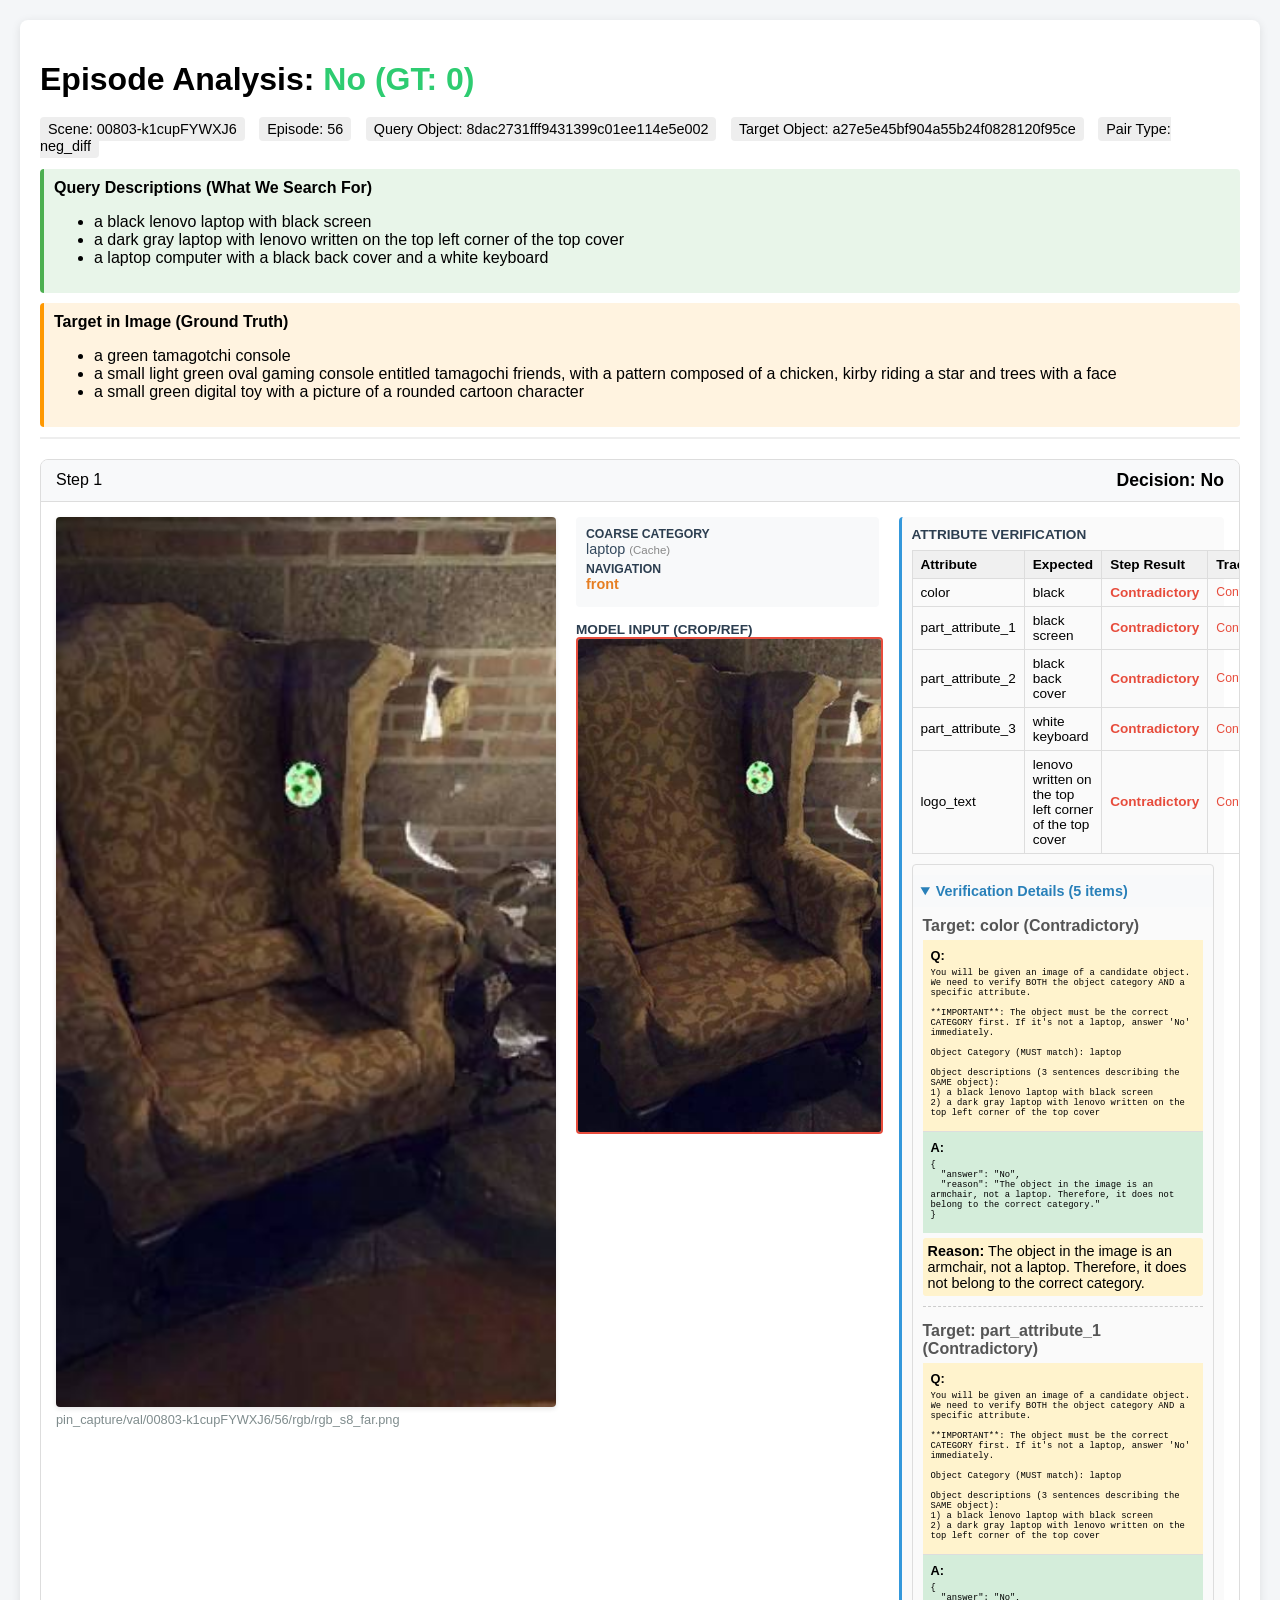
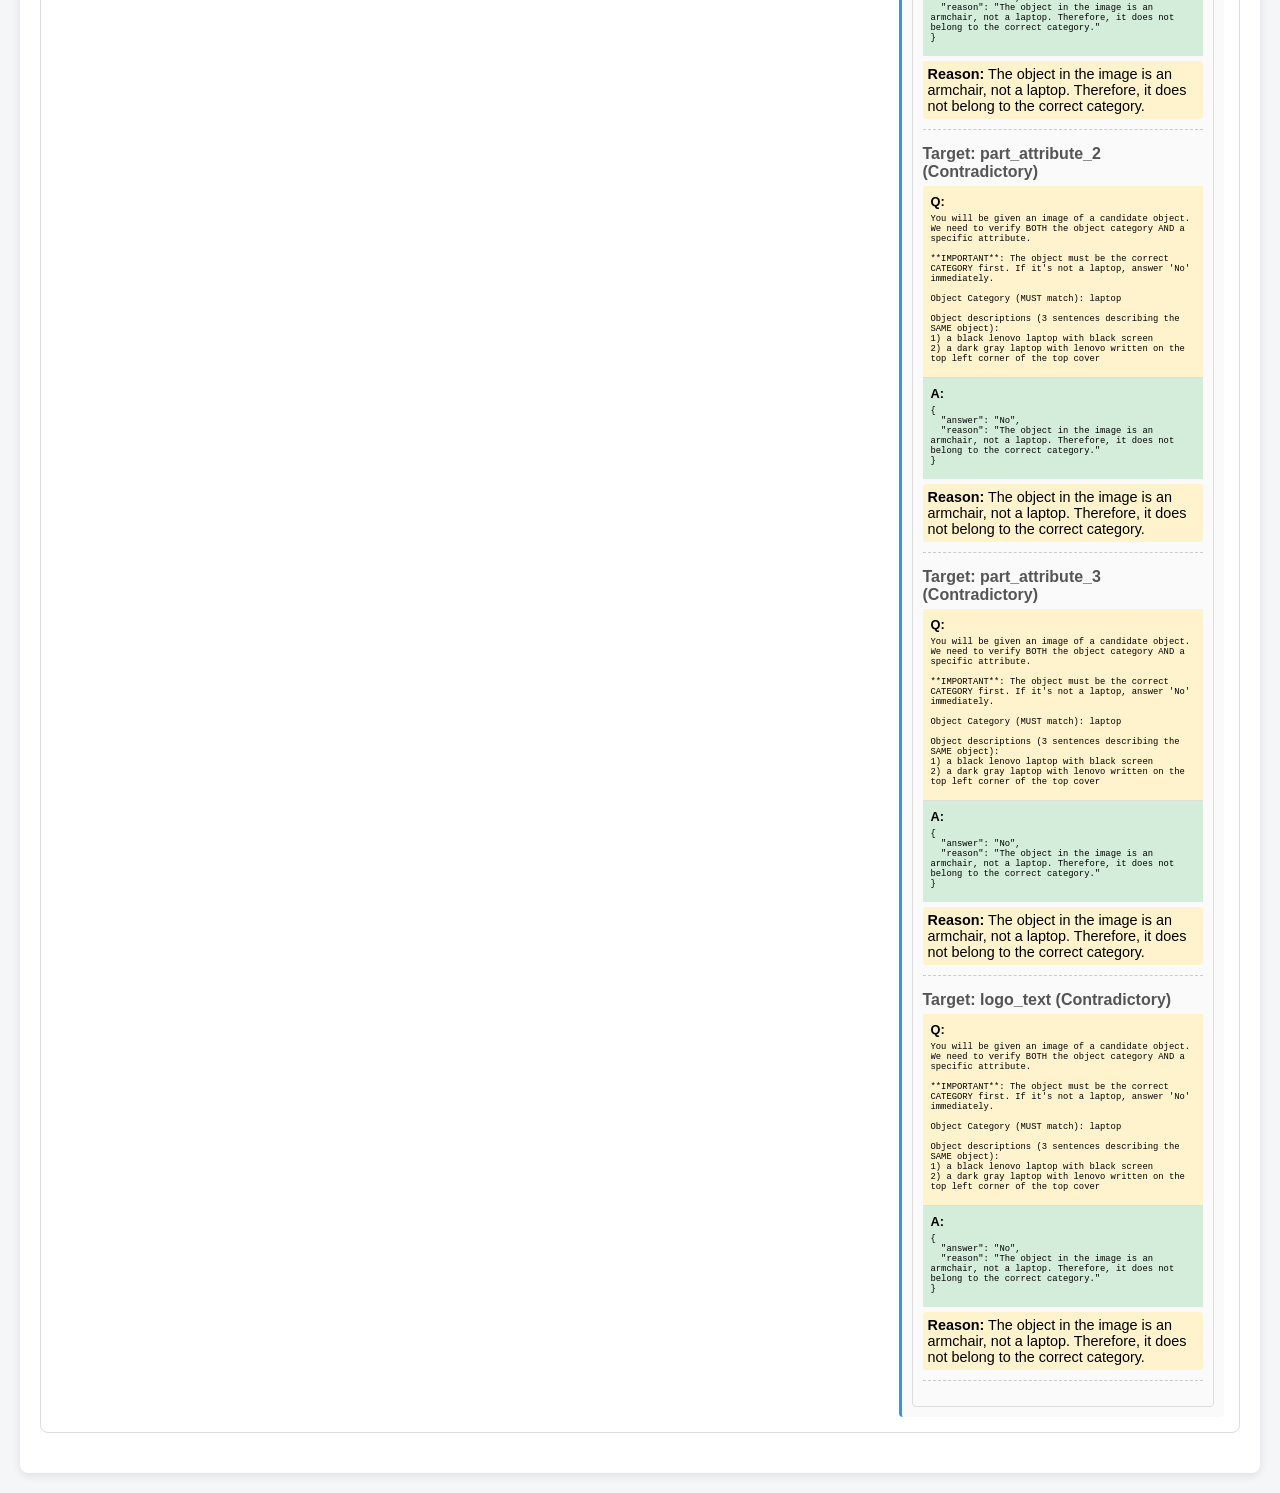
<file: project-page/static/demos/demo_neg_diff_correct.html>
<html>
        <head>
            <style>
                body { font-family: 'Segoe UI', sans-serif; background-color: #f4f6f8; margin: 20px; }
                .container { background: white; padding: 20px; border-radius: 8px; box-shadow: 0 2px 10px rgba(0,0,0,0.1); max-width: 1400px; margin: 0 auto; }
                .header { border-bottom: 2px solid #eee; padding-bottom: 10px; margin-bottom: 20px; }
                .meta-tags span { background: #eee; padding: 4px 8px; border-radius: 4px; font-size: 0.9em; margin-right: 10px; }
                
                .step-card { background: #fff; border: 1px solid #ddd; border-radius: 8px; margin-bottom: 20px; overflow: hidden; }
                .step-header { background: #f8f9fa; padding: 10px 15px; border-bottom: 1px solid #ddd; display: flex; justify-content: space-between; align-items: center; }
                
                .step-body { display: flex; flex-wrap: wrap; gap: 20px; padding: 15px; align-items: flex-start; }
                
                /* Column 1: Main View */
                .col-main { flex: 2; min-width: 300px; max-width: 500px; }
                .col-main img { width: 100%; border-radius: 4px; box-shadow: 0 2px 5px rgba(0,0,0,0.1); }
                .path-text { font-size: 0.8em; color: #7f8c8d; margin-top: 5px; word-break: break-all; }
                
                /* Column 2: Model Input & Config */
                .col-mid { flex: 1; min-width: 200px; display: flex; flex-direction: column; gap: 15px; }
                .crop-box img { width: 100%; border: 2px solid #e74c3c; border-radius: 4px; }
                .info-panel { background: #f8f9fa; padding: 10px; border-radius: 4px; font-size: 0.9em; }
                .info-label { font-weight: bold; color: #2c3e50; font-size: 0.85em; text-transform: uppercase; }
                .info-val { margin-bottom: 5px; color: #34495e; }

                /* Column 3: State & Prompts */
                .col-right { flex: 1; min-width: 250px; background: #fafafa; padding: 10px; border-radius: 4px; border-left: 3px solid #3498db; }
                .tracker-state { white-space: pre-wrap; font-family: monospace; font-size: 0.85em; color: #2c3e50; }
                
                /* Collapsible Prompts */
                details { margin-top: 10px; border-top: 1px solid #ddd; padding-top: 10px; }
                summary { cursor: pointer; color: #2980b9; font-weight: bold; outline: none; }
                .prompt-list ul { padding-left: 20px; margin: 5px 0; font-size: 0.9em; color: #555; }
                
                .decision { font-size: 1.1em; font-weight: bold; }
                .nav-arrow { color: #e67e22; font-weight: bold; }
                
                /* Attribute Table */
                .attr-table { width: 100%; border-collapse: collapse; font-size: 0.85em; margin-top: 8px; }
                .attr-table th, .attr-table td { border: 1px solid #ddd; padding: 6px 8px; text-align: left; }
                .attr-table th { background: #f0f0f0; font-weight: bold; }
                .attr-table tr:nth-child(even) { background: #fafafa; }
                
                /* Vote Status */
                .vote-status { margin-top: 10px; padding: 5px 8px; background: #e8f4f8; border-radius: 4px; font-size: 0.85em; font-weight: bold; color: #2c3e50; }
                
                /* Dialogue Sections */
                .dialogue-section { margin-top: 10px; border: 1px solid #ddd; border-radius: 4px; }
                .dialogue-section summary { padding: 8px; background: #f8f9fa; cursor: pointer; font-size: 0.9em; }
                .dialogue-section summary:hover { background: #e9ecef; }
                .prompt-box, .response-box { padding: 8px; font-size: 0.8em; }
                .prompt-box { background: #fff3cd; border-bottom: 1px solid #ddd; }
                .response-box { background: #d4edda; }
                .prompt-box pre, .response-box pre { white-space: pre-wrap; word-wrap: break-word; margin: 5px 0; font-size: 0.85em; max-height: 150px; overflow-y: auto; }
            </style>
        </head>
        <body>
            <div class="container">
                <div class="header">
                    <h1>Episode Analysis: <span style="color: #2ecc71">No (GT: 0)</span></h1>
                    <div class="meta-tags">
                        <span>Scene: 00803-k1cupFYWXJ6</span>
                        <span>Episode: 56</span>
                        <span>Query Object: 8dac2731fff9431399c01ee114e5e002</span>
                        <span>Target Object: a27e5e45bf904a55b24f0828120f95ce</span>
                        <span>Pair Type: neg_diff</span>
                    </div>
                    <div style="margin-top: 15px; background:#e8f5e9; padding:10px; border-radius:4px; border-left: 4px solid #4caf50;">
                        <h3 style="margin:0 0 10px 0; font-size:1em;">Query Descriptions (What We Search For)</h3>
                        <ul><li>a black lenovo laptop with black screen</li><li>a dark gray laptop with lenovo written on the top left corner of the top cover</li><li>a laptop computer with a black back cover and a white keyboard</li></ul>
                    </div>
                    <div style="margin-top: 10px; background:#fff3e0; padding:10px; border-radius:4px; border-left: 4px solid #ff9800;">
                        <h3 style="margin:0 0 10px 0; font-size:1em;">Target in Image (Ground Truth)</h3>
                        <ul><li>a green tamagotchi console</li><li>a small light green oval gaming console entitled tamagochi friends, with a pattern composed of a chicken, kirby riding a star and trees with a face </li><li>a small green digital toy with a picture of a rounded cartoon character</li></ul>
                    </div>
                </div>
        
            <div class='step-card'>
                <div class='step-header'>
                    <span>Step 1</span>
                    <span class='decision'>Decision: No</span>
                </div>
                <div class='step-body'>
                    <!-- Col 1 -->
                    <div class='col-main'>
                        <img src='[data-uri]' alt='Main View'>
                        <div class='path-text'>pin_capture/val/00803-k1cupFYWXJ6/56/rgb/rgb_s8_far.png</div>
                    </div>

                    <!-- Col 2 -->
                    <div class='col-mid'>
                        <div class='info-panel'>
                            <div class='info-label'>Coarse Category</div>
                            <div class='info-val'>laptop <span style='font-size:0.8em; color:#888'>(Cache)</span></div>
                            <div class='info-label'>Navigation</div>
                            <div class='info-val nav-arrow'>front</div>
                            <!-- NBV Debug -->
                            
                        </div>
                        
                    <div class='crop-box'>
                        <div class='info-label'>Model Input (Crop/Ref)</div>
                        <img src='[data-uri]'>
                    </div>
                    
                    </div>

                    <!-- Col 3 -->
                    <div class='col-right'>
                        <div class='info-label'>Attribute Verification</div>
                        
                <table class='attr-table'>
                    <thead><tr><th>Attribute</th><th>Expected</th><th>Step Result</th><th>Tracker</th></tr></thead>
                    <tbody>
                <tr>
                    <td>color</td>
                    <td>black</td>
                    <td style='color:#e74c3c;font-weight:bold;'>Contradictory</td>
                    <td style='color:#e74c3c;font-size:0.9em;'>Contradictory</td>
                </tr>
                
                <tr>
                    <td>part_attribute_1</td>
                    <td>black screen</td>
                    <td style='color:#e74c3c;font-weight:bold;'>Contradictory</td>
                    <td style='color:#e74c3c;font-size:0.9em;'>Contradictory</td>
                </tr>
                
                <tr>
                    <td>part_attribute_2</td>
                    <td>black back cover</td>
                    <td style='color:#e74c3c;font-weight:bold;'>Contradictory</td>
                    <td style='color:#e74c3c;font-size:0.9em;'>Contradictory</td>
                </tr>
                
                <tr>
                    <td>part_attribute_3</td>
                    <td>white keyboard</td>
                    <td style='color:#e74c3c;font-weight:bold;'>Contradictory</td>
                    <td style='color:#e74c3c;font-size:0.9em;'>Contradictory</td>
                </tr>
                
                <tr>
                    <td>logo_text</td>
                    <td>lenovo written on the top left corner of the top cover</td>
                    <td style='color:#e74c3c;font-weight:bold;'>Contradictory</td>
                    <td style='color:#e74c3c;font-size:0.9em;'>Contradictory</td>
                </tr>
                </tbody>
                </table>
                
                        
                        
                <details class='dialogue-section' open>
                    <summary>Verification Details (5 items)</summary>
                    <div style="padding:10px;">
                        
                    <div style="margin-bottom:15px; border-bottom:1px dashed #ccc; padding-bottom:10px;">
                        <div style="font-weight:bold; color:#555; margin-bottom:5px;">Target: color (Contradictory)</div>
                        <div class='prompt-box'><strong>Q:</strong><pre>You will be given an image of a candidate object.
We need to verify BOTH the object category AND a specific attribute.

**IMPORTANT**: The object must be the correct CATEGORY first. If it's not a laptop, answer 'No' immediately.

Object Category (MUST match): laptop

Object descriptions (3 sentences describing the SAME object):
1) a black lenovo laptop with black screen
2) a dark gray laptop with lenovo written on the top left corner of the top cover
3) a laptop computer with a black back cover and a white keyboard

Attribute to verify:
color = black

Answer in JSON format:
{"answer": "Yes/No/Unsure", "reason": "brief explanation"}

Rules:
- FIRST check: Is the object in the image a laptop? If NOT, say 'No'.
- If it IS the correct category, then check the attribute.
- If the attribute matches the expected value, say 'Yes'.
- If the attribute is visible but has a DIFFERENT value (e.g. red instead of blue), say 'No'.
- If the attribute is NOT visible due to angle/occlusion, say 'Unsure'.
</pre></div>
                        <div class='response-box'><strong>A:</strong><pre>{
  "answer": "No",
  "reason": "The object in the image is an armchair, not a laptop. Therefore, it does not belong to the correct category."
}</pre></div>
                        <div style='background:#fff3cd; padding:5px; border-radius:3px; margin-top:5px; font-size:0.9em;'><strong>Reason:</strong> The object in the image is an armchair, not a laptop. Therefore, it does not belong to the correct category.</div>
                    </div>
                    
                    <div style="margin-bottom:15px; border-bottom:1px dashed #ccc; padding-bottom:10px;">
                        <div style="font-weight:bold; color:#555; margin-bottom:5px;">Target: part_attribute_1 (Contradictory)</div>
                        <div class='prompt-box'><strong>Q:</strong><pre>You will be given an image of a candidate object.
We need to verify BOTH the object category AND a specific attribute.

**IMPORTANT**: The object must be the correct CATEGORY first. If it's not a laptop, answer 'No' immediately.

Object Category (MUST match): laptop

Object descriptions (3 sentences describing the SAME object):
1) a black lenovo laptop with black screen
2) a dark gray laptop with lenovo written on the top left corner of the top cover
3) a laptop computer with a black back cover and a white keyboard

Attribute to verify:
part_attribute_1 = black screen

Answer in JSON format:
{"answer": "Yes/No/Unsure", "reason": "brief explanation"}

Rules:
- FIRST check: Is the object in the image a laptop? If NOT, say 'No'.
- If it IS the correct category, then check the attribute.
- If the attribute matches the expected value, say 'Yes'.
- If the attribute is visible but has a DIFFERENT value (e.g. red instead of blue), say 'No'.
- If the attribute is NOT visible due to angle/occlusion, say 'Unsure'.
</pre></div>
                        <div class='response-box'><strong>A:</strong><pre>{
  "answer": "No",
  "reason": "The object in the image is an armchair, not a laptop. Therefore, it does not belong to the correct category."
}</pre></div>
                        <div style='background:#fff3cd; padding:5px; border-radius:3px; margin-top:5px; font-size:0.9em;'><strong>Reason:</strong> The object in the image is an armchair, not a laptop. Therefore, it does not belong to the correct category.</div>
                    </div>
                    
                    <div style="margin-bottom:15px; border-bottom:1px dashed #ccc; padding-bottom:10px;">
                        <div style="font-weight:bold; color:#555; margin-bottom:5px;">Target: part_attribute_2 (Contradictory)</div>
                        <div class='prompt-box'><strong>Q:</strong><pre>You will be given an image of a candidate object.
We need to verify BOTH the object category AND a specific attribute.

**IMPORTANT**: The object must be the correct CATEGORY first. If it's not a laptop, answer 'No' immediately.

Object Category (MUST match): laptop

Object descriptions (3 sentences describing the SAME object):
1) a black lenovo laptop with black screen
2) a dark gray laptop with lenovo written on the top left corner of the top cover
3) a laptop computer with a black back cover and a white keyboard

Attribute to verify:
part_attribute_2 = black back cover

Answer in JSON format:
{"answer": "Yes/No/Unsure", "reason": "brief explanation"}

Rules:
- FIRST check: Is the object in the image a laptop? If NOT, say 'No'.
- If it IS the correct category, then check the attribute.
- If the attribute matches the expected value, say 'Yes'.
- If the attribute is visible but has a DIFFERENT value (e.g. red instead of blue), say 'No'.
- If the attribute is NOT visible due to angle/occlusion, say 'Unsure'.
</pre></div>
                        <div class='response-box'><strong>A:</strong><pre>{
  "answer": "No",
  "reason": "The object in the image is an armchair, not a laptop. Therefore, it does not belong to the correct category."
}</pre></div>
                        <div style='background:#fff3cd; padding:5px; border-radius:3px; margin-top:5px; font-size:0.9em;'><strong>Reason:</strong> The object in the image is an armchair, not a laptop. Therefore, it does not belong to the correct category.</div>
                    </div>
                    
                    <div style="margin-bottom:15px; border-bottom:1px dashed #ccc; padding-bottom:10px;">
                        <div style="font-weight:bold; color:#555; margin-bottom:5px;">Target: part_attribute_3 (Contradictory)</div>
                        <div class='prompt-box'><strong>Q:</strong><pre>You will be given an image of a candidate object.
We need to verify BOTH the object category AND a specific attribute.

**IMPORTANT**: The object must be the correct CATEGORY first. If it's not a laptop, answer 'No' immediately.

Object Category (MUST match): laptop

Object descriptions (3 sentences describing the SAME object):
1) a black lenovo laptop with black screen
2) a dark gray laptop with lenovo written on the top left corner of the top cover
3) a laptop computer with a black back cover and a white keyboard

Attribute to verify:
part_attribute_3 = white keyboard

Answer in JSON format:
{"answer": "Yes/No/Unsure", "reason": "brief explanation"}

Rules:
- FIRST check: Is the object in the image a laptop? If NOT, say 'No'.
- If it IS the correct category, then check the attribute.
- If the attribute matches the expected value, say 'Yes'.
- If the attribute is visible but has a DIFFERENT value (e.g. red instead of blue), say 'No'.
- If the attribute is NOT visible due to angle/occlusion, say 'Unsure'.
</pre></div>
                        <div class='response-box'><strong>A:</strong><pre>{
  "answer": "No",
  "reason": "The object in the image is an armchair, not a laptop. Therefore, it does not belong to the correct category."
}</pre></div>
                        <div style='background:#fff3cd; padding:5px; border-radius:3px; margin-top:5px; font-size:0.9em;'><strong>Reason:</strong> The object in the image is an armchair, not a laptop. Therefore, it does not belong to the correct category.</div>
                    </div>
                    
                    <div style="margin-bottom:15px; border-bottom:1px dashed #ccc; padding-bottom:10px;">
                        <div style="font-weight:bold; color:#555; margin-bottom:5px;">Target: logo_text (Contradictory)</div>
                        <div class='prompt-box'><strong>Q:</strong><pre>You will be given an image of a candidate object.
We need to verify BOTH the object category AND a specific attribute.

**IMPORTANT**: The object must be the correct CATEGORY first. If it's not a laptop, answer 'No' immediately.

Object Category (MUST match): laptop

Object descriptions (3 sentences describing the SAME object):
1) a black lenovo laptop with black screen
2) a dark gray laptop with lenovo written on the top left corner of the top cover
3) a laptop computer with a black back cover and a white keyboard

Attribute to verify:
logo_text = lenovo written on the top left corner of the top cover

Answer in JSON format:
{"answer": "Yes/No/Unsure", "reason": "brief explanation"}

Rules:
- FIRST check: Is the object in the image a laptop? If NOT, say 'No'.
- If it IS the correct category, then check the attribute.
- If the attribute matches the expected value, say 'Yes'.
- If the attribute is visible but has a DIFFERENT value (e.g. red instead of blue), say 'No'.
- If the attribute is NOT visible due to angle/occlusion, say 'Unsure'.
</pre></div>
                        <div class='response-box'><strong>A:</strong><pre>{
  "answer": "No",
  "reason": "The object in the image is an armchair, not a laptop. Therefore, it does not belong to the correct category."
}</pre></div>
                        <div style='background:#fff3cd; padding:5px; border-radius:3px; margin-top:5px; font-size:0.9em;'><strong>Reason:</strong> The object in the image is an armchair, not a laptop. Therefore, it does not belong to the correct category.</div>
                    </div>
                    
                    </div>
                </details>
                
                        
                        
                    </div>
                </div>
            </div>
            
            </div>
        </body>
        </html>
</file>
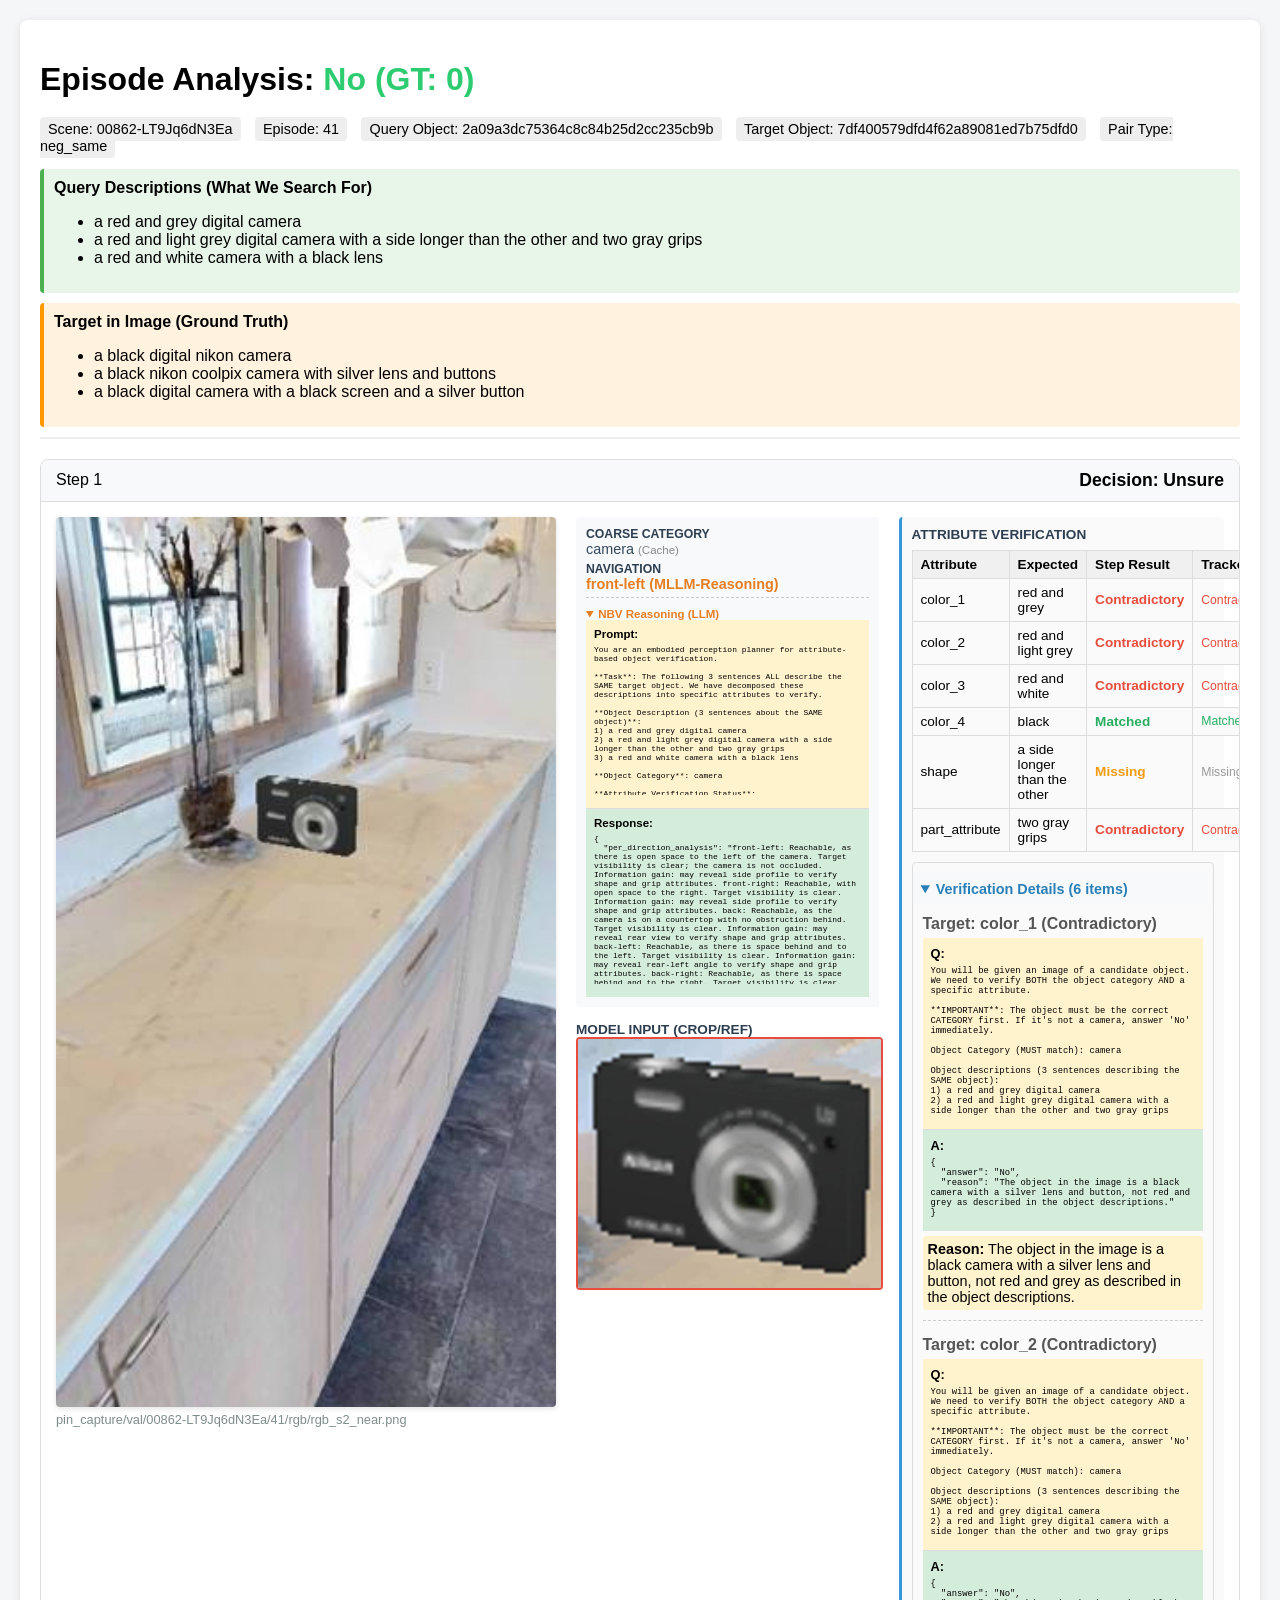
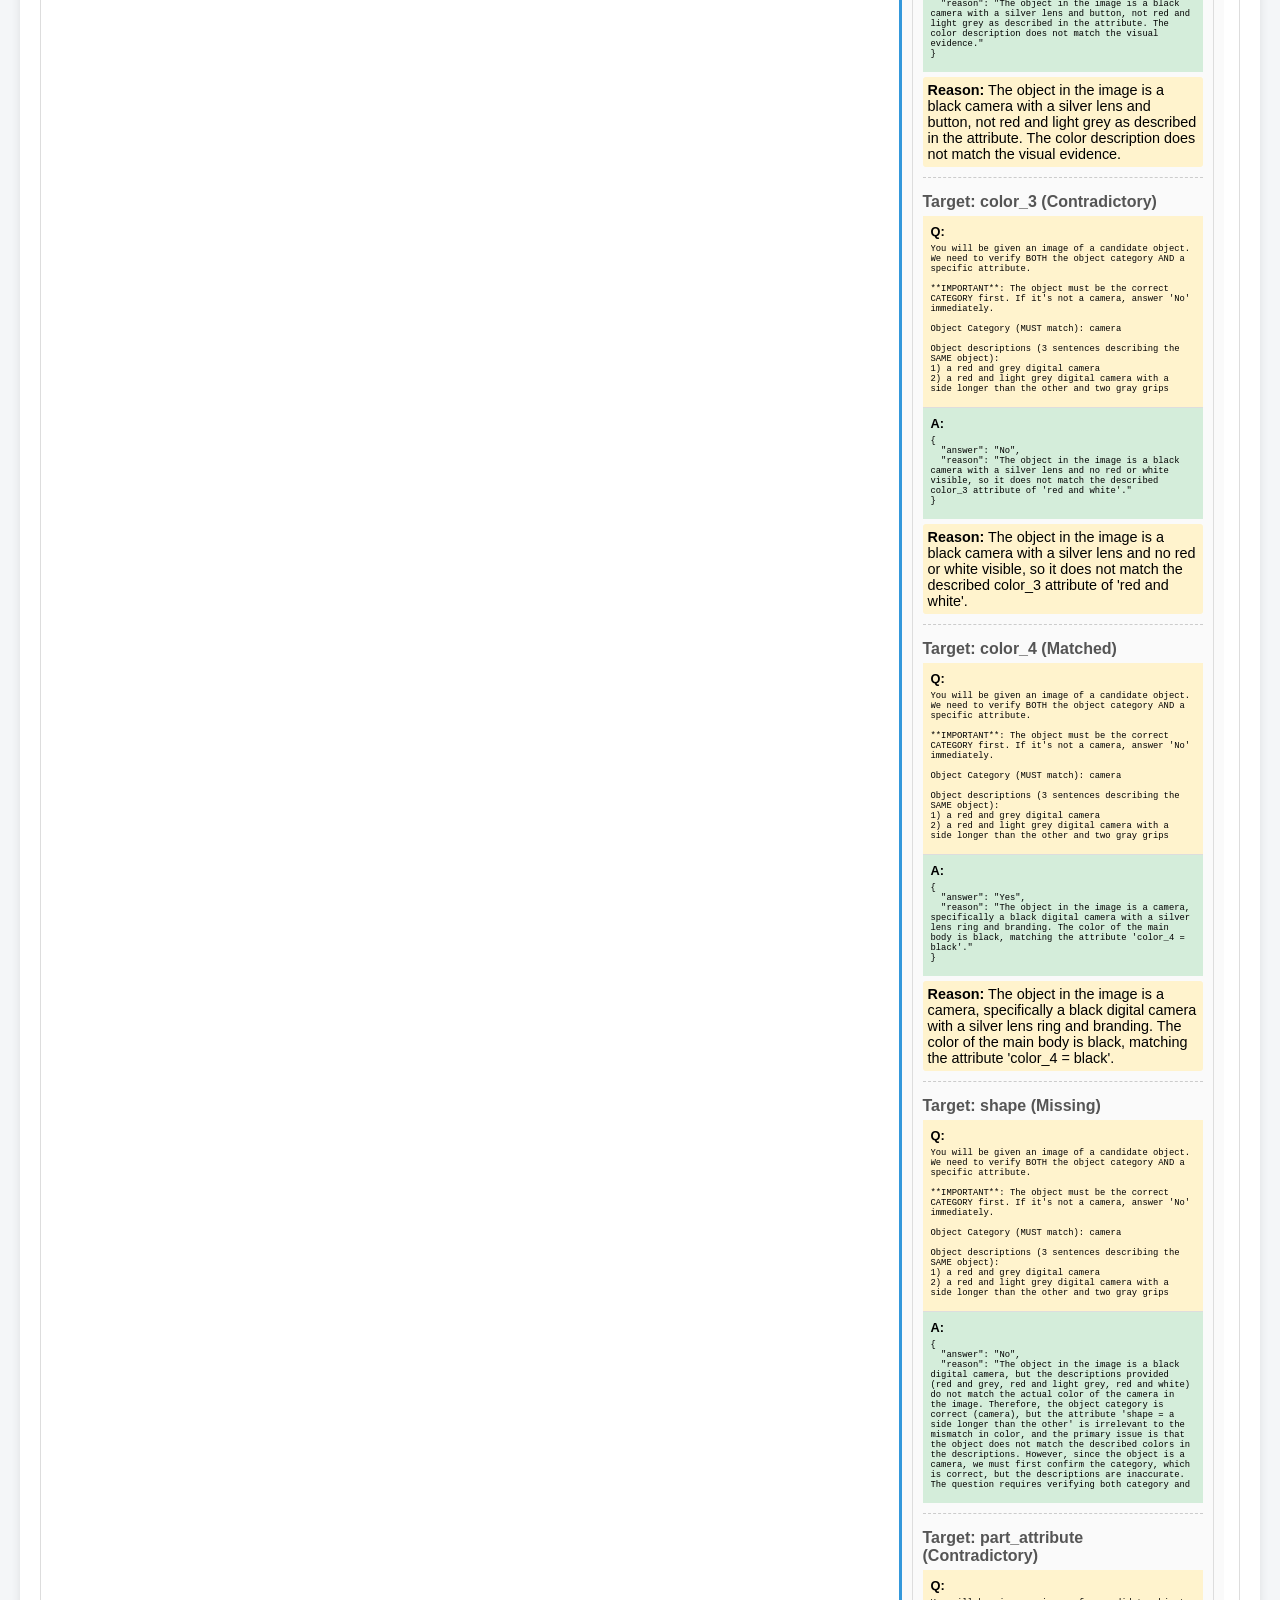
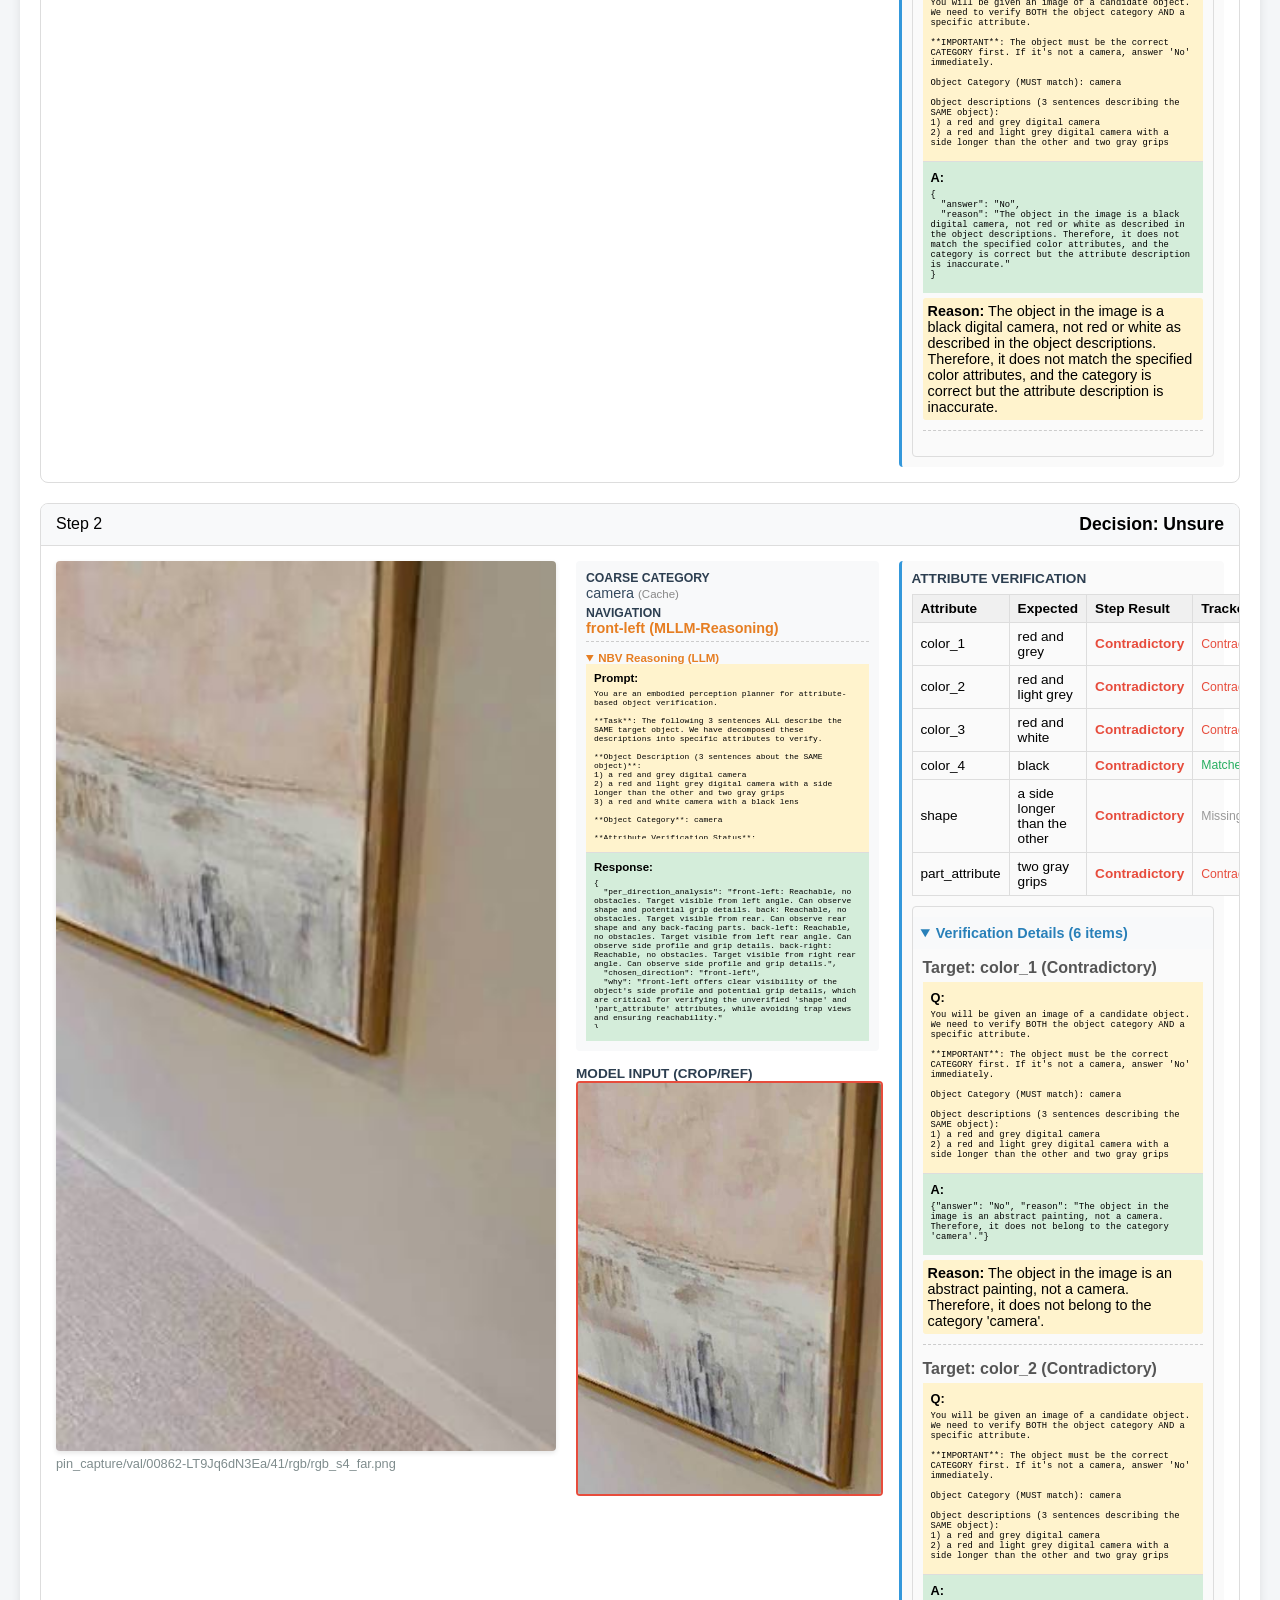
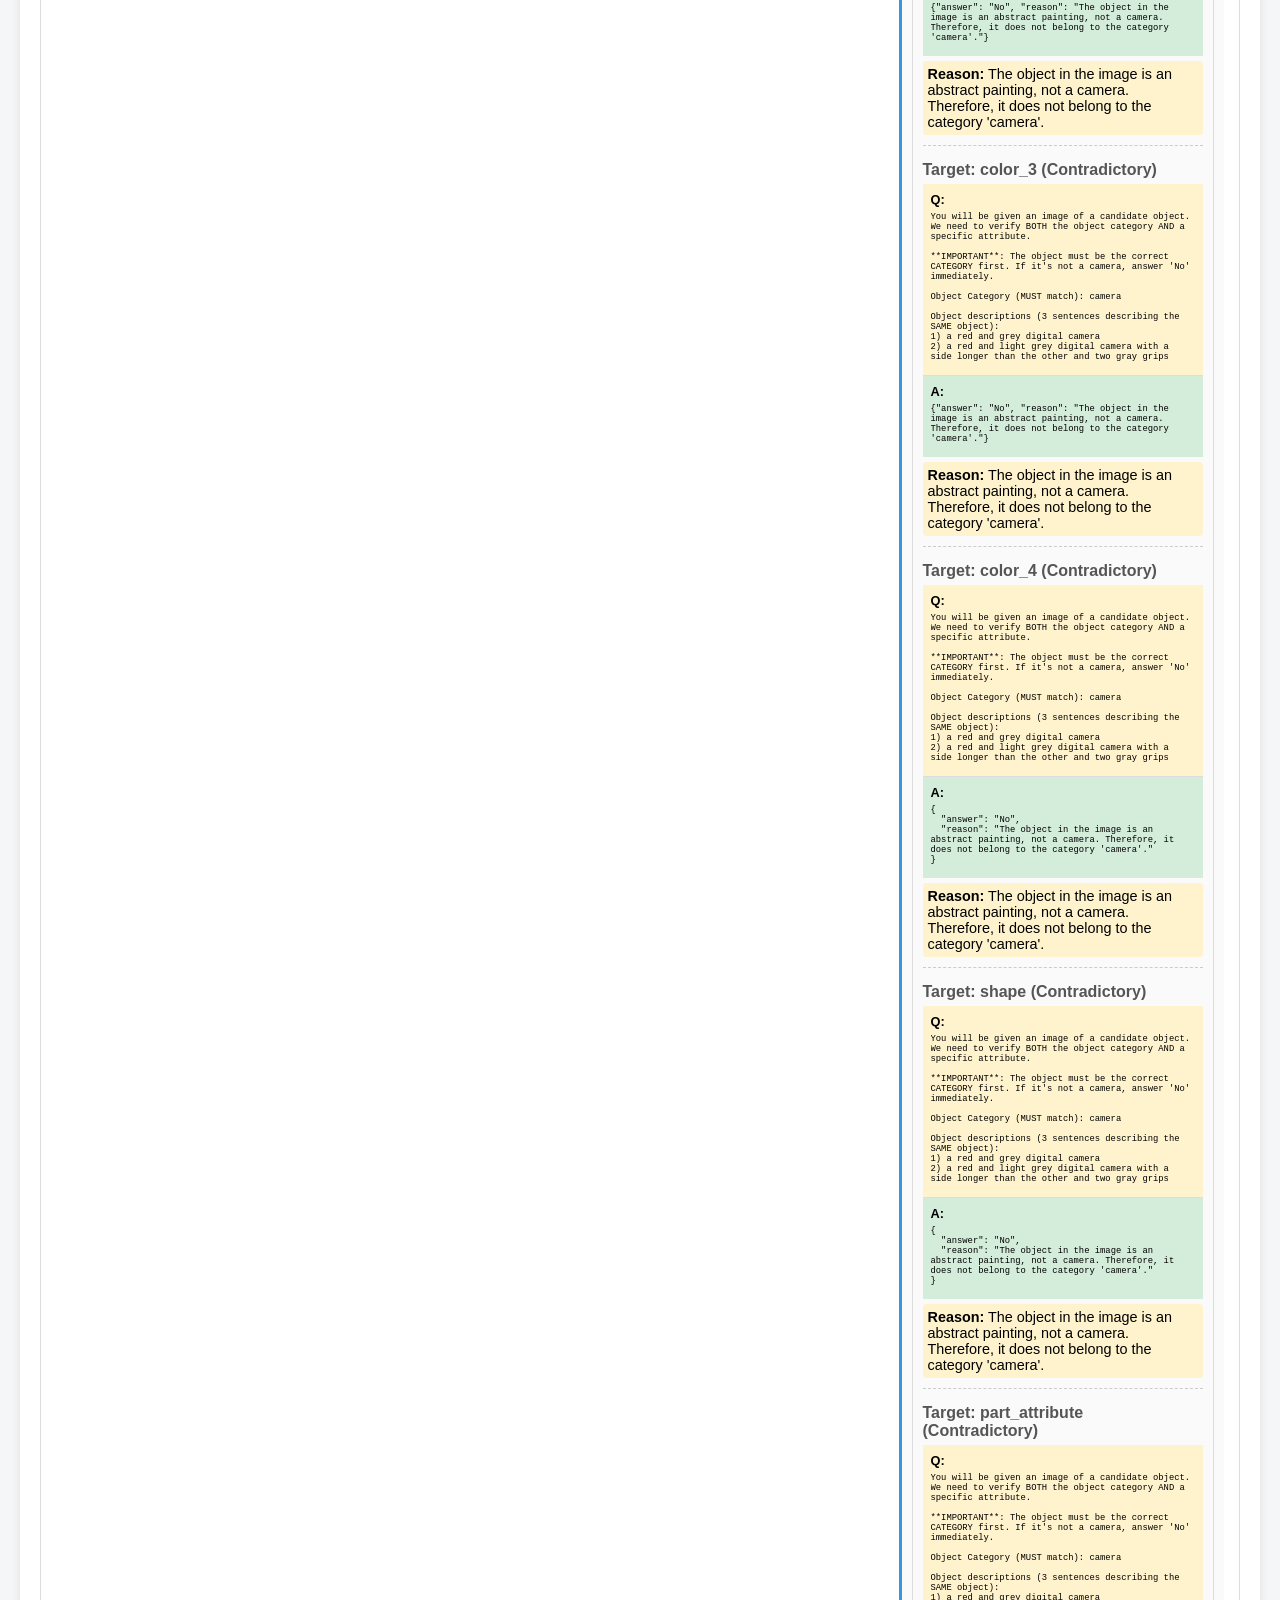
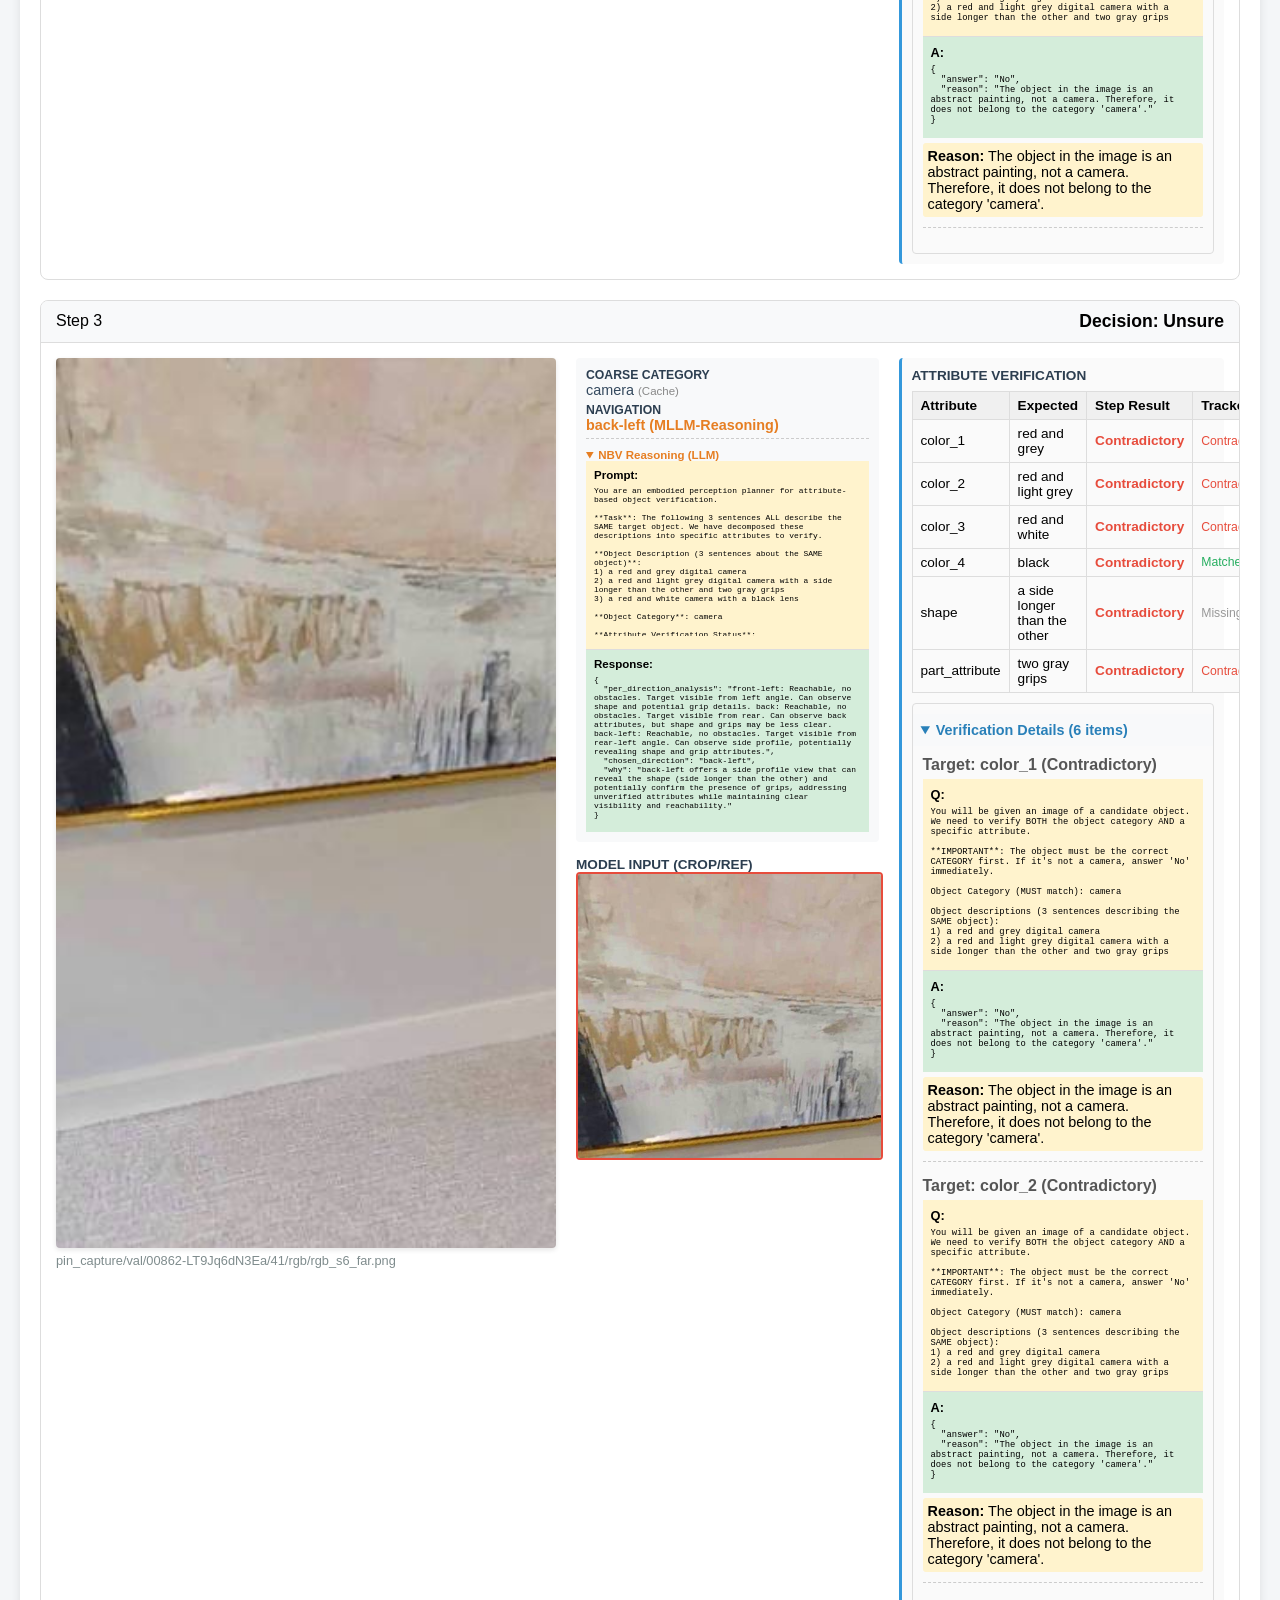
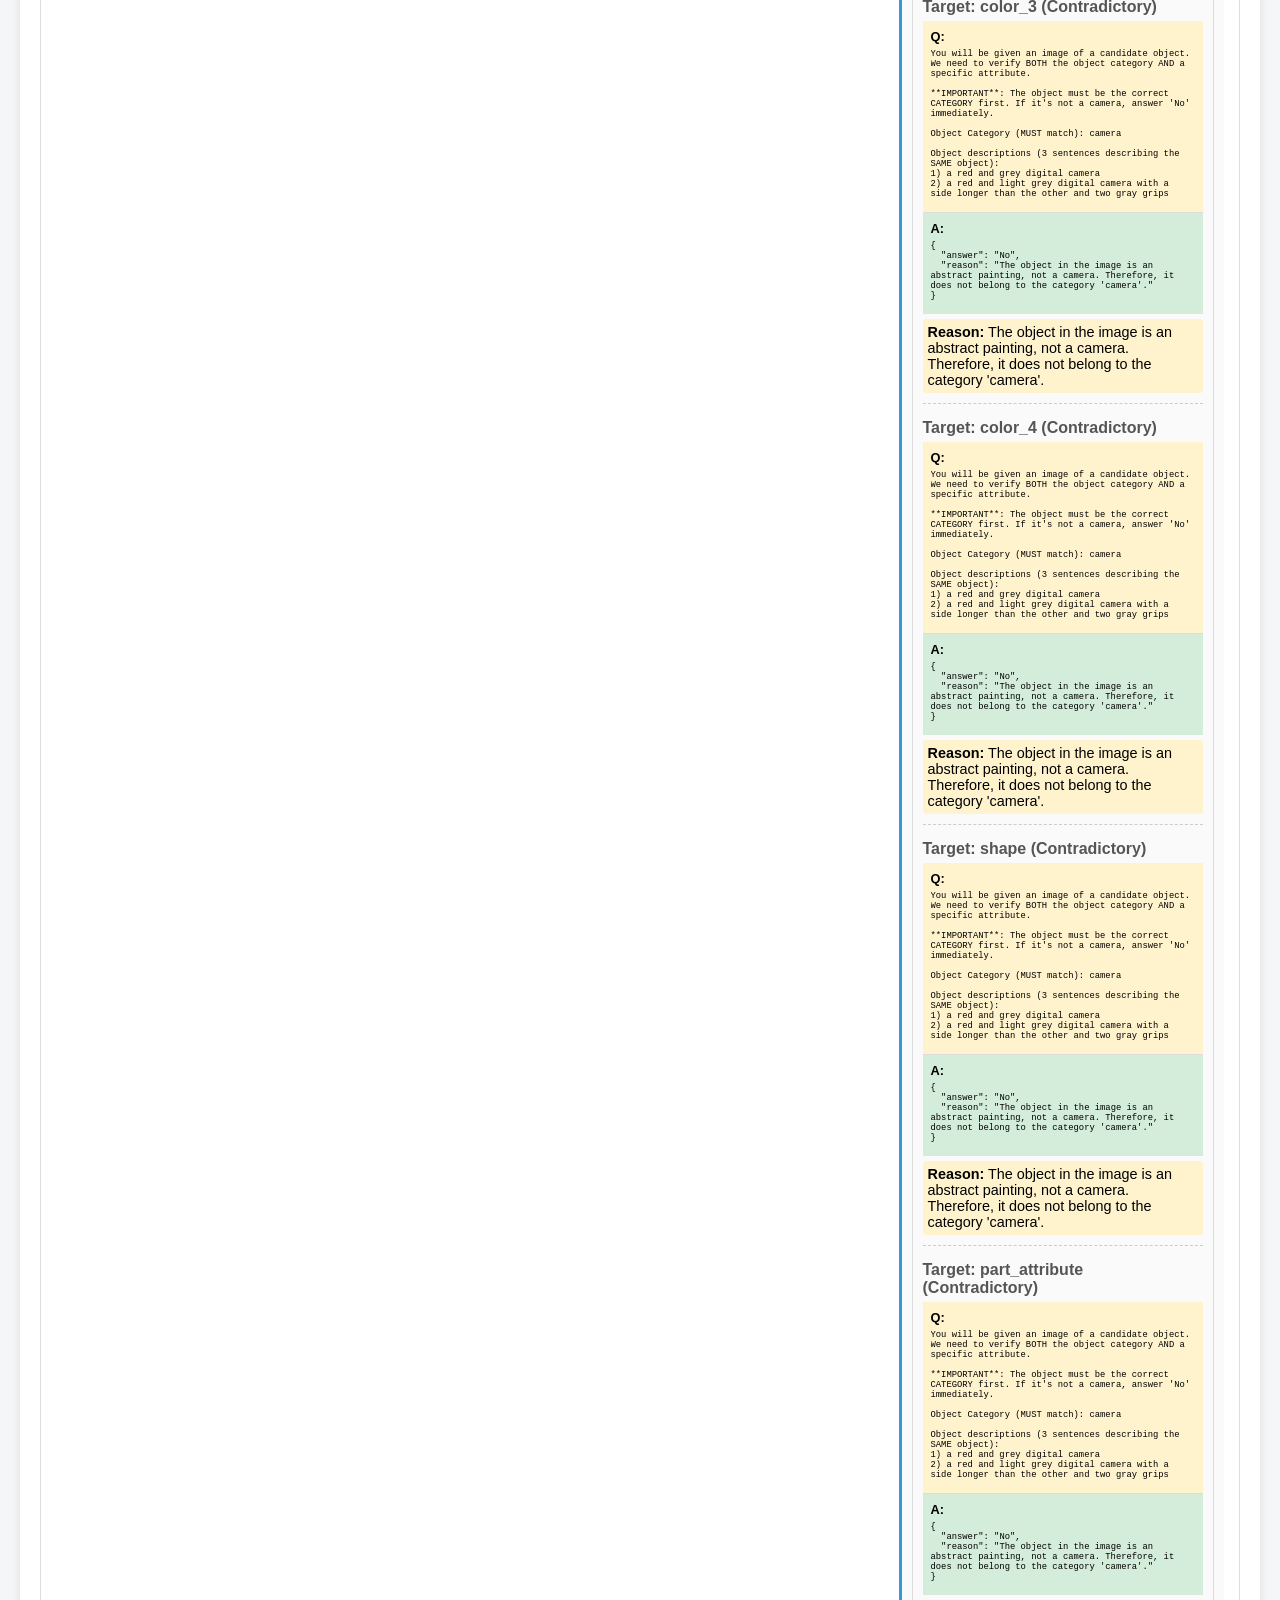
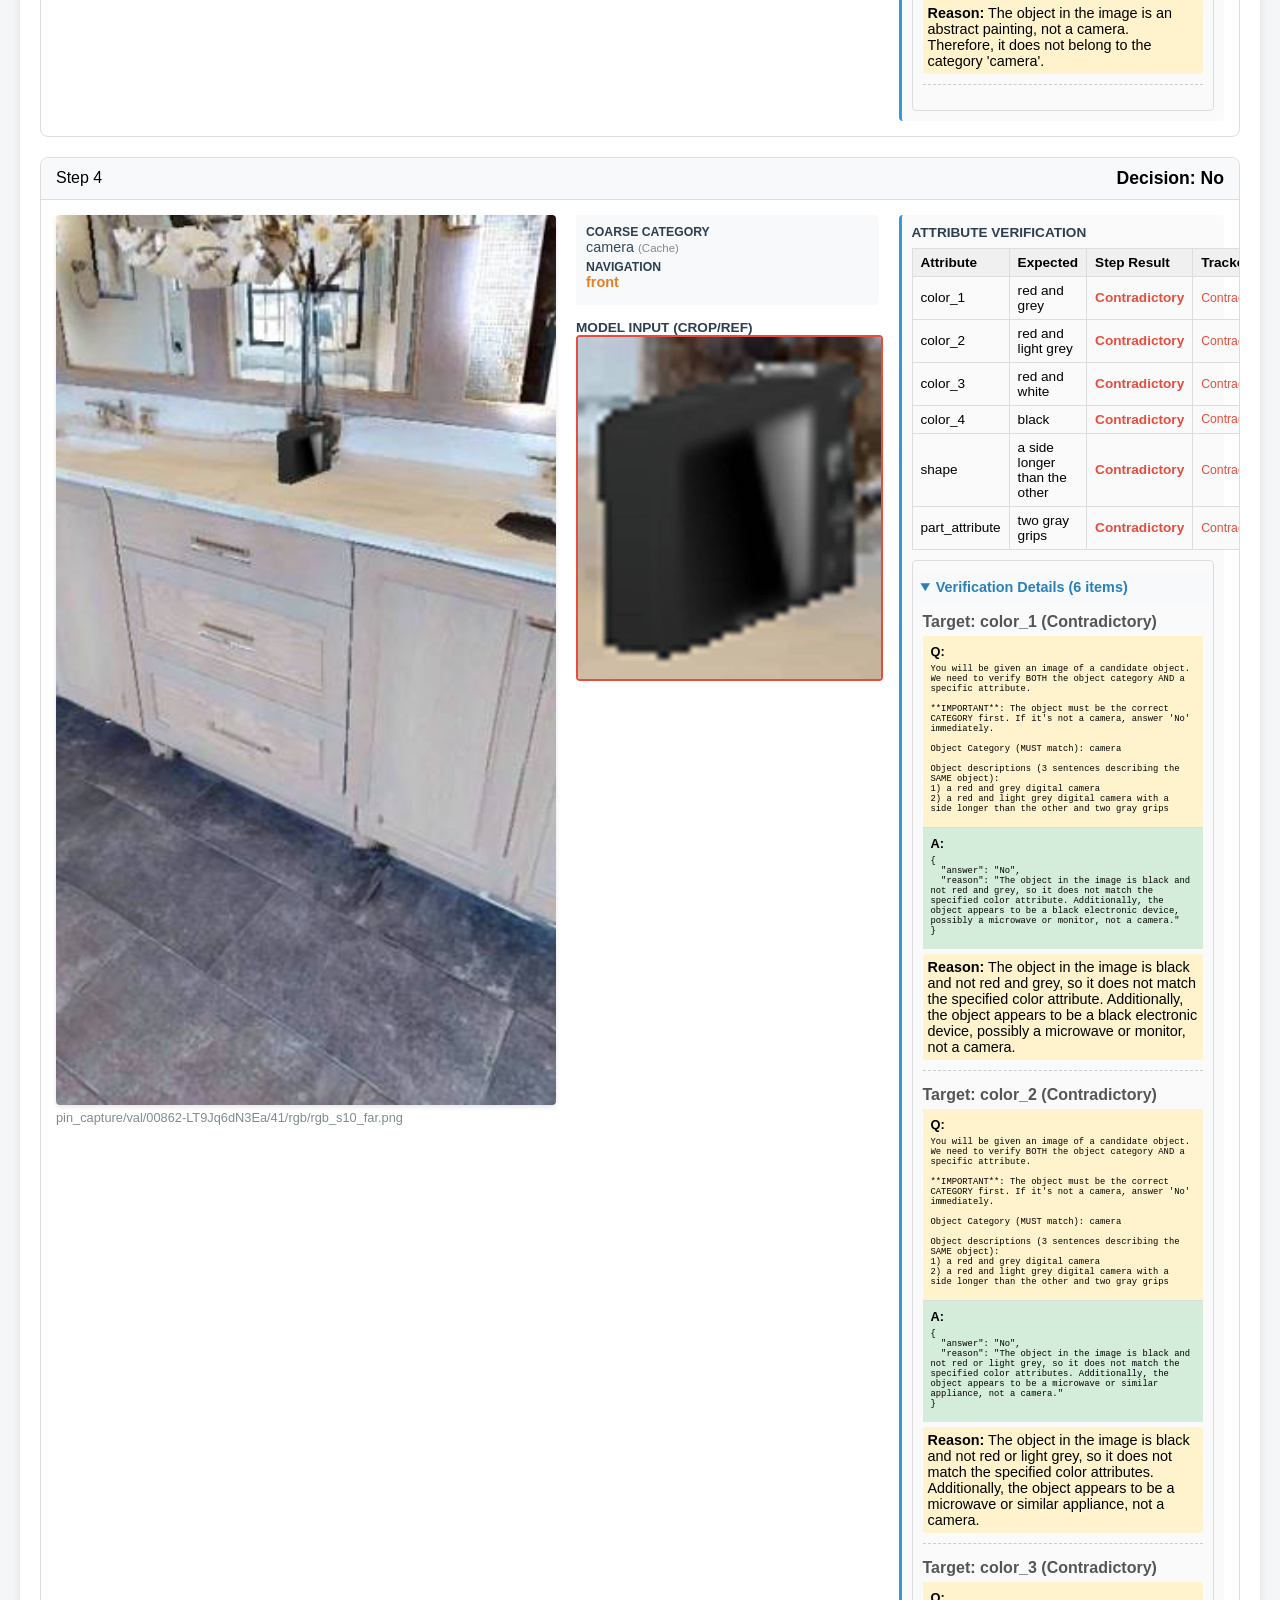
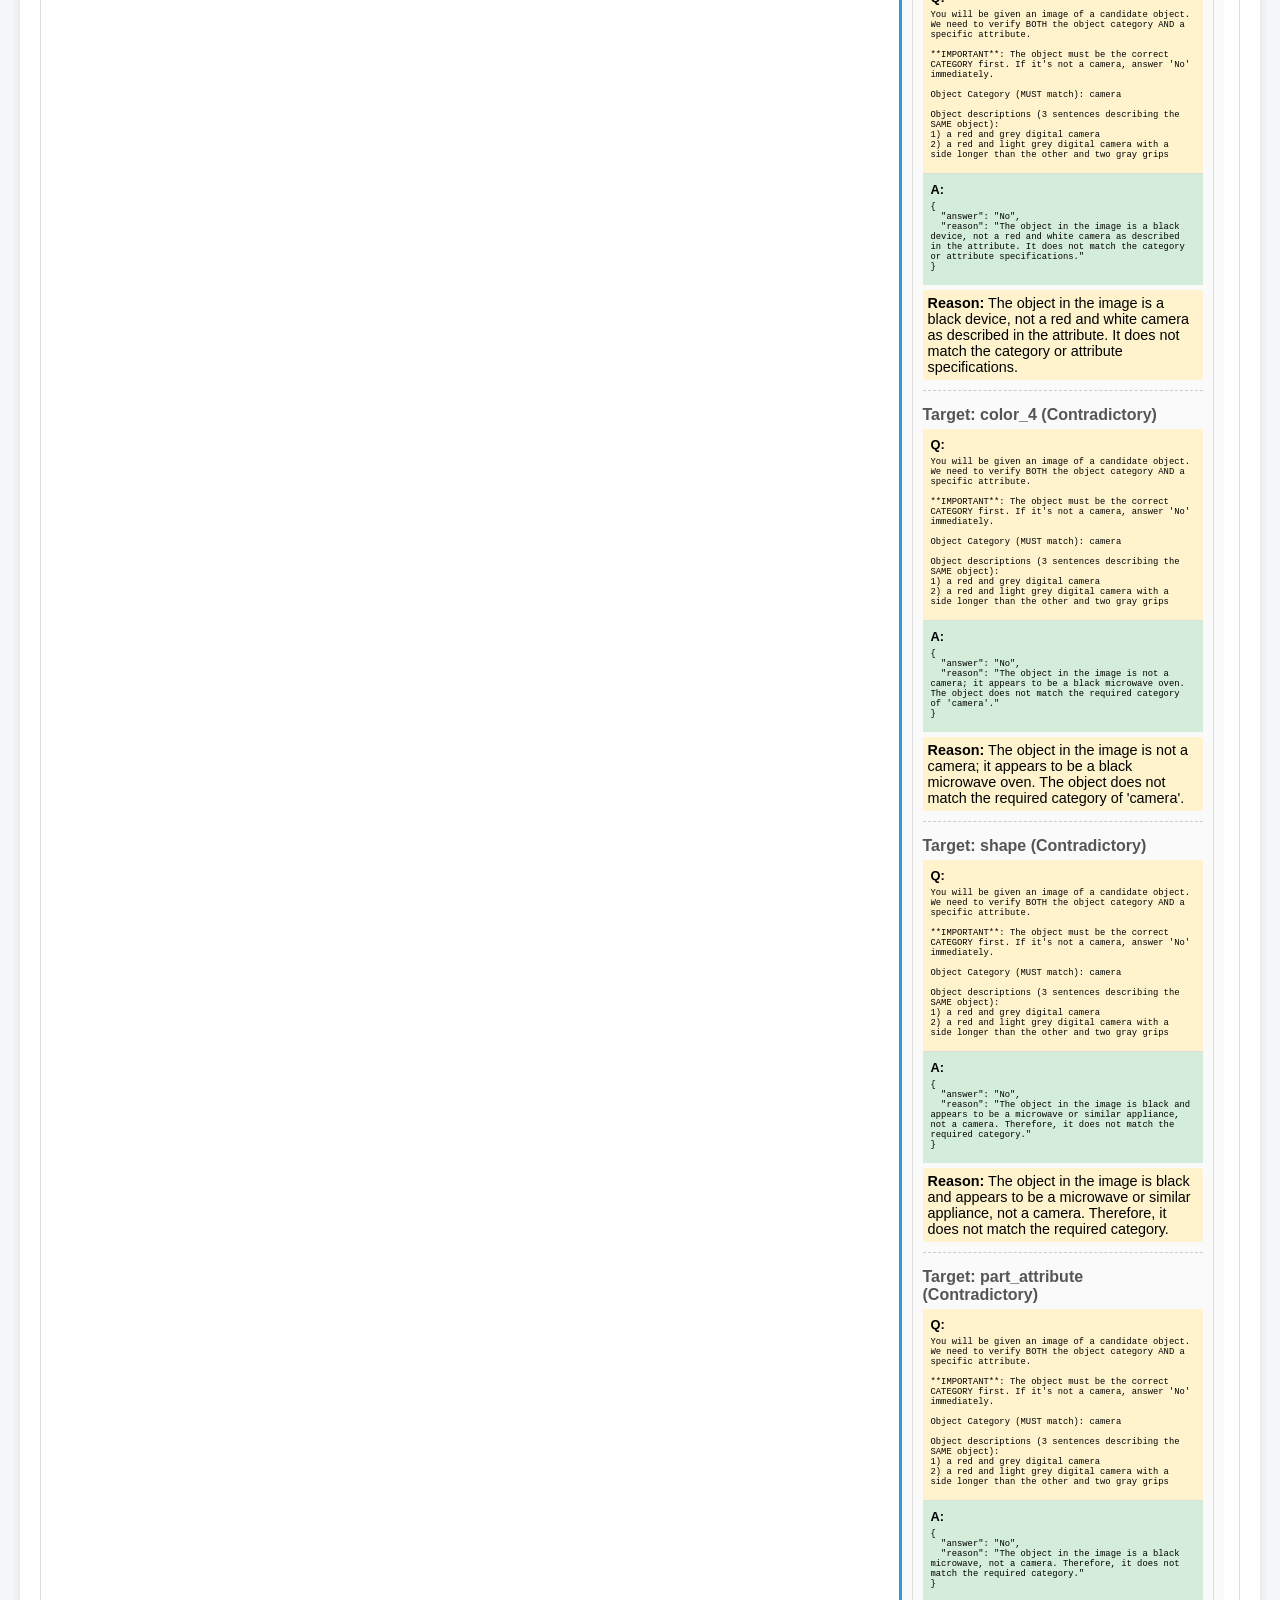
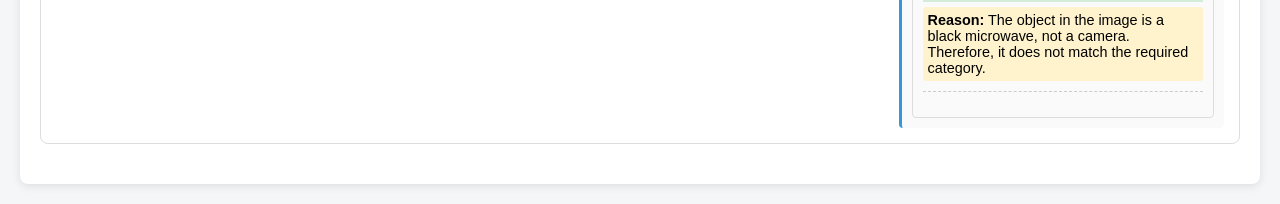
<file: project-page/static/demos/demo_neg_same_rejection.html>
<html>
        <head>
            <style>
                body { font-family: 'Segoe UI', sans-serif; background-color: #f4f6f8; margin: 20px; }
                .container { background: white; padding: 20px; border-radius: 8px; box-shadow: 0 2px 10px rgba(0,0,0,0.1); max-width: 1400px; margin: 0 auto; }
                .header { border-bottom: 2px solid #eee; padding-bottom: 10px; margin-bottom: 20px; }
                .meta-tags span { background: #eee; padding: 4px 8px; border-radius: 4px; font-size: 0.9em; margin-right: 10px; }
                
                .step-card { background: #fff; border: 1px solid #ddd; border-radius: 8px; margin-bottom: 20px; overflow: hidden; }
                .step-header { background: #f8f9fa; padding: 10px 15px; border-bottom: 1px solid #ddd; display: flex; justify-content: space-between; align-items: center; }
                
                .step-body { display: flex; flex-wrap: wrap; gap: 20px; padding: 15px; align-items: flex-start; }
                
                /* Column 1: Main View */
                .col-main { flex: 2; min-width: 300px; max-width: 500px; }
                .col-main img { width: 100%; border-radius: 4px; box-shadow: 0 2px 5px rgba(0,0,0,0.1); }
                .path-text { font-size: 0.8em; color: #7f8c8d; margin-top: 5px; word-break: break-all; }
                
                /* Column 2: Model Input & Config */
                .col-mid { flex: 1; min-width: 200px; display: flex; flex-direction: column; gap: 15px; }
                .crop-box img { width: 100%; border: 2px solid #e74c3c; border-radius: 4px; }
                .info-panel { background: #f8f9fa; padding: 10px; border-radius: 4px; font-size: 0.9em; }
                .info-label { font-weight: bold; color: #2c3e50; font-size: 0.85em; text-transform: uppercase; }
                .info-val { margin-bottom: 5px; color: #34495e; }

                /* Column 3: State & Prompts */
                .col-right { flex: 1; min-width: 250px; background: #fafafa; padding: 10px; border-radius: 4px; border-left: 3px solid #3498db; }
                .tracker-state { white-space: pre-wrap; font-family: monospace; font-size: 0.85em; color: #2c3e50; }
                
                /* Collapsible Prompts */
                details { margin-top: 10px; border-top: 1px solid #ddd; padding-top: 10px; }
                summary { cursor: pointer; color: #2980b9; font-weight: bold; outline: none; }
                .prompt-list ul { padding-left: 20px; margin: 5px 0; font-size: 0.9em; color: #555; }
                
                .decision { font-size: 1.1em; font-weight: bold; }
                .nav-arrow { color: #e67e22; font-weight: bold; }
                
                /* Attribute Table */
                .attr-table { width: 100%; border-collapse: collapse; font-size: 0.85em; margin-top: 8px; }
                .attr-table th, .attr-table td { border: 1px solid #ddd; padding: 6px 8px; text-align: left; }
                .attr-table th { background: #f0f0f0; font-weight: bold; }
                .attr-table tr:nth-child(even) { background: #fafafa; }
                
                /* Vote Status */
                .vote-status { margin-top: 10px; padding: 5px 8px; background: #e8f4f8; border-radius: 4px; font-size: 0.85em; font-weight: bold; color: #2c3e50; }
                
                /* Dialogue Sections */
                .dialogue-section { margin-top: 10px; border: 1px solid #ddd; border-radius: 4px; }
                .dialogue-section summary { padding: 8px; background: #f8f9fa; cursor: pointer; font-size: 0.9em; }
                .dialogue-section summary:hover { background: #e9ecef; }
                .prompt-box, .response-box { padding: 8px; font-size: 0.8em; }
                .prompt-box { background: #fff3cd; border-bottom: 1px solid #ddd; }
                .response-box { background: #d4edda; }
                .prompt-box pre, .response-box pre { white-space: pre-wrap; word-wrap: break-word; margin: 5px 0; font-size: 0.85em; max-height: 150px; overflow-y: auto; }
            </style>
        </head>
        <body>
            <div class="container">
                <div class="header">
                    <h1>Episode Analysis: <span style="color: #2ecc71">No (GT: 0)</span></h1>
                    <div class="meta-tags">
                        <span>Scene: 00862-LT9Jq6dN3Ea</span>
                        <span>Episode: 41</span>
                        <span>Query Object: 2a09a3dc75364c8c84b25d2cc235cb9b</span>
                        <span>Target Object: 7df400579dfd4f62a89081ed7b75dfd0</span>
                        <span>Pair Type: neg_same</span>
                    </div>
                    <div style="margin-top: 15px; background:#e8f5e9; padding:10px; border-radius:4px; border-left: 4px solid #4caf50;">
                        <h3 style="margin:0 0 10px 0; font-size:1em;">Query Descriptions (What We Search For)</h3>
                        <ul><li>a red and grey digital camera</li><li>a red and light grey digital camera with a side longer than the other and two gray grips </li><li>a red and white camera with a black lens</li></ul>
                    </div>
                    <div style="margin-top: 10px; background:#fff3e0; padding:10px; border-radius:4px; border-left: 4px solid #ff9800;">
                        <h3 style="margin:0 0 10px 0; font-size:1em;">Target in Image (Ground Truth)</h3>
                        <ul><li>a black digital nikon camera</li><li>a black nikon coolpix camera with silver lens and buttons</li><li>a black digital camera with a black screen and a silver button</li></ul>
                    </div>
                </div>
        
            <div class='step-card'>
                <div class='step-header'>
                    <span>Step 1</span>
                    <span class='decision'>Decision: Unsure</span>
                </div>
                <div class='step-body'>
                    <!-- Col 1 -->
                    <div class='col-main'>
                        <img src='[data-uri]' alt='Main View'>
                        <div class='path-text'>pin_capture/val/00862-LT9Jq6dN3Ea/41/rgb/rgb_s2_near.png</div>
                    </div>

                    <!-- Col 2 -->
                    <div class='col-mid'>
                        <div class='info-panel'>
                            <div class='info-label'>Coarse Category</div>
                            <div class='info-val'>camera <span style='font-size:0.8em; color:#888'>(Cache)</span></div>
                            <div class='info-label'>Navigation</div>
                            <div class='info-val nav-arrow'>front-left (MLLM-Reasoning)</div>
                            <!-- NBV Debug -->
                            
                    <details style='margin-top:5px; border-top:1px dashed #ccc;' open>
                        <summary style='font-size:0.8em; color:#e67e22;'>NBV Reasoning (LLM)</summary>
                        
                        <div class='prompt-box'><strong>Prompt:</strong><pre>You are an embodied perception planner for attribute-based object verification.

**Task**: The following 3 sentences ALL describe the SAME target object. We have decomposed these descriptions into specific attributes to verify.

**Object Description (3 sentences about the SAME object)**:
1) a red and grey digital camera
2) a red and light grey digital camera with a side longer than the other and two gray grips 
3) a red and white camera with a black lens

**Object Category**: camera

**Attribute Verification Status**:
  [CONTRADICTED] color_1: expected 'red and grey'
  [CONTRADICTED] color_2: expected 'red and light grey'
  [CONTRADICTED] color_3: expected 'red and white'
  [VERIFIED] color_4: 'black'
  [UNVERIFIED] shape: 'a side longer than the other'
  [CONTRADICTED] part_attribute: expected 'two gray grips'

**Navigation State**:
- Current View: You are currently viewing the object from the FRONT
- Already Visited: front
- **Available Directions to Move**: ['front-left', 'front-right', 'back', 'back-left', 'back-right']



**Direction Guide** (all directions are relative to YOUR current position):
- front-left: move to YOUR left side (you will see the object from a left angle)
- front-right: move to YOUR right side (you will see the object from a right angle)
- back: move to the opposite side of the object
- back-left: move to the left side of the opposite view
- back-right: move to the right side of the opposite view

**IMPORTANT**: You MUST choose ONE direction STRICTLY from the **Available Directions to Move** list above.
- Do NOT choose a direction that is NOT in the list.
- Do NOT choose 'front'; it means "stay in place" and is never a valid navigation direction.
- Do NOT choose a direction that is listed as "Already Visited".

**Your Task**: Analyze each available direction, then choose the best one.

**STEP 1 — Per-Direction Analysis** (you MUST analyze ALL available directions):
For EACH direction in ['front-left', 'front-right', 'back', 'back-left', 'back-right'], assess:
a) **Reachability**: Look at the scene around the object. Is the path in that direction blocked by walls, furniture, or other obstacles? Is there enough space to move there?
b) **Target Visibility**: If you move there, will you be able to see the target object, or might it be occluded by obstacles or the object's own geometry?
c) **Information Gain**: Which missing/unverified attributes could you potentially observe from that angle?

**STEP 2 — Direction Decision**:
Based on your Step 1 analysis, choose the direction that:
1. Is most likely reachable (clear path, no obstacles)
2. Will likely give you a clear view of the target object
3. Has the highest potential to reveal missing/unverified attributes

Output EXACTLY this JSON format:
{"per_direction_analysis": "&lt;your analysis of each available direction&gt;", "chosen_direction": "&lt;must be from Available Directions&gt;", "why": "&lt;brief reason linking to missing attributes and reachability&gt;"}
</pre></div>
                        <div class='response-box'><strong>Response:</strong><pre>{
  "per_direction_analysis": "front-left: Reachable, as there is open space to the left of the camera. Target visibility is clear; the camera is not occluded. Information gain: may reveal side profile to verify shape and grip attributes. front-right: Reachable, with open space to the right. Target visibility is clear. Information gain: may reveal side profile to verify shape and grip attributes. back: Reachable, as the camera is on a countertop with no obstruction behind. Target visibility is clear. Information gain: may reveal rear view to verify shape and grip attributes. back-left: Reachable, as there is space behind and to the left. Target visibility is clear. Information gain: may reveal rear-left angle to verify shape and grip attributes. back-right: Reachable, as there is space behind and to the right. Target visibility is clear. Information gain: may reveal rear-right angle to verify shape and grip attributes.",
  "chosen_direction": "front-left",
  "why": "front-left offers clear visibility and potential to observe the side profile, which is critical for verifying the shape and grip attributes that are currently unverified, while remaining reachable and unobstructed."
}</pre></div>
                    </details>
                    
                        </div>
                        
                    <div class='crop-box'>
                        <div class='info-label'>Model Input (Crop/Ref)</div>
                        <img src='[data-uri]'>
                    </div>
                    
                    </div>

                    <!-- Col 3 -->
                    <div class='col-right'>
                        <div class='info-label'>Attribute Verification</div>
                        
                <table class='attr-table'>
                    <thead><tr><th>Attribute</th><th>Expected</th><th>Step Result</th><th>Tracker</th></tr></thead>
                    <tbody>
                <tr>
                    <td>color_1</td>
                    <td>red and grey</td>
                    <td style='color:#e74c3c;font-weight:bold;'>Contradictory</td>
                    <td style='color:#e74c3c;font-size:0.9em;'>Contradictory</td>
                </tr>
                
                <tr>
                    <td>color_2</td>
                    <td>red and light grey</td>
                    <td style='color:#e74c3c;font-weight:bold;'>Contradictory</td>
                    <td style='color:#e74c3c;font-size:0.9em;'>Contradictory</td>
                </tr>
                
                <tr>
                    <td>color_3</td>
                    <td>red and white</td>
                    <td style='color:#e74c3c;font-weight:bold;'>Contradictory</td>
                    <td style='color:#e74c3c;font-size:0.9em;'>Contradictory</td>
                </tr>
                
                <tr>
                    <td>color_4</td>
                    <td>black</td>
                    <td style='color:#27ae60;font-weight:bold;'>Matched</td>
                    <td style='color:#27ae60;font-size:0.9em;'>Matched</td>
                </tr>
                
                <tr>
                    <td>shape</td>
                    <td>a side longer than the other</td>
                    <td style='color:#f39c12;font-weight:bold;'>Missing</td>
                    <td style='color:#999;font-size:0.9em;'>Missing</td>
                </tr>
                
                <tr>
                    <td>part_attribute</td>
                    <td>two gray grips</td>
                    <td style='color:#e74c3c;font-weight:bold;'>Contradictory</td>
                    <td style='color:#e74c3c;font-size:0.9em;'>Contradictory</td>
                </tr>
                </tbody>
                </table>
                
                        
                        
                <details class='dialogue-section' open>
                    <summary>Verification Details (6 items)</summary>
                    <div style="padding:10px;">
                        
                    <div style="margin-bottom:15px; border-bottom:1px dashed #ccc; padding-bottom:10px;">
                        <div style="font-weight:bold; color:#555; margin-bottom:5px;">Target: color_1 (Contradictory)</div>
                        <div class='prompt-box'><strong>Q:</strong><pre>You will be given an image of a candidate object.
We need to verify BOTH the object category AND a specific attribute.

**IMPORTANT**: The object must be the correct CATEGORY first. If it's not a camera, answer 'No' immediately.

Object Category (MUST match): camera

Object descriptions (3 sentences describing the SAME object):
1) a red and grey digital camera
2) a red and light grey digital camera with a side longer than the other and two gray grips 
3) a red and white camera with a black lens

Attribute to verify:
color_1 = red and grey

Answer in JSON format:
{"answer": "Yes/No/Unsure", "reason": "brief explanation"}

Rules:
- FIRST check: Is the object in the image a camera? If NOT, say 'No'.
- If it IS the correct category, then check the attribute.
- If the attribute matches the expected value, say 'Yes'.
- If the attribute is visible but has a DIFFERENT value (e.g. red instead of blue), say 'No'.
- If the attribute is NOT visible due to angle/occlusion, say 'Unsure'.
</pre></div>
                        <div class='response-box'><strong>A:</strong><pre>{
  "answer": "No",
  "reason": "The object in the image is a black camera with a silver lens and button, not red and grey as described in the object descriptions."
}</pre></div>
                        <div style='background:#fff3cd; padding:5px; border-radius:3px; margin-top:5px; font-size:0.9em;'><strong>Reason:</strong> The object in the image is a black camera with a silver lens and button, not red and grey as described in the object descriptions.</div>
                    </div>
                    
                    <div style="margin-bottom:15px; border-bottom:1px dashed #ccc; padding-bottom:10px;">
                        <div style="font-weight:bold; color:#555; margin-bottom:5px;">Target: color_2 (Contradictory)</div>
                        <div class='prompt-box'><strong>Q:</strong><pre>You will be given an image of a candidate object.
We need to verify BOTH the object category AND a specific attribute.

**IMPORTANT**: The object must be the correct CATEGORY first. If it's not a camera, answer 'No' immediately.

Object Category (MUST match): camera

Object descriptions (3 sentences describing the SAME object):
1) a red and grey digital camera
2) a red and light grey digital camera with a side longer than the other and two gray grips 
3) a red and white camera with a black lens

Attribute to verify:
color_2 = red and light grey

Answer in JSON format:
{"answer": "Yes/No/Unsure", "reason": "brief explanation"}

Rules:
- FIRST check: Is the object in the image a camera? If NOT, say 'No'.
- If it IS the correct category, then check the attribute.
- If the attribute matches the expected value, say 'Yes'.
- If the attribute is visible but has a DIFFERENT value (e.g. red instead of blue), say 'No'.
- If the attribute is NOT visible due to angle/occlusion, say 'Unsure'.
</pre></div>
                        <div class='response-box'><strong>A:</strong><pre>{
  "answer": "No",
  "reason": "The object in the image is a black camera with a silver lens and button, not red and light grey as described in the attribute. The color description does not match the visual evidence."
}</pre></div>
                        <div style='background:#fff3cd; padding:5px; border-radius:3px; margin-top:5px; font-size:0.9em;'><strong>Reason:</strong> The object in the image is a black camera with a silver lens and button, not red and light grey as described in the attribute. The color description does not match the visual evidence.</div>
                    </div>
                    
                    <div style="margin-bottom:15px; border-bottom:1px dashed #ccc; padding-bottom:10px;">
                        <div style="font-weight:bold; color:#555; margin-bottom:5px;">Target: color_3 (Contradictory)</div>
                        <div class='prompt-box'><strong>Q:</strong><pre>You will be given an image of a candidate object.
We need to verify BOTH the object category AND a specific attribute.

**IMPORTANT**: The object must be the correct CATEGORY first. If it's not a camera, answer 'No' immediately.

Object Category (MUST match): camera

Object descriptions (3 sentences describing the SAME object):
1) a red and grey digital camera
2) a red and light grey digital camera with a side longer than the other and two gray grips 
3) a red and white camera with a black lens

Attribute to verify:
color_3 = red and white

Answer in JSON format:
{"answer": "Yes/No/Unsure", "reason": "brief explanation"}

Rules:
- FIRST check: Is the object in the image a camera? If NOT, say 'No'.
- If it IS the correct category, then check the attribute.
- If the attribute matches the expected value, say 'Yes'.
- If the attribute is visible but has a DIFFERENT value (e.g. red instead of blue), say 'No'.
- If the attribute is NOT visible due to angle/occlusion, say 'Unsure'.
</pre></div>
                        <div class='response-box'><strong>A:</strong><pre>{
  "answer": "No",
  "reason": "The object in the image is a black camera with a silver lens and no red or white visible, so it does not match the described color_3 attribute of 'red and white'."
}</pre></div>
                        <div style='background:#fff3cd; padding:5px; border-radius:3px; margin-top:5px; font-size:0.9em;'><strong>Reason:</strong> The object in the image is a black camera with a silver lens and no red or white visible, so it does not match the described color_3 attribute of 'red and white'.</div>
                    </div>
                    
                    <div style="margin-bottom:15px; border-bottom:1px dashed #ccc; padding-bottom:10px;">
                        <div style="font-weight:bold; color:#555; margin-bottom:5px;">Target: color_4 (Matched)</div>
                        <div class='prompt-box'><strong>Q:</strong><pre>You will be given an image of a candidate object.
We need to verify BOTH the object category AND a specific attribute.

**IMPORTANT**: The object must be the correct CATEGORY first. If it's not a camera, answer 'No' immediately.

Object Category (MUST match): camera

Object descriptions (3 sentences describing the SAME object):
1) a red and grey digital camera
2) a red and light grey digital camera with a side longer than the other and two gray grips 
3) a red and white camera with a black lens

Attribute to verify:
color_4 = black

Answer in JSON format:
{"answer": "Yes/No/Unsure", "reason": "brief explanation"}

Rules:
- FIRST check: Is the object in the image a camera? If NOT, say 'No'.
- If it IS the correct category, then check the attribute.
- If the attribute matches the expected value, say 'Yes'.
- If the attribute is visible but has a DIFFERENT value (e.g. red instead of blue), say 'No'.
- If the attribute is NOT visible due to angle/occlusion, say 'Unsure'.
</pre></div>
                        <div class='response-box'><strong>A:</strong><pre>{
  "answer": "Yes",
  "reason": "The object in the image is a camera, specifically a black digital camera with a silver lens ring and branding. The color of the main body is black, matching the attribute 'color_4 = black'."
}</pre></div>
                        <div style='background:#fff3cd; padding:5px; border-radius:3px; margin-top:5px; font-size:0.9em;'><strong>Reason:</strong> The object in the image is a camera, specifically a black digital camera with a silver lens ring and branding. The color of the main body is black, matching the attribute 'color_4 = black'.</div>
                    </div>
                    
                    <div style="margin-bottom:15px; border-bottom:1px dashed #ccc; padding-bottom:10px;">
                        <div style="font-weight:bold; color:#555; margin-bottom:5px;">Target: shape (Missing)</div>
                        <div class='prompt-box'><strong>Q:</strong><pre>You will be given an image of a candidate object.
We need to verify BOTH the object category AND a specific attribute.

**IMPORTANT**: The object must be the correct CATEGORY first. If it's not a camera, answer 'No' immediately.

Object Category (MUST match): camera

Object descriptions (3 sentences describing the SAME object):
1) a red and grey digital camera
2) a red and light grey digital camera with a side longer than the other and two gray grips 
3) a red and white camera with a black lens

Attribute to verify:
shape = a side longer than the other

Answer in JSON format:
{"answer": "Yes/No/Unsure", "reason": "brief explanation"}

Rules:
- FIRST check: Is the object in the image a camera? If NOT, say 'No'.
- If it IS the correct category, then check the attribute.
- If the attribute matches the expected value, say 'Yes'.
- If the attribute is visible but has a DIFFERENT value (e.g. red instead of blue), say 'No'.
- If the attribute is NOT visible due to angle/occlusion, say 'Unsure'.
</pre></div>
                        <div class='response-box'><strong>A:</strong><pre>{
  "answer": "No",
  "reason": "The object in the image is a black digital camera, but the descriptions provided (red and grey, red and light grey, red and white) do not match the actual color of the camera in the image. Therefore, the object category is correct (camera), but the attribute 'shape = a side longer than the other' is irrelevant to the mismatch in color, and the primary issue is that the object does not match the described colors in the descriptions. However, since the object is a camera, we must first confirm the category, which is correct, but the descriptions are inaccurate. The question requires verifying both category and attribute, and since the object does not match the descriptions, we cannot verify the attribute. But per rules, if the object is not the correct category based on the descriptions, we answer 'No'. The object is a camera, so category is correct, but the descriptions are wrong. However, the question asks to verify the attribute 'shape = a side longer than the other' — which is not visible or relevant to the object's actual appearance. But the rule says: if the object is not the correct category, answer 'No'. The object IS a camera, so we proceed. However, the descriptions are wrong, so we cannot verify the attribute. But the question is to verify both category and attribute. Since the object is a camera, category is correct. The attribute 'shape = a side longer than the other' — the object is a compact camera, which is generally rectangular, but the description says 'a side longer than the other' — which is true for most compact cameras. However, the descriptions are wrong in color. The object is black, not red or white. So the descriptions are incorrect. But the question is to verify the attribute based on the object in the image. The object is a compact camera, which typically has a rectangular shape with one side longer than the other — so the attribute is true. But the descriptions are wrong. The question says: 'Object descriptions (3 sentences describing the SAME object):' — so we must use the descriptions to verify the attribute. But the descriptions are wrong. So we cannot verify the attribute. However, the rule says: if the attribute is visible but has a different value, say 'No'. But the attribute is not visible in the image — the image is of a black camera, and we can see it's rectangular, but the descriptions say 'red and grey', etc. So the</pre></div>
                        
                    </div>
                    
                    <div style="margin-bottom:15px; border-bottom:1px dashed #ccc; padding-bottom:10px;">
                        <div style="font-weight:bold; color:#555; margin-bottom:5px;">Target: part_attribute (Contradictory)</div>
                        <div class='prompt-box'><strong>Q:</strong><pre>You will be given an image of a candidate object.
We need to verify BOTH the object category AND a specific attribute.

**IMPORTANT**: The object must be the correct CATEGORY first. If it's not a camera, answer 'No' immediately.

Object Category (MUST match): camera

Object descriptions (3 sentences describing the SAME object):
1) a red and grey digital camera
2) a red and light grey digital camera with a side longer than the other and two gray grips 
3) a red and white camera with a black lens

Attribute to verify:
part_attribute = two gray grips

Answer in JSON format:
{"answer": "Yes/No/Unsure", "reason": "brief explanation"}

Rules:
- FIRST check: Is the object in the image a camera? If NOT, say 'No'.
- If it IS the correct category, then check the attribute.
- If the attribute matches the expected value, say 'Yes'.
- If the attribute is visible but has a DIFFERENT value (e.g. red instead of blue), say 'No'.
- If the attribute is NOT visible due to angle/occlusion, say 'Unsure'.
</pre></div>
                        <div class='response-box'><strong>A:</strong><pre>{
  "answer": "No",
  "reason": "The object in the image is a black digital camera, not red or white as described in the object descriptions. Therefore, it does not match the specified color attributes, and the category is correct but the attribute description is inaccurate."
}</pre></div>
                        <div style='background:#fff3cd; padding:5px; border-radius:3px; margin-top:5px; font-size:0.9em;'><strong>Reason:</strong> The object in the image is a black digital camera, not red or white as described in the object descriptions. Therefore, it does not match the specified color attributes, and the category is correct but the attribute description is inaccurate.</div>
                    </div>
                    
                    </div>
                </details>
                
                        
                        
                    </div>
                </div>
            </div>
            
            <div class='step-card'>
                <div class='step-header'>
                    <span>Step 2</span>
                    <span class='decision'>Decision: Unsure</span>
                </div>
                <div class='step-body'>
                    <!-- Col 1 -->
                    <div class='col-main'>
                        <img src='[data-uri]' alt='Main View'>
                        <div class='path-text'>pin_capture/val/00862-LT9Jq6dN3Ea/41/rgb/rgb_s4_far.png</div>
                    </div>

                    <!-- Col 2 -->
                    <div class='col-mid'>
                        <div class='info-panel'>
                            <div class='info-label'>Coarse Category</div>
                            <div class='info-val'>camera <span style='font-size:0.8em; color:#888'>(Cache)</span></div>
                            <div class='info-label'>Navigation</div>
                            <div class='info-val nav-arrow'>front-left (MLLM-Reasoning)</div>
                            <!-- NBV Debug -->
                            
                    <details style='margin-top:5px; border-top:1px dashed #ccc;' open>
                        <summary style='font-size:0.8em; color:#e67e22;'>NBV Reasoning (LLM)</summary>
                        
                        <div class='prompt-box'><strong>Prompt:</strong><pre>You are an embodied perception planner for attribute-based object verification.

**Task**: The following 3 sentences ALL describe the SAME target object. We have decomposed these descriptions into specific attributes to verify.

**Object Description (3 sentences about the SAME object)**:
1) a red and grey digital camera
2) a red and light grey digital camera with a side longer than the other and two gray grips 
3) a red and white camera with a black lens

**Object Category**: camera

**Attribute Verification Status**:
  [CONTRADICTED] color_1: expected 'red and grey'
  [CONTRADICTED] color_2: expected 'red and light grey'
  [CONTRADICTED] color_3: expected 'red and white'
  [VERIFIED] color_4: 'black'
  [UNVERIFIED] shape: 'a side longer than the other'
  [CONTRADICTED] part_attribute: expected 'two gray grips'

**Navigation State**:
- Current View: You are currently viewing the object from the FRONT
- Already Visited: front-right, front
- **Available Directions to Move**: ['front-left', 'back', 'back-left', 'back-right']

**Visibility Warning**:
  - front-right: target visible
  - front: target NOT visible (trap view)
Note: Some visited directions were trap views where the target was not visible. Adjacent sectors may also be trap views. Prioritize directions away from trap views.

**Direction Guide** (all directions are relative to YOUR current position):
- front-left: move to YOUR left side (you will see the object from a left angle)
- back: move to the opposite side of the object
- back-left: move to the left side of the opposite view
- back-right: move to the right side of the opposite view

**IMPORTANT**: You MUST choose ONE direction STRICTLY from the **Available Directions to Move** list above.
- Do NOT choose a direction that is NOT in the list.
- Do NOT choose 'front'; it means "stay in place" and is never a valid navigation direction.
- Do NOT choose a direction that is listed as "Already Visited".

**Your Task**: Analyze each available direction, then choose the best one.

**STEP 1 — Per-Direction Analysis** (you MUST analyze ALL available directions):
For EACH direction in ['front-left', 'back', 'back-left', 'back-right'], assess:
a) **Reachability**: Look at the scene around the object. Is the path in that direction blocked by walls, furniture, or other obstacles? Is there enough space to move there?
b) **Target Visibility**: If you move there, will you be able to see the target object, or might it be occluded by obstacles or the object's own geometry?
c) **Information Gain**: Which missing/unverified attributes could you potentially observe from that angle?

**STEP 2 — Direction Decision**:
Based on your Step 1 analysis, choose the direction that:
1. Is most likely reachable (clear path, no obstacles)
2. Will likely give you a clear view of the target object
3. Has the highest potential to reveal missing/unverified attributes

Output EXACTLY this JSON format:
{"per_direction_analysis": "&lt;your analysis of each available direction&gt;", "chosen_direction": "&lt;must be from Available Directions&gt;", "why": "&lt;brief reason linking to missing attributes and reachability&gt;"}
</pre></div>
                        <div class='response-box'><strong>Response:</strong><pre>{
  "per_direction_analysis": "front-left: Reachable, no obstacles. Target visible from left angle. Can observe shape and potential grip details. back: Reachable, no obstacles. Target visible from rear. Can observe rear shape and any back-facing parts. back-left: Reachable, no obstacles. Target visible from left rear angle. Can observe side profile and grip details. back-right: Reachable, no obstacles. Target visible from right rear angle. Can observe side profile and grip details.",
  "chosen_direction": "front-left",
  "why": "front-left offers clear visibility of the object's side profile and potential grip details, which are critical for verifying the unverified 'shape' and 'part_attribute' attributes, while avoiding trap views and ensuring reachability."
}</pre></div>
                    </details>
                    
                        </div>
                        
                    <div class='crop-box'>
                        <div class='info-label'>Model Input (Crop/Ref)</div>
                        <img src='[data-uri]'>
                    </div>
                    
                    </div>

                    <!-- Col 3 -->
                    <div class='col-right'>
                        <div class='info-label'>Attribute Verification</div>
                        
                <table class='attr-table'>
                    <thead><tr><th>Attribute</th><th>Expected</th><th>Step Result</th><th>Tracker</th></tr></thead>
                    <tbody>
                <tr>
                    <td>color_1</td>
                    <td>red and grey</td>
                    <td style='color:#e74c3c;font-weight:bold;'>Contradictory</td>
                    <td style='color:#e74c3c;font-size:0.9em;'>Contradictory</td>
                </tr>
                
                <tr>
                    <td>color_2</td>
                    <td>red and light grey</td>
                    <td style='color:#e74c3c;font-weight:bold;'>Contradictory</td>
                    <td style='color:#e74c3c;font-size:0.9em;'>Contradictory</td>
                </tr>
                
                <tr>
                    <td>color_3</td>
                    <td>red and white</td>
                    <td style='color:#e74c3c;font-weight:bold;'>Contradictory</td>
                    <td style='color:#e74c3c;font-size:0.9em;'>Contradictory</td>
                </tr>
                
                <tr>
                    <td>color_4</td>
                    <td>black</td>
                    <td style='color:#e74c3c;font-weight:bold;'>Contradictory</td>
                    <td style='color:#27ae60;font-size:0.9em;'>Matched</td>
                </tr>
                
                <tr>
                    <td>shape</td>
                    <td>a side longer than the other</td>
                    <td style='color:#e74c3c;font-weight:bold;'>Contradictory</td>
                    <td style='color:#999;font-size:0.9em;'>Missing</td>
                </tr>
                
                <tr>
                    <td>part_attribute</td>
                    <td>two gray grips</td>
                    <td style='color:#e74c3c;font-weight:bold;'>Contradictory</td>
                    <td style='color:#e74c3c;font-size:0.9em;'>Contradictory</td>
                </tr>
                </tbody>
                </table>
                
                        
                        
                <details class='dialogue-section' open>
                    <summary>Verification Details (6 items)</summary>
                    <div style="padding:10px;">
                        
                    <div style="margin-bottom:15px; border-bottom:1px dashed #ccc; padding-bottom:10px;">
                        <div style="font-weight:bold; color:#555; margin-bottom:5px;">Target: color_1 (Contradictory)</div>
                        <div class='prompt-box'><strong>Q:</strong><pre>You will be given an image of a candidate object.
We need to verify BOTH the object category AND a specific attribute.

**IMPORTANT**: The object must be the correct CATEGORY first. If it's not a camera, answer 'No' immediately.

Object Category (MUST match): camera

Object descriptions (3 sentences describing the SAME object):
1) a red and grey digital camera
2) a red and light grey digital camera with a side longer than the other and two gray grips 
3) a red and white camera with a black lens

Attribute to verify:
color_1 = red and grey

Answer in JSON format:
{"answer": "Yes/No/Unsure", "reason": "brief explanation"}

Rules:
- FIRST check: Is the object in the image a camera? If NOT, say 'No'.
- If it IS the correct category, then check the attribute.
- If the attribute matches the expected value, say 'Yes'.
- If the attribute is visible but has a DIFFERENT value (e.g. red instead of blue), say 'No'.
- If the attribute is NOT visible due to angle/occlusion, say 'Unsure'.
</pre></div>
                        <div class='response-box'><strong>A:</strong><pre>{"answer": "No", "reason": "The object in the image is an abstract painting, not a camera. Therefore, it does not belong to the category 'camera'."}</pre></div>
                        <div style='background:#fff3cd; padding:5px; border-radius:3px; margin-top:5px; font-size:0.9em;'><strong>Reason:</strong> The object in the image is an abstract painting, not a camera. Therefore, it does not belong to the category 'camera'.</div>
                    </div>
                    
                    <div style="margin-bottom:15px; border-bottom:1px dashed #ccc; padding-bottom:10px;">
                        <div style="font-weight:bold; color:#555; margin-bottom:5px;">Target: color_2 (Contradictory)</div>
                        <div class='prompt-box'><strong>Q:</strong><pre>You will be given an image of a candidate object.
We need to verify BOTH the object category AND a specific attribute.

**IMPORTANT**: The object must be the correct CATEGORY first. If it's not a camera, answer 'No' immediately.

Object Category (MUST match): camera

Object descriptions (3 sentences describing the SAME object):
1) a red and grey digital camera
2) a red and light grey digital camera with a side longer than the other and two gray grips 
3) a red and white camera with a black lens

Attribute to verify:
color_2 = red and light grey

Answer in JSON format:
{"answer": "Yes/No/Unsure", "reason": "brief explanation"}

Rules:
- FIRST check: Is the object in the image a camera? If NOT, say 'No'.
- If it IS the correct category, then check the attribute.
- If the attribute matches the expected value, say 'Yes'.
- If the attribute is visible but has a DIFFERENT value (e.g. red instead of blue), say 'No'.
- If the attribute is NOT visible due to angle/occlusion, say 'Unsure'.
</pre></div>
                        <div class='response-box'><strong>A:</strong><pre>{"answer": "No", "reason": "The object in the image is an abstract painting, not a camera. Therefore, it does not belong to the category 'camera'."}</pre></div>
                        <div style='background:#fff3cd; padding:5px; border-radius:3px; margin-top:5px; font-size:0.9em;'><strong>Reason:</strong> The object in the image is an abstract painting, not a camera. Therefore, it does not belong to the category 'camera'.</div>
                    </div>
                    
                    <div style="margin-bottom:15px; border-bottom:1px dashed #ccc; padding-bottom:10px;">
                        <div style="font-weight:bold; color:#555; margin-bottom:5px;">Target: color_3 (Contradictory)</div>
                        <div class='prompt-box'><strong>Q:</strong><pre>You will be given an image of a candidate object.
We need to verify BOTH the object category AND a specific attribute.

**IMPORTANT**: The object must be the correct CATEGORY first. If it's not a camera, answer 'No' immediately.

Object Category (MUST match): camera

Object descriptions (3 sentences describing the SAME object):
1) a red and grey digital camera
2) a red and light grey digital camera with a side longer than the other and two gray grips 
3) a red and white camera with a black lens

Attribute to verify:
color_3 = red and white

Answer in JSON format:
{"answer": "Yes/No/Unsure", "reason": "brief explanation"}

Rules:
- FIRST check: Is the object in the image a camera? If NOT, say 'No'.
- If it IS the correct category, then check the attribute.
- If the attribute matches the expected value, say 'Yes'.
- If the attribute is visible but has a DIFFERENT value (e.g. red instead of blue), say 'No'.
- If the attribute is NOT visible due to angle/occlusion, say 'Unsure'.
</pre></div>
                        <div class='response-box'><strong>A:</strong><pre>{"answer": "No", "reason": "The object in the image is an abstract painting, not a camera. Therefore, it does not belong to the category 'camera'."}</pre></div>
                        <div style='background:#fff3cd; padding:5px; border-radius:3px; margin-top:5px; font-size:0.9em;'><strong>Reason:</strong> The object in the image is an abstract painting, not a camera. Therefore, it does not belong to the category 'camera'.</div>
                    </div>
                    
                    <div style="margin-bottom:15px; border-bottom:1px dashed #ccc; padding-bottom:10px;">
                        <div style="font-weight:bold; color:#555; margin-bottom:5px;">Target: color_4 (Contradictory)</div>
                        <div class='prompt-box'><strong>Q:</strong><pre>You will be given an image of a candidate object.
We need to verify BOTH the object category AND a specific attribute.

**IMPORTANT**: The object must be the correct CATEGORY first. If it's not a camera, answer 'No' immediately.

Object Category (MUST match): camera

Object descriptions (3 sentences describing the SAME object):
1) a red and grey digital camera
2) a red and light grey digital camera with a side longer than the other and two gray grips 
3) a red and white camera with a black lens

Attribute to verify:
color_4 = black

Answer in JSON format:
{"answer": "Yes/No/Unsure", "reason": "brief explanation"}

Rules:
- FIRST check: Is the object in the image a camera? If NOT, say 'No'.
- If it IS the correct category, then check the attribute.
- If the attribute matches the expected value, say 'Yes'.
- If the attribute is visible but has a DIFFERENT value (e.g. red instead of blue), say 'No'.
- If the attribute is NOT visible due to angle/occlusion, say 'Unsure'.
</pre></div>
                        <div class='response-box'><strong>A:</strong><pre>{
  "answer": "No",
  "reason": "The object in the image is an abstract painting, not a camera. Therefore, it does not belong to the category 'camera'."
}</pre></div>
                        <div style='background:#fff3cd; padding:5px; border-radius:3px; margin-top:5px; font-size:0.9em;'><strong>Reason:</strong> The object in the image is an abstract painting, not a camera. Therefore, it does not belong to the category 'camera'.</div>
                    </div>
                    
                    <div style="margin-bottom:15px; border-bottom:1px dashed #ccc; padding-bottom:10px;">
                        <div style="font-weight:bold; color:#555; margin-bottom:5px;">Target: shape (Contradictory)</div>
                        <div class='prompt-box'><strong>Q:</strong><pre>You will be given an image of a candidate object.
We need to verify BOTH the object category AND a specific attribute.

**IMPORTANT**: The object must be the correct CATEGORY first. If it's not a camera, answer 'No' immediately.

Object Category (MUST match): camera

Object descriptions (3 sentences describing the SAME object):
1) a red and grey digital camera
2) a red and light grey digital camera with a side longer than the other and two gray grips 
3) a red and white camera with a black lens

Attribute to verify:
shape = a side longer than the other

Answer in JSON format:
{"answer": "Yes/No/Unsure", "reason": "brief explanation"}

Rules:
- FIRST check: Is the object in the image a camera? If NOT, say 'No'.
- If it IS the correct category, then check the attribute.
- If the attribute matches the expected value, say 'Yes'.
- If the attribute is visible but has a DIFFERENT value (e.g. red instead of blue), say 'No'.
- If the attribute is NOT visible due to angle/occlusion, say 'Unsure'.
</pre></div>
                        <div class='response-box'><strong>A:</strong><pre>{
  "answer": "No",
  "reason": "The object in the image is an abstract painting, not a camera. Therefore, it does not belong to the category 'camera'."
}</pre></div>
                        <div style='background:#fff3cd; padding:5px; border-radius:3px; margin-top:5px; font-size:0.9em;'><strong>Reason:</strong> The object in the image is an abstract painting, not a camera. Therefore, it does not belong to the category 'camera'.</div>
                    </div>
                    
                    <div style="margin-bottom:15px; border-bottom:1px dashed #ccc; padding-bottom:10px;">
                        <div style="font-weight:bold; color:#555; margin-bottom:5px;">Target: part_attribute (Contradictory)</div>
                        <div class='prompt-box'><strong>Q:</strong><pre>You will be given an image of a candidate object.
We need to verify BOTH the object category AND a specific attribute.

**IMPORTANT**: The object must be the correct CATEGORY first. If it's not a camera, answer 'No' immediately.

Object Category (MUST match): camera

Object descriptions (3 sentences describing the SAME object):
1) a red and grey digital camera
2) a red and light grey digital camera with a side longer than the other and two gray grips 
3) a red and white camera with a black lens

Attribute to verify:
part_attribute = two gray grips

Answer in JSON format:
{"answer": "Yes/No/Unsure", "reason": "brief explanation"}

Rules:
- FIRST check: Is the object in the image a camera? If NOT, say 'No'.
- If it IS the correct category, then check the attribute.
- If the attribute matches the expected value, say 'Yes'.
- If the attribute is visible but has a DIFFERENT value (e.g. red instead of blue), say 'No'.
- If the attribute is NOT visible due to angle/occlusion, say 'Unsure'.
</pre></div>
                        <div class='response-box'><strong>A:</strong><pre>{
  "answer": "No",
  "reason": "The object in the image is an abstract painting, not a camera. Therefore, it does not belong to the category 'camera'."
}</pre></div>
                        <div style='background:#fff3cd; padding:5px; border-radius:3px; margin-top:5px; font-size:0.9em;'><strong>Reason:</strong> The object in the image is an abstract painting, not a camera. Therefore, it does not belong to the category 'camera'.</div>
                    </div>
                    
                    </div>
                </details>
                
                        
                        
                    </div>
                </div>
            </div>
            
            <div class='step-card'>
                <div class='step-header'>
                    <span>Step 3</span>
                    <span class='decision'>Decision: Unsure</span>
                </div>
                <div class='step-body'>
                    <!-- Col 1 -->
                    <div class='col-main'>
                        <img src='[data-uri]' alt='Main View'>
                        <div class='path-text'>pin_capture/val/00862-LT9Jq6dN3Ea/41/rgb/rgb_s6_far.png</div>
                    </div>

                    <!-- Col 2 -->
                    <div class='col-mid'>
                        <div class='info-panel'>
                            <div class='info-label'>Coarse Category</div>
                            <div class='info-val'>camera <span style='font-size:0.8em; color:#888'>(Cache)</span></div>
                            <div class='info-label'>Navigation</div>
                            <div class='info-val nav-arrow'>back-left (MLLM-Reasoning)</div>
                            <!-- NBV Debug -->
                            
                    <details style='margin-top:5px; border-top:1px dashed #ccc;' open>
                        <summary style='font-size:0.8em; color:#e67e22;'>NBV Reasoning (LLM)</summary>
                        
                        <div class='prompt-box'><strong>Prompt:</strong><pre>You are an embodied perception planner for attribute-based object verification.

**Task**: The following 3 sentences ALL describe the SAME target object. We have decomposed these descriptions into specific attributes to verify.

**Object Description (3 sentences about the SAME object)**:
1) a red and grey digital camera
2) a red and light grey digital camera with a side longer than the other and two gray grips 
3) a red and white camera with a black lens

**Object Category**: camera

**Attribute Verification Status**:
  [CONTRADICTED] color_1: expected 'red and grey'
  [CONTRADICTED] color_2: expected 'red and light grey'
  [CONTRADICTED] color_3: expected 'red and white'
  [VERIFIED] color_4: 'black'
  [UNVERIFIED] shape: 'a side longer than the other'
  [CONTRADICTED] part_attribute: expected 'two gray grips'

**Navigation State**:
- Current View: You are currently viewing the object from the FRONT
- Already Visited: back-right, front-right, front
- **Available Directions to Move**: ['front-left', 'back', 'back-left']

**Visibility Warning**:
  - back-right: target visible
  - front-right: target NOT visible (trap view)
  - front: target NOT visible (trap view)
Note: Some visited directions were trap views where the target was not visible. Adjacent sectors may also be trap views. Prioritize directions away from trap views.

**Direction Guide** (all directions are relative to YOUR current position):
- front-left: move to YOUR left side (you will see the object from a left angle)
- back: move to the opposite side of the object
- back-left: move to the left side of the opposite view

**IMPORTANT**: You MUST choose ONE direction STRICTLY from the **Available Directions to Move** list above.
- Do NOT choose a direction that is NOT in the list.
- Do NOT choose 'front'; it means "stay in place" and is never a valid navigation direction.
- Do NOT choose a direction that is listed as "Already Visited".

**Your Task**: Analyze each available direction, then choose the best one.

**STEP 1 — Per-Direction Analysis** (you MUST analyze ALL available directions):
For EACH direction in ['front-left', 'back', 'back-left'], assess:
a) **Reachability**: Look at the scene around the object. Is the path in that direction blocked by walls, furniture, or other obstacles? Is there enough space to move there?
b) **Target Visibility**: If you move there, will you be able to see the target object, or might it be occluded by obstacles or the object's own geometry?
c) **Information Gain**: Which missing/unverified attributes could you potentially observe from that angle?

**STEP 2 — Direction Decision**:
Based on your Step 1 analysis, choose the direction that:
1. Is most likely reachable (clear path, no obstacles)
2. Will likely give you a clear view of the target object
3. Has the highest potential to reveal missing/unverified attributes

Output EXACTLY this JSON format:
{"per_direction_analysis": "&lt;your analysis of each available direction&gt;", "chosen_direction": "&lt;must be from Available Directions&gt;", "why": "&lt;brief reason linking to missing attributes and reachability&gt;"}
</pre></div>
                        <div class='response-box'><strong>Response:</strong><pre>{
  "per_direction_analysis": "front-left: Reachable, no obstacles. Target visible from left angle. Can observe shape and potential grip details. back: Reachable, no obstacles. Target visible from rear. Can observe back attributes, but shape and grips may be less clear. back-left: Reachable, no obstacles. Target visible from rear-left angle. Can observe side profile, potentially revealing shape and grip attributes.",
  "chosen_direction": "back-left",
  "why": "back-left offers a side profile view that can reveal the shape (side longer than the other) and potentially confirm the presence of grips, addressing unverified attributes while maintaining clear visibility and reachability."
}</pre></div>
                    </details>
                    
                        </div>
                        
                    <div class='crop-box'>
                        <div class='info-label'>Model Input (Crop/Ref)</div>
                        <img src='[data-uri]'>
                    </div>
                    
                    </div>

                    <!-- Col 3 -->
                    <div class='col-right'>
                        <div class='info-label'>Attribute Verification</div>
                        
                <table class='attr-table'>
                    <thead><tr><th>Attribute</th><th>Expected</th><th>Step Result</th><th>Tracker</th></tr></thead>
                    <tbody>
                <tr>
                    <td>color_1</td>
                    <td>red and grey</td>
                    <td style='color:#e74c3c;font-weight:bold;'>Contradictory</td>
                    <td style='color:#e74c3c;font-size:0.9em;'>Contradictory</td>
                </tr>
                
                <tr>
                    <td>color_2</td>
                    <td>red and light grey</td>
                    <td style='color:#e74c3c;font-weight:bold;'>Contradictory</td>
                    <td style='color:#e74c3c;font-size:0.9em;'>Contradictory</td>
                </tr>
                
                <tr>
                    <td>color_3</td>
                    <td>red and white</td>
                    <td style='color:#e74c3c;font-weight:bold;'>Contradictory</td>
                    <td style='color:#e74c3c;font-size:0.9em;'>Contradictory</td>
                </tr>
                
                <tr>
                    <td>color_4</td>
                    <td>black</td>
                    <td style='color:#e74c3c;font-weight:bold;'>Contradictory</td>
                    <td style='color:#27ae60;font-size:0.9em;'>Matched</td>
                </tr>
                
                <tr>
                    <td>shape</td>
                    <td>a side longer than the other</td>
                    <td style='color:#e74c3c;font-weight:bold;'>Contradictory</td>
                    <td style='color:#999;font-size:0.9em;'>Missing</td>
                </tr>
                
                <tr>
                    <td>part_attribute</td>
                    <td>two gray grips</td>
                    <td style='color:#e74c3c;font-weight:bold;'>Contradictory</td>
                    <td style='color:#e74c3c;font-size:0.9em;'>Contradictory</td>
                </tr>
                </tbody>
                </table>
                
                        
                        
                <details class='dialogue-section' open>
                    <summary>Verification Details (6 items)</summary>
                    <div style="padding:10px;">
                        
                    <div style="margin-bottom:15px; border-bottom:1px dashed #ccc; padding-bottom:10px;">
                        <div style="font-weight:bold; color:#555; margin-bottom:5px;">Target: color_1 (Contradictory)</div>
                        <div class='prompt-box'><strong>Q:</strong><pre>You will be given an image of a candidate object.
We need to verify BOTH the object category AND a specific attribute.

**IMPORTANT**: The object must be the correct CATEGORY first. If it's not a camera, answer 'No' immediately.

Object Category (MUST match): camera

Object descriptions (3 sentences describing the SAME object):
1) a red and grey digital camera
2) a red and light grey digital camera with a side longer than the other and two gray grips 
3) a red and white camera with a black lens

Attribute to verify:
color_1 = red and grey

Answer in JSON format:
{"answer": "Yes/No/Unsure", "reason": "brief explanation"}

Rules:
- FIRST check: Is the object in the image a camera? If NOT, say 'No'.
- If it IS the correct category, then check the attribute.
- If the attribute matches the expected value, say 'Yes'.
- If the attribute is visible but has a DIFFERENT value (e.g. red instead of blue), say 'No'.
- If the attribute is NOT visible due to angle/occlusion, say 'Unsure'.
</pre></div>
                        <div class='response-box'><strong>A:</strong><pre>{
  "answer": "No",
  "reason": "The object in the image is an abstract painting, not a camera. Therefore, it does not belong to the category 'camera'."
}</pre></div>
                        <div style='background:#fff3cd; padding:5px; border-radius:3px; margin-top:5px; font-size:0.9em;'><strong>Reason:</strong> The object in the image is an abstract painting, not a camera. Therefore, it does not belong to the category 'camera'.</div>
                    </div>
                    
                    <div style="margin-bottom:15px; border-bottom:1px dashed #ccc; padding-bottom:10px;">
                        <div style="font-weight:bold; color:#555; margin-bottom:5px;">Target: color_2 (Contradictory)</div>
                        <div class='prompt-box'><strong>Q:</strong><pre>You will be given an image of a candidate object.
We need to verify BOTH the object category AND a specific attribute.

**IMPORTANT**: The object must be the correct CATEGORY first. If it's not a camera, answer 'No' immediately.

Object Category (MUST match): camera

Object descriptions (3 sentences describing the SAME object):
1) a red and grey digital camera
2) a red and light grey digital camera with a side longer than the other and two gray grips 
3) a red and white camera with a black lens

Attribute to verify:
color_2 = red and light grey

Answer in JSON format:
{"answer": "Yes/No/Unsure", "reason": "brief explanation"}

Rules:
- FIRST check: Is the object in the image a camera? If NOT, say 'No'.
- If it IS the correct category, then check the attribute.
- If the attribute matches the expected value, say 'Yes'.
- If the attribute is visible but has a DIFFERENT value (e.g. red instead of blue), say 'No'.
- If the attribute is NOT visible due to angle/occlusion, say 'Unsure'.
</pre></div>
                        <div class='response-box'><strong>A:</strong><pre>{
  "answer": "No",
  "reason": "The object in the image is an abstract painting, not a camera. Therefore, it does not belong to the category 'camera'."
}</pre></div>
                        <div style='background:#fff3cd; padding:5px; border-radius:3px; margin-top:5px; font-size:0.9em;'><strong>Reason:</strong> The object in the image is an abstract painting, not a camera. Therefore, it does not belong to the category 'camera'.</div>
                    </div>
                    
                    <div style="margin-bottom:15px; border-bottom:1px dashed #ccc; padding-bottom:10px;">
                        <div style="font-weight:bold; color:#555; margin-bottom:5px;">Target: color_3 (Contradictory)</div>
                        <div class='prompt-box'><strong>Q:</strong><pre>You will be given an image of a candidate object.
We need to verify BOTH the object category AND a specific attribute.

**IMPORTANT**: The object must be the correct CATEGORY first. If it's not a camera, answer 'No' immediately.

Object Category (MUST match): camera

Object descriptions (3 sentences describing the SAME object):
1) a red and grey digital camera
2) a red and light grey digital camera with a side longer than the other and two gray grips 
3) a red and white camera with a black lens

Attribute to verify:
color_3 = red and white

Answer in JSON format:
{"answer": "Yes/No/Unsure", "reason": "brief explanation"}

Rules:
- FIRST check: Is the object in the image a camera? If NOT, say 'No'.
- If it IS the correct category, then check the attribute.
- If the attribute matches the expected value, say 'Yes'.
- If the attribute is visible but has a DIFFERENT value (e.g. red instead of blue), say 'No'.
- If the attribute is NOT visible due to angle/occlusion, say 'Unsure'.
</pre></div>
                        <div class='response-box'><strong>A:</strong><pre>{
  "answer": "No",
  "reason": "The object in the image is an abstract painting, not a camera. Therefore, it does not belong to the category 'camera'."
}</pre></div>
                        <div style='background:#fff3cd; padding:5px; border-radius:3px; margin-top:5px; font-size:0.9em;'><strong>Reason:</strong> The object in the image is an abstract painting, not a camera. Therefore, it does not belong to the category 'camera'.</div>
                    </div>
                    
                    <div style="margin-bottom:15px; border-bottom:1px dashed #ccc; padding-bottom:10px;">
                        <div style="font-weight:bold; color:#555; margin-bottom:5px;">Target: color_4 (Contradictory)</div>
                        <div class='prompt-box'><strong>Q:</strong><pre>You will be given an image of a candidate object.
We need to verify BOTH the object category AND a specific attribute.

**IMPORTANT**: The object must be the correct CATEGORY first. If it's not a camera, answer 'No' immediately.

Object Category (MUST match): camera

Object descriptions (3 sentences describing the SAME object):
1) a red and grey digital camera
2) a red and light grey digital camera with a side longer than the other and two gray grips 
3) a red and white camera with a black lens

Attribute to verify:
color_4 = black

Answer in JSON format:
{"answer": "Yes/No/Unsure", "reason": "brief explanation"}

Rules:
- FIRST check: Is the object in the image a camera? If NOT, say 'No'.
- If it IS the correct category, then check the attribute.
- If the attribute matches the expected value, say 'Yes'.
- If the attribute is visible but has a DIFFERENT value (e.g. red instead of blue), say 'No'.
- If the attribute is NOT visible due to angle/occlusion, say 'Unsure'.
</pre></div>
                        <div class='response-box'><strong>A:</strong><pre>{
  "answer": "No",
  "reason": "The object in the image is an abstract painting, not a camera. Therefore, it does not belong to the category 'camera'."
}</pre></div>
                        <div style='background:#fff3cd; padding:5px; border-radius:3px; margin-top:5px; font-size:0.9em;'><strong>Reason:</strong> The object in the image is an abstract painting, not a camera. Therefore, it does not belong to the category 'camera'.</div>
                    </div>
                    
                    <div style="margin-bottom:15px; border-bottom:1px dashed #ccc; padding-bottom:10px;">
                        <div style="font-weight:bold; color:#555; margin-bottom:5px;">Target: shape (Contradictory)</div>
                        <div class='prompt-box'><strong>Q:</strong><pre>You will be given an image of a candidate object.
We need to verify BOTH the object category AND a specific attribute.

**IMPORTANT**: The object must be the correct CATEGORY first. If it's not a camera, answer 'No' immediately.

Object Category (MUST match): camera

Object descriptions (3 sentences describing the SAME object):
1) a red and grey digital camera
2) a red and light grey digital camera with a side longer than the other and two gray grips 
3) a red and white camera with a black lens

Attribute to verify:
shape = a side longer than the other

Answer in JSON format:
{"answer": "Yes/No/Unsure", "reason": "brief explanation"}

Rules:
- FIRST check: Is the object in the image a camera? If NOT, say 'No'.
- If it IS the correct category, then check the attribute.
- If the attribute matches the expected value, say 'Yes'.
- If the attribute is visible but has a DIFFERENT value (e.g. red instead of blue), say 'No'.
- If the attribute is NOT visible due to angle/occlusion, say 'Unsure'.
</pre></div>
                        <div class='response-box'><strong>A:</strong><pre>{
  "answer": "No",
  "reason": "The object in the image is an abstract painting, not a camera. Therefore, it does not belong to the category 'camera'."
}</pre></div>
                        <div style='background:#fff3cd; padding:5px; border-radius:3px; margin-top:5px; font-size:0.9em;'><strong>Reason:</strong> The object in the image is an abstract painting, not a camera. Therefore, it does not belong to the category 'camera'.</div>
                    </div>
                    
                    <div style="margin-bottom:15px; border-bottom:1px dashed #ccc; padding-bottom:10px;">
                        <div style="font-weight:bold; color:#555; margin-bottom:5px;">Target: part_attribute (Contradictory)</div>
                        <div class='prompt-box'><strong>Q:</strong><pre>You will be given an image of a candidate object.
We need to verify BOTH the object category AND a specific attribute.

**IMPORTANT**: The object must be the correct CATEGORY first. If it's not a camera, answer 'No' immediately.

Object Category (MUST match): camera

Object descriptions (3 sentences describing the SAME object):
1) a red and grey digital camera
2) a red and light grey digital camera with a side longer than the other and two gray grips 
3) a red and white camera with a black lens

Attribute to verify:
part_attribute = two gray grips

Answer in JSON format:
{"answer": "Yes/No/Unsure", "reason": "brief explanation"}

Rules:
- FIRST check: Is the object in the image a camera? If NOT, say 'No'.
- If it IS the correct category, then check the attribute.
- If the attribute matches the expected value, say 'Yes'.
- If the attribute is visible but has a DIFFERENT value (e.g. red instead of blue), say 'No'.
- If the attribute is NOT visible due to angle/occlusion, say 'Unsure'.
</pre></div>
                        <div class='response-box'><strong>A:</strong><pre>{
  "answer": "No",
  "reason": "The object in the image is an abstract painting, not a camera. Therefore, it does not belong to the category 'camera'."
}</pre></div>
                        <div style='background:#fff3cd; padding:5px; border-radius:3px; margin-top:5px; font-size:0.9em;'><strong>Reason:</strong> The object in the image is an abstract painting, not a camera. Therefore, it does not belong to the category 'camera'.</div>
                    </div>
                    
                    </div>
                </details>
                
                        
                        
                    </div>
                </div>
            </div>
            
            <div class='step-card'>
                <div class='step-header'>
                    <span>Step 4</span>
                    <span class='decision'>Decision: No</span>
                </div>
                <div class='step-body'>
                    <!-- Col 1 -->
                    <div class='col-main'>
                        <img src='[data-uri]' alt='Main View'>
                        <div class='path-text'>pin_capture/val/00862-LT9Jq6dN3Ea/41/rgb/rgb_s10_far.png</div>
                    </div>

                    <!-- Col 2 -->
                    <div class='col-mid'>
                        <div class='info-panel'>
                            <div class='info-label'>Coarse Category</div>
                            <div class='info-val'>camera <span style='font-size:0.8em; color:#888'>(Cache)</span></div>
                            <div class='info-label'>Navigation</div>
                            <div class='info-val nav-arrow'>front</div>
                            <!-- NBV Debug -->
                            
                        </div>
                        
                    <div class='crop-box'>
                        <div class='info-label'>Model Input (Crop/Ref)</div>
                        <img src='[data-uri]'>
                    </div>
                    
                    </div>

                    <!-- Col 3 -->
                    <div class='col-right'>
                        <div class='info-label'>Attribute Verification</div>
                        
                <table class='attr-table'>
                    <thead><tr><th>Attribute</th><th>Expected</th><th>Step Result</th><th>Tracker</th></tr></thead>
                    <tbody>
                <tr>
                    <td>color_1</td>
                    <td>red and grey</td>
                    <td style='color:#e74c3c;font-weight:bold;'>Contradictory</td>
                    <td style='color:#e74c3c;font-size:0.9em;'>Contradictory</td>
                </tr>
                
                <tr>
                    <td>color_2</td>
                    <td>red and light grey</td>
                    <td style='color:#e74c3c;font-weight:bold;'>Contradictory</td>
                    <td style='color:#e74c3c;font-size:0.9em;'>Contradictory</td>
                </tr>
                
                <tr>
                    <td>color_3</td>
                    <td>red and white</td>
                    <td style='color:#e74c3c;font-weight:bold;'>Contradictory</td>
                    <td style='color:#e74c3c;font-size:0.9em;'>Contradictory</td>
                </tr>
                
                <tr>
                    <td>color_4</td>
                    <td>black</td>
                    <td style='color:#e74c3c;font-weight:bold;'>Contradictory</td>
                    <td style='color:#e74c3c;font-size:0.9em;'>Contradictory</td>
                </tr>
                
                <tr>
                    <td>shape</td>
                    <td>a side longer than the other</td>
                    <td style='color:#e74c3c;font-weight:bold;'>Contradictory</td>
                    <td style='color:#e74c3c;font-size:0.9em;'>Contradictory</td>
                </tr>
                
                <tr>
                    <td>part_attribute</td>
                    <td>two gray grips</td>
                    <td style='color:#e74c3c;font-weight:bold;'>Contradictory</td>
                    <td style='color:#e74c3c;font-size:0.9em;'>Contradictory</td>
                </tr>
                </tbody>
                </table>
                
                        
                        
                <details class='dialogue-section' open>
                    <summary>Verification Details (6 items)</summary>
                    <div style="padding:10px;">
                        
                    <div style="margin-bottom:15px; border-bottom:1px dashed #ccc; padding-bottom:10px;">
                        <div style="font-weight:bold; color:#555; margin-bottom:5px;">Target: color_1 (Contradictory)</div>
                        <div class='prompt-box'><strong>Q:</strong><pre>You will be given an image of a candidate object.
We need to verify BOTH the object category AND a specific attribute.

**IMPORTANT**: The object must be the correct CATEGORY first. If it's not a camera, answer 'No' immediately.

Object Category (MUST match): camera

Object descriptions (3 sentences describing the SAME object):
1) a red and grey digital camera
2) a red and light grey digital camera with a side longer than the other and two gray grips 
3) a red and white camera with a black lens

Attribute to verify:
color_1 = red and grey

Answer in JSON format:
{"answer": "Yes/No/Unsure", "reason": "brief explanation"}

Rules:
- FIRST check: Is the object in the image a camera? If NOT, say 'No'.
- If it IS the correct category, then check the attribute.
- If the attribute matches the expected value, say 'Yes'.
- If the attribute is visible but has a DIFFERENT value (e.g. red instead of blue), say 'No'.
- If the attribute is NOT visible due to angle/occlusion, say 'Unsure'.
</pre></div>
                        <div class='response-box'><strong>A:</strong><pre>{
  "answer": "No",
  "reason": "The object in the image is black and not red and grey, so it does not match the specified color attribute. Additionally, the object appears to be a black electronic device, possibly a microwave or monitor, not a camera."
}</pre></div>
                        <div style='background:#fff3cd; padding:5px; border-radius:3px; margin-top:5px; font-size:0.9em;'><strong>Reason:</strong> The object in the image is black and not red and grey, so it does not match the specified color attribute. Additionally, the object appears to be a black electronic device, possibly a microwave or monitor, not a camera.</div>
                    </div>
                    
                    <div style="margin-bottom:15px; border-bottom:1px dashed #ccc; padding-bottom:10px;">
                        <div style="font-weight:bold; color:#555; margin-bottom:5px;">Target: color_2 (Contradictory)</div>
                        <div class='prompt-box'><strong>Q:</strong><pre>You will be given an image of a candidate object.
We need to verify BOTH the object category AND a specific attribute.

**IMPORTANT**: The object must be the correct CATEGORY first. If it's not a camera, answer 'No' immediately.

Object Category (MUST match): camera

Object descriptions (3 sentences describing the SAME object):
1) a red and grey digital camera
2) a red and light grey digital camera with a side longer than the other and two gray grips 
3) a red and white camera with a black lens

Attribute to verify:
color_2 = red and light grey

Answer in JSON format:
{"answer": "Yes/No/Unsure", "reason": "brief explanation"}

Rules:
- FIRST check: Is the object in the image a camera? If NOT, say 'No'.
- If it IS the correct category, then check the attribute.
- If the attribute matches the expected value, say 'Yes'.
- If the attribute is visible but has a DIFFERENT value (e.g. red instead of blue), say 'No'.
- If the attribute is NOT visible due to angle/occlusion, say 'Unsure'.
</pre></div>
                        <div class='response-box'><strong>A:</strong><pre>{
  "answer": "No",
  "reason": "The object in the image is black and not red or light grey, so it does not match the specified color attributes. Additionally, the object appears to be a microwave or similar appliance, not a camera."
}</pre></div>
                        <div style='background:#fff3cd; padding:5px; border-radius:3px; margin-top:5px; font-size:0.9em;'><strong>Reason:</strong> The object in the image is black and not red or light grey, so it does not match the specified color attributes. Additionally, the object appears to be a microwave or similar appliance, not a camera.</div>
                    </div>
                    
                    <div style="margin-bottom:15px; border-bottom:1px dashed #ccc; padding-bottom:10px;">
                        <div style="font-weight:bold; color:#555; margin-bottom:5px;">Target: color_3 (Contradictory)</div>
                        <div class='prompt-box'><strong>Q:</strong><pre>You will be given an image of a candidate object.
We need to verify BOTH the object category AND a specific attribute.

**IMPORTANT**: The object must be the correct CATEGORY first. If it's not a camera, answer 'No' immediately.

Object Category (MUST match): camera

Object descriptions (3 sentences describing the SAME object):
1) a red and grey digital camera
2) a red and light grey digital camera with a side longer than the other and two gray grips 
3) a red and white camera with a black lens

Attribute to verify:
color_3 = red and white

Answer in JSON format:
{"answer": "Yes/No/Unsure", "reason": "brief explanation"}

Rules:
- FIRST check: Is the object in the image a camera? If NOT, say 'No'.
- If it IS the correct category, then check the attribute.
- If the attribute matches the expected value, say 'Yes'.
- If the attribute is visible but has a DIFFERENT value (e.g. red instead of blue), say 'No'.
- If the attribute is NOT visible due to angle/occlusion, say 'Unsure'.
</pre></div>
                        <div class='response-box'><strong>A:</strong><pre>{
  "answer": "No",
  "reason": "The object in the image is a black device, not a red and white camera as described in the attribute. It does not match the category or attribute specifications."
}</pre></div>
                        <div style='background:#fff3cd; padding:5px; border-radius:3px; margin-top:5px; font-size:0.9em;'><strong>Reason:</strong> The object in the image is a black device, not a red and white camera as described in the attribute. It does not match the category or attribute specifications.</div>
                    </div>
                    
                    <div style="margin-bottom:15px; border-bottom:1px dashed #ccc; padding-bottom:10px;">
                        <div style="font-weight:bold; color:#555; margin-bottom:5px;">Target: color_4 (Contradictory)</div>
                        <div class='prompt-box'><strong>Q:</strong><pre>You will be given an image of a candidate object.
We need to verify BOTH the object category AND a specific attribute.

**IMPORTANT**: The object must be the correct CATEGORY first. If it's not a camera, answer 'No' immediately.

Object Category (MUST match): camera

Object descriptions (3 sentences describing the SAME object):
1) a red and grey digital camera
2) a red and light grey digital camera with a side longer than the other and two gray grips 
3) a red and white camera with a black lens

Attribute to verify:
color_4 = black

Answer in JSON format:
{"answer": "Yes/No/Unsure", "reason": "brief explanation"}

Rules:
- FIRST check: Is the object in the image a camera? If NOT, say 'No'.
- If it IS the correct category, then check the attribute.
- If the attribute matches the expected value, say 'Yes'.
- If the attribute is visible but has a DIFFERENT value (e.g. red instead of blue), say 'No'.
- If the attribute is NOT visible due to angle/occlusion, say 'Unsure'.
</pre></div>
                        <div class='response-box'><strong>A:</strong><pre>{
  "answer": "No",
  "reason": "The object in the image is not a camera; it appears to be a black microwave oven. The object does not match the required category of 'camera'."
}</pre></div>
                        <div style='background:#fff3cd; padding:5px; border-radius:3px; margin-top:5px; font-size:0.9em;'><strong>Reason:</strong> The object in the image is not a camera; it appears to be a black microwave oven. The object does not match the required category of 'camera'.</div>
                    </div>
                    
                    <div style="margin-bottom:15px; border-bottom:1px dashed #ccc; padding-bottom:10px;">
                        <div style="font-weight:bold; color:#555; margin-bottom:5px;">Target: shape (Contradictory)</div>
                        <div class='prompt-box'><strong>Q:</strong><pre>You will be given an image of a candidate object.
We need to verify BOTH the object category AND a specific attribute.

**IMPORTANT**: The object must be the correct CATEGORY first. If it's not a camera, answer 'No' immediately.

Object Category (MUST match): camera

Object descriptions (3 sentences describing the SAME object):
1) a red and grey digital camera
2) a red and light grey digital camera with a side longer than the other and two gray grips 
3) a red and white camera with a black lens

Attribute to verify:
shape = a side longer than the other

Answer in JSON format:
{"answer": "Yes/No/Unsure", "reason": "brief explanation"}

Rules:
- FIRST check: Is the object in the image a camera? If NOT, say 'No'.
- If it IS the correct category, then check the attribute.
- If the attribute matches the expected value, say 'Yes'.
- If the attribute is visible but has a DIFFERENT value (e.g. red instead of blue), say 'No'.
- If the attribute is NOT visible due to angle/occlusion, say 'Unsure'.
</pre></div>
                        <div class='response-box'><strong>A:</strong><pre>{
  "answer": "No",
  "reason": "The object in the image is black and appears to be a microwave or similar appliance, not a camera. Therefore, it does not match the required category."
}</pre></div>
                        <div style='background:#fff3cd; padding:5px; border-radius:3px; margin-top:5px; font-size:0.9em;'><strong>Reason:</strong> The object in the image is black and appears to be a microwave or similar appliance, not a camera. Therefore, it does not match the required category.</div>
                    </div>
                    
                    <div style="margin-bottom:15px; border-bottom:1px dashed #ccc; padding-bottom:10px;">
                        <div style="font-weight:bold; color:#555; margin-bottom:5px;">Target: part_attribute (Contradictory)</div>
                        <div class='prompt-box'><strong>Q:</strong><pre>You will be given an image of a candidate object.
We need to verify BOTH the object category AND a specific attribute.

**IMPORTANT**: The object must be the correct CATEGORY first. If it's not a camera, answer 'No' immediately.

Object Category (MUST match): camera

Object descriptions (3 sentences describing the SAME object):
1) a red and grey digital camera
2) a red and light grey digital camera with a side longer than the other and two gray grips 
3) a red and white camera with a black lens

Attribute to verify:
part_attribute = two gray grips

Answer in JSON format:
{"answer": "Yes/No/Unsure", "reason": "brief explanation"}

Rules:
- FIRST check: Is the object in the image a camera? If NOT, say 'No'.
- If it IS the correct category, then check the attribute.
- If the attribute matches the expected value, say 'Yes'.
- If the attribute is visible but has a DIFFERENT value (e.g. red instead of blue), say 'No'.
- If the attribute is NOT visible due to angle/occlusion, say 'Unsure'.
</pre></div>
                        <div class='response-box'><strong>A:</strong><pre>{
  "answer": "No",
  "reason": "The object in the image is a black microwave, not a camera. Therefore, it does not match the required category."
}</pre></div>
                        <div style='background:#fff3cd; padding:5px; border-radius:3px; margin-top:5px; font-size:0.9em;'><strong>Reason:</strong> The object in the image is a black microwave, not a camera. Therefore, it does not match the required category.</div>
                    </div>
                    
                    </div>
                </details>
                
                        
                        
                    </div>
                </div>
            </div>
            
            </div>
        </body>
        </html>
</file>
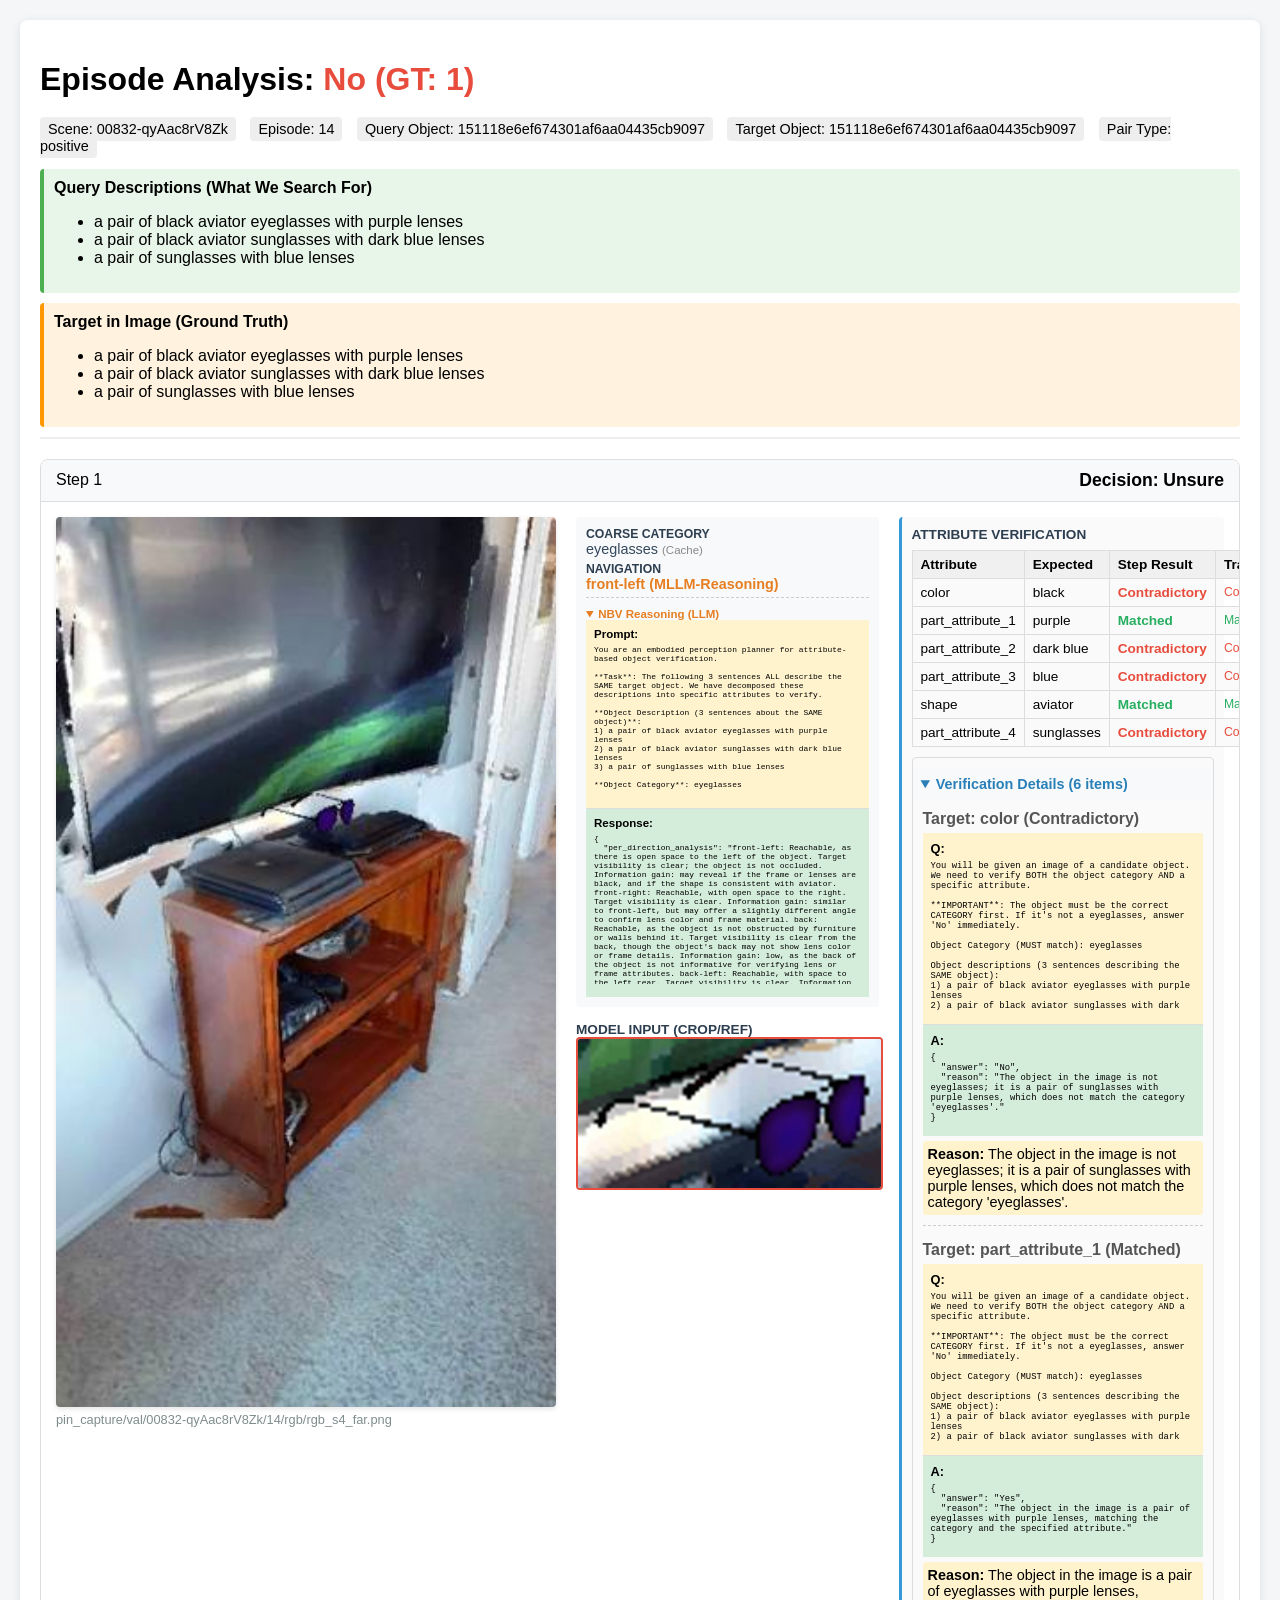
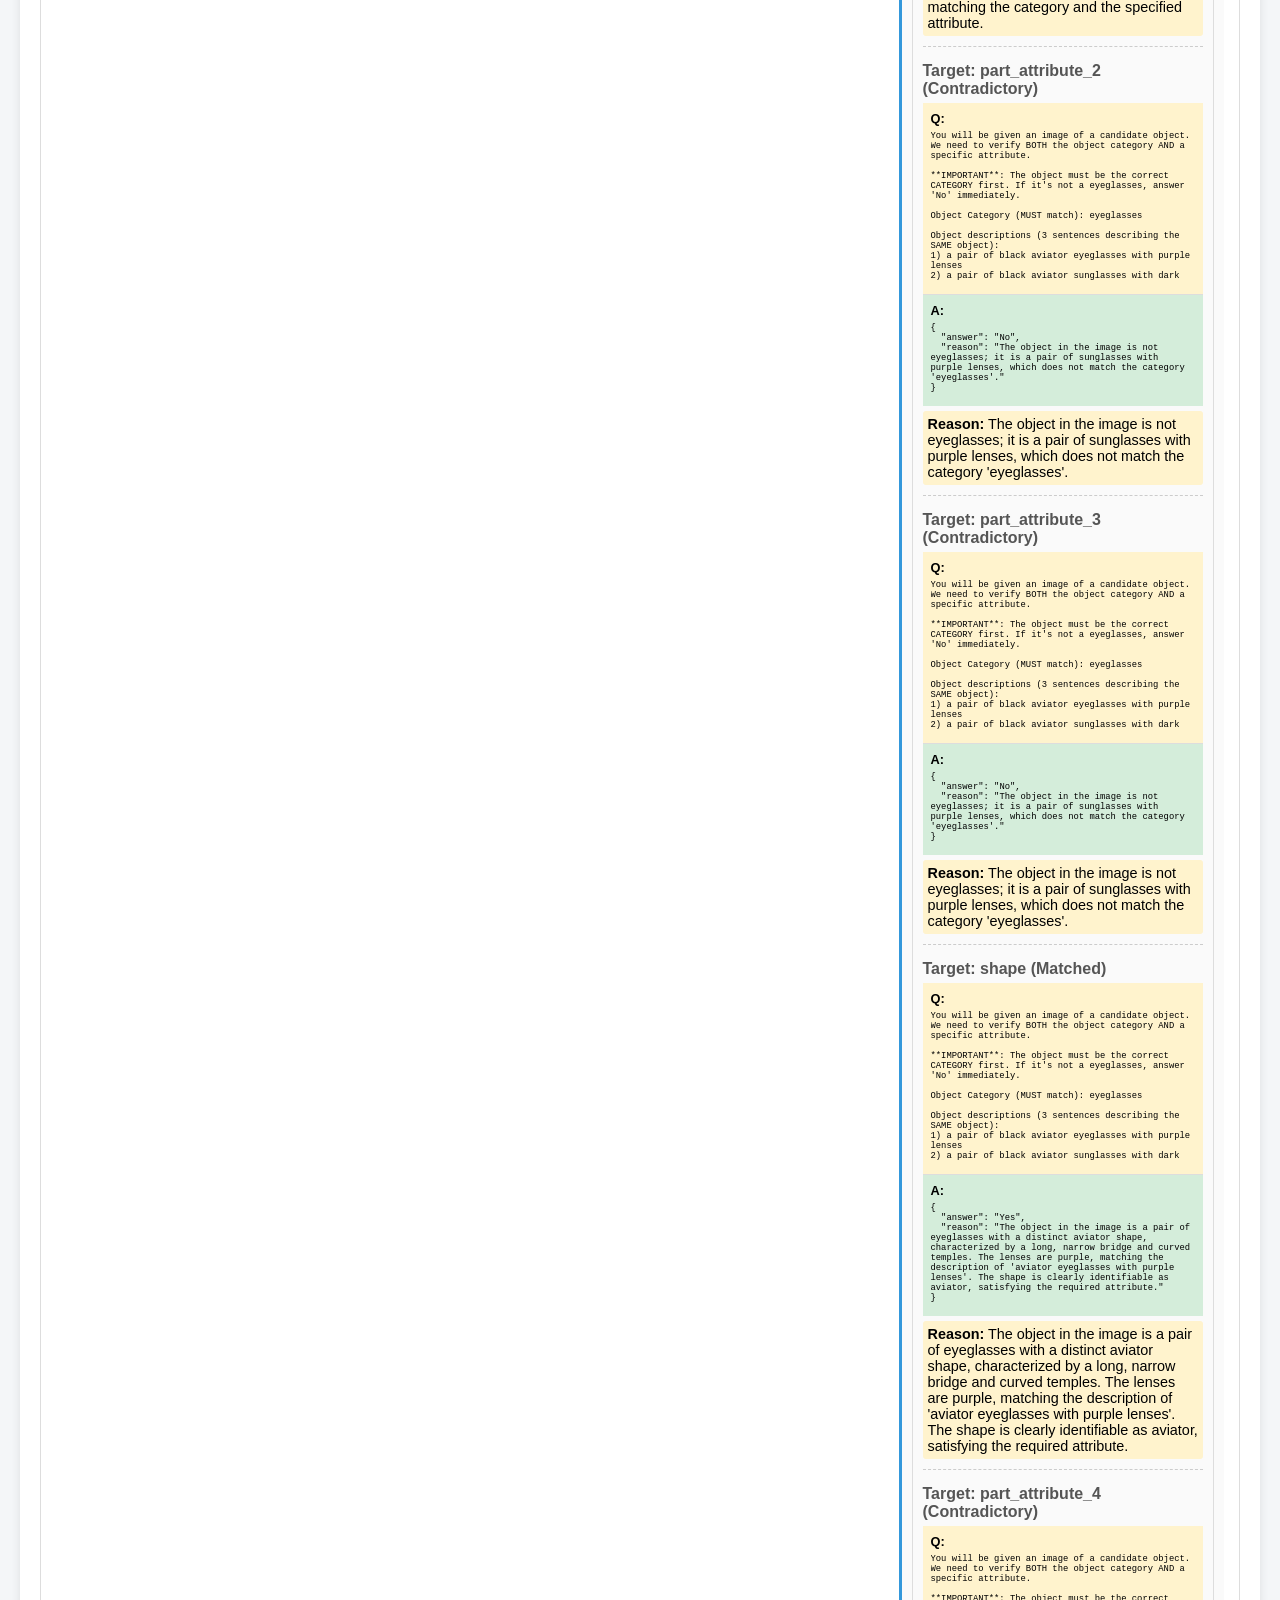
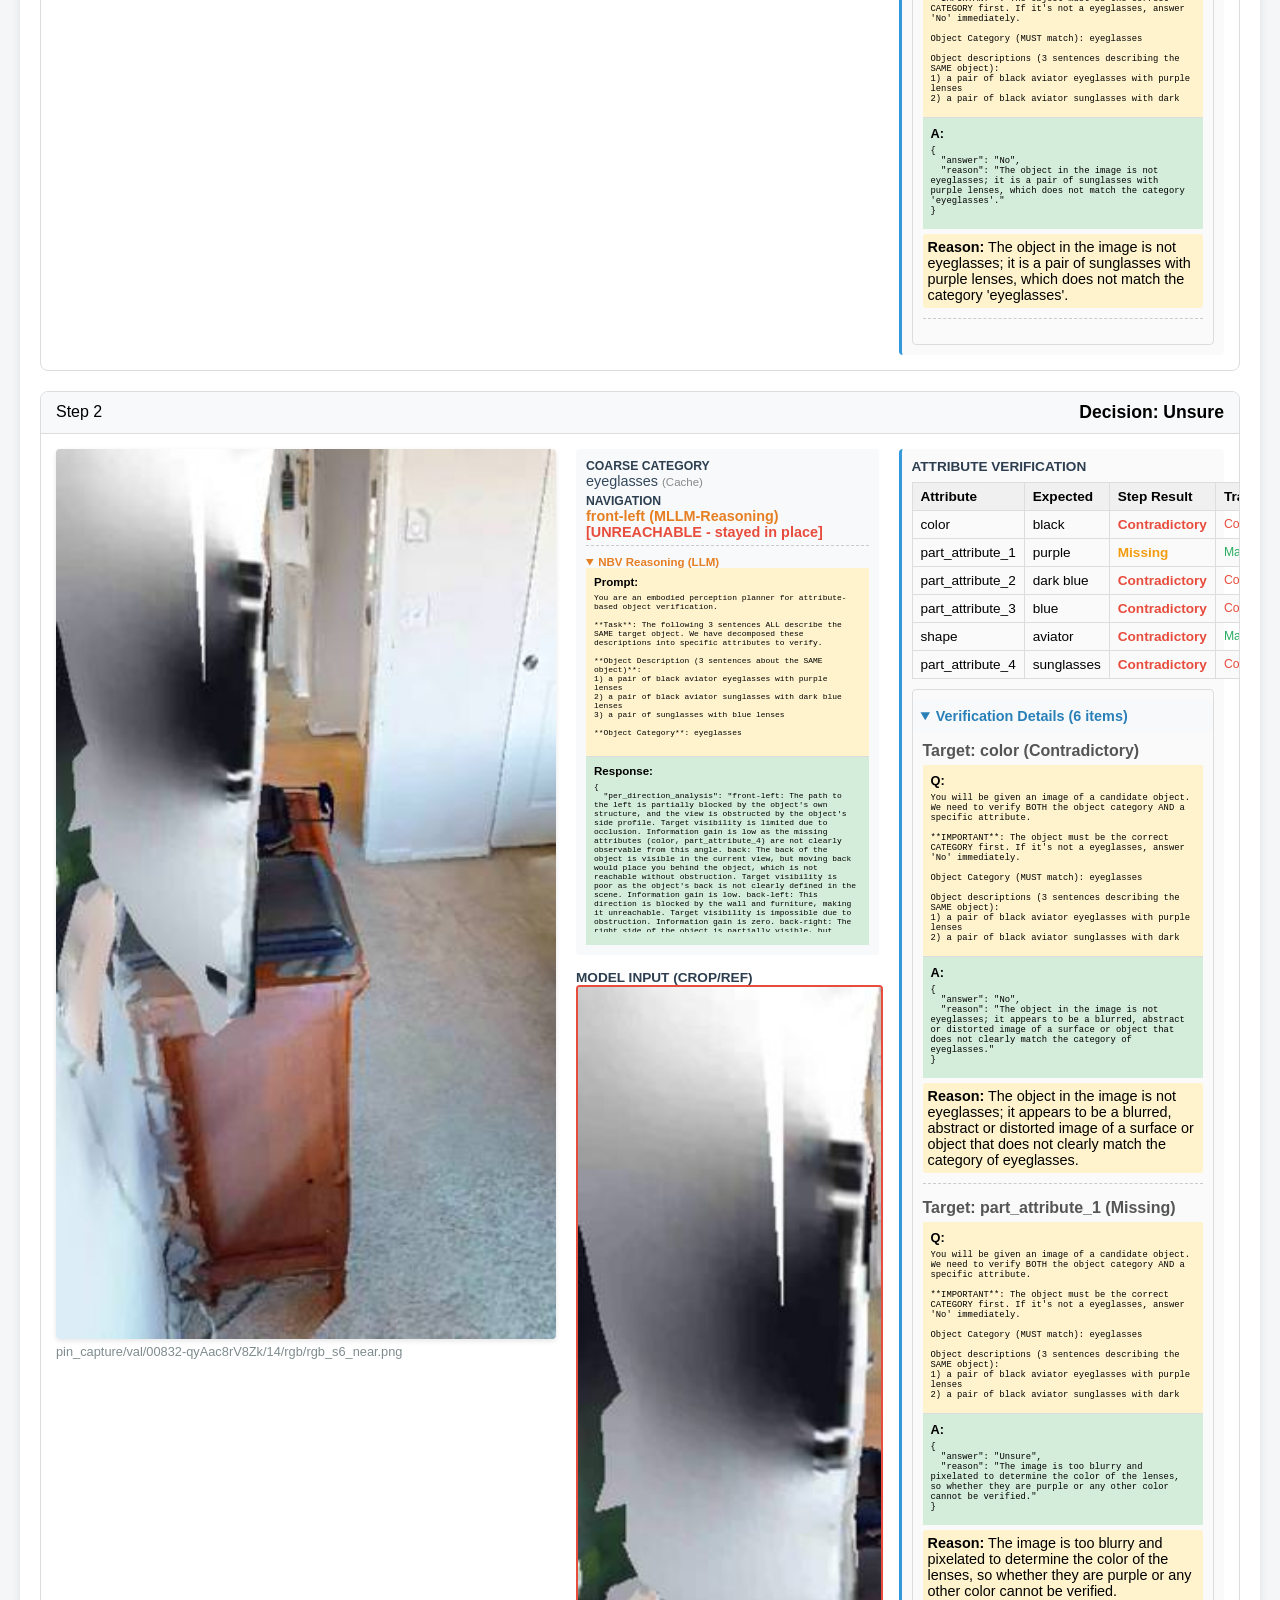
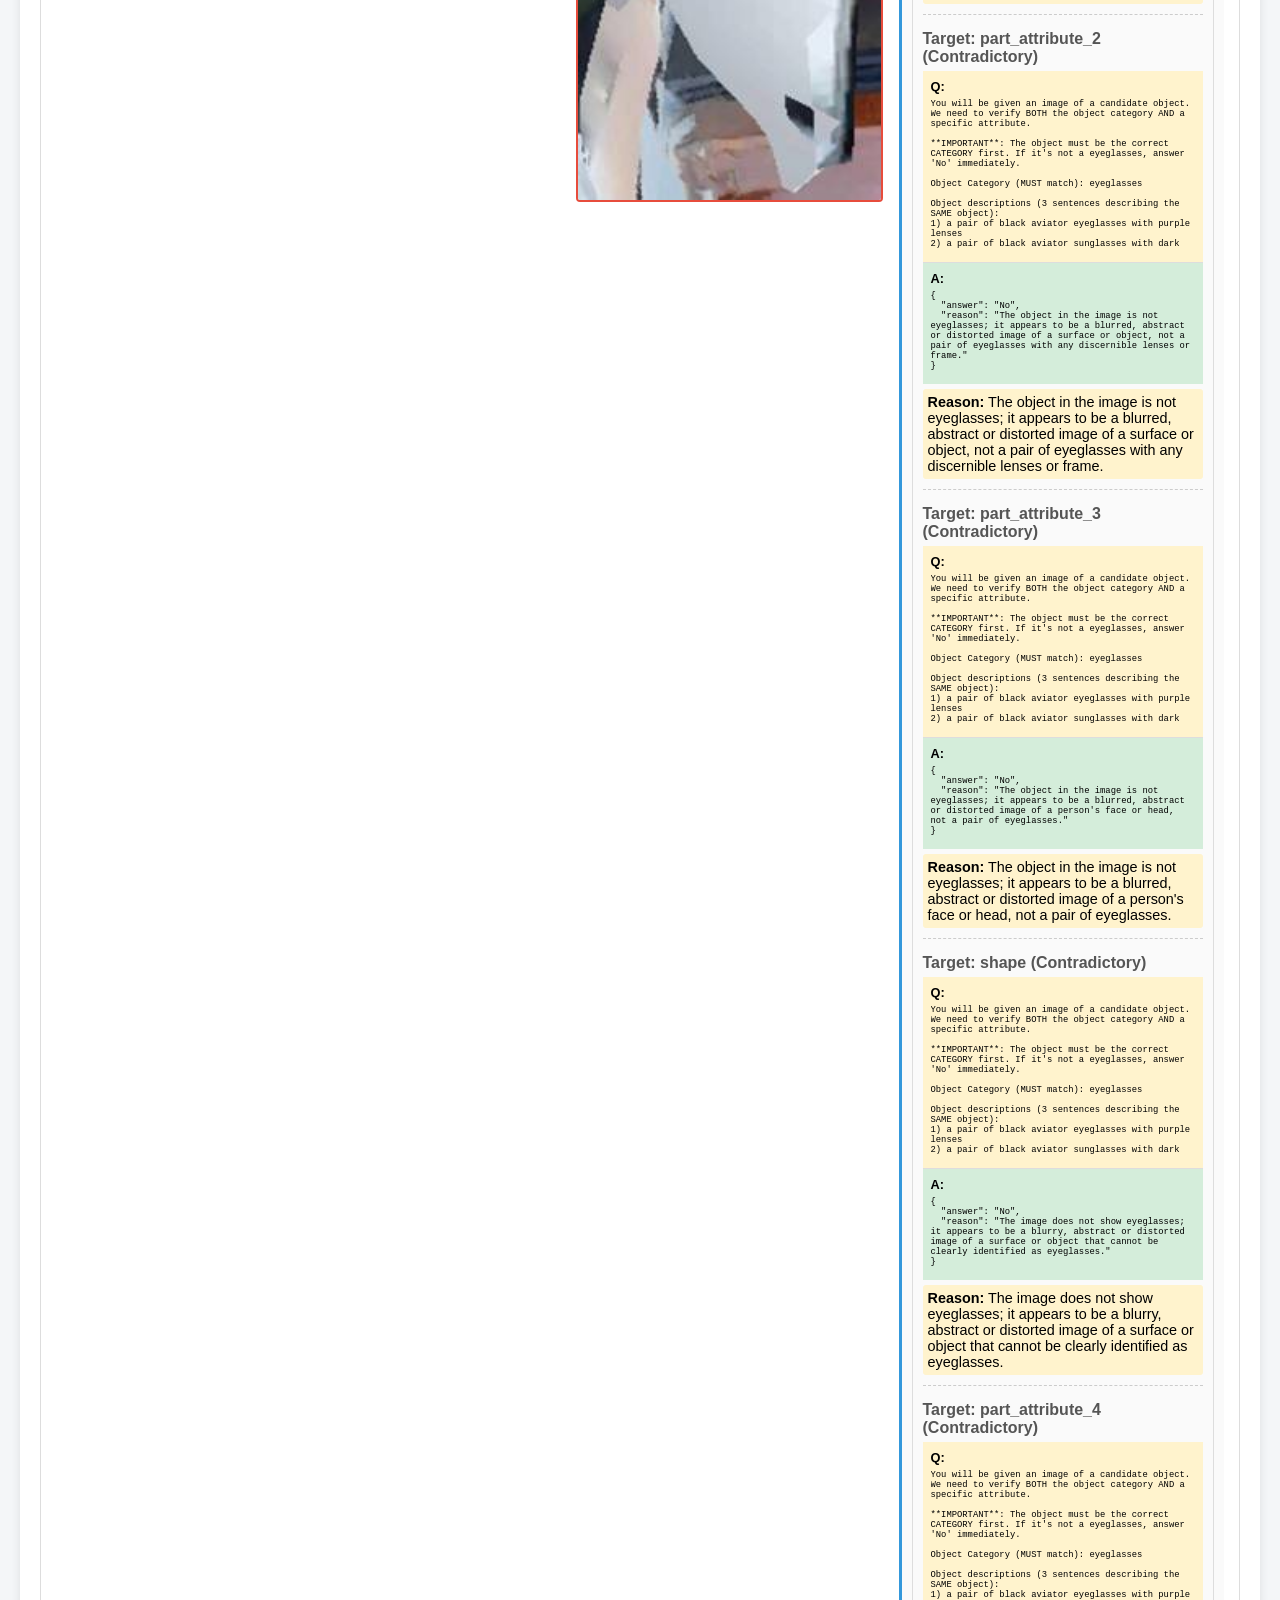
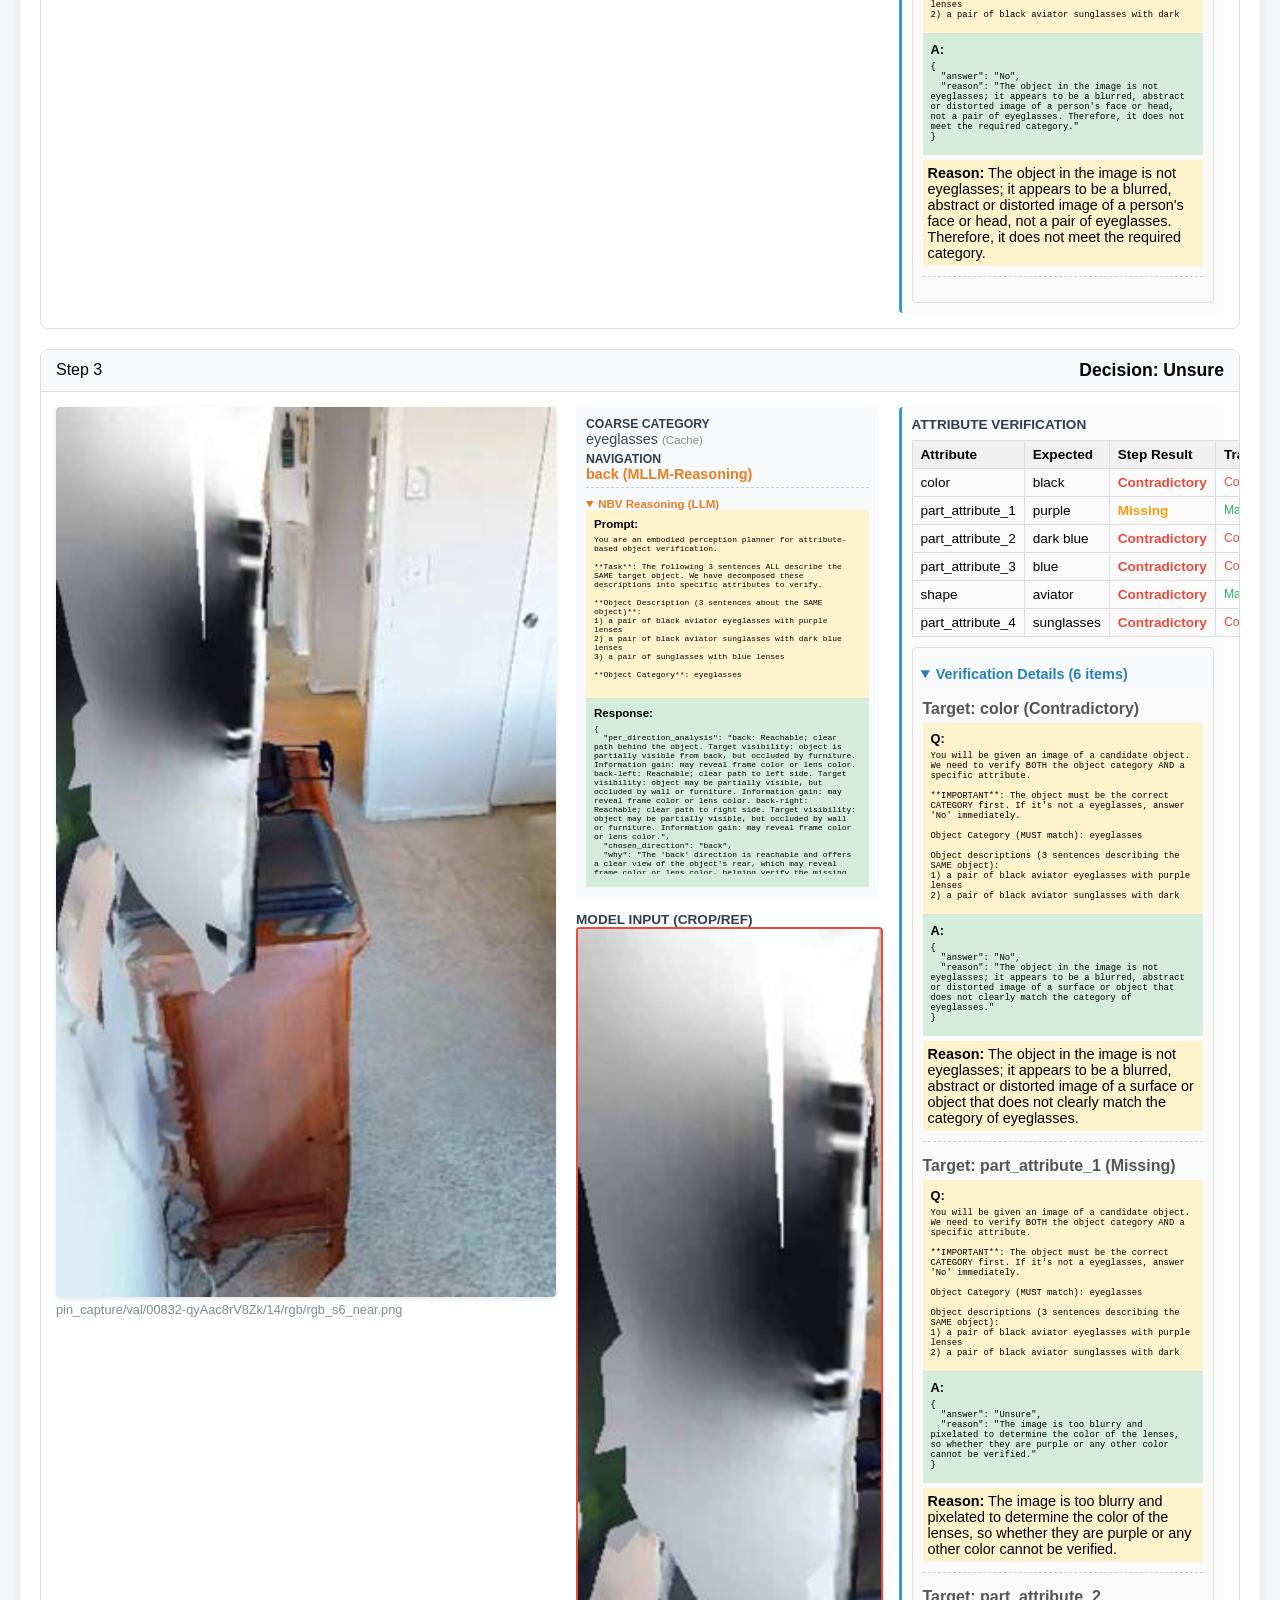
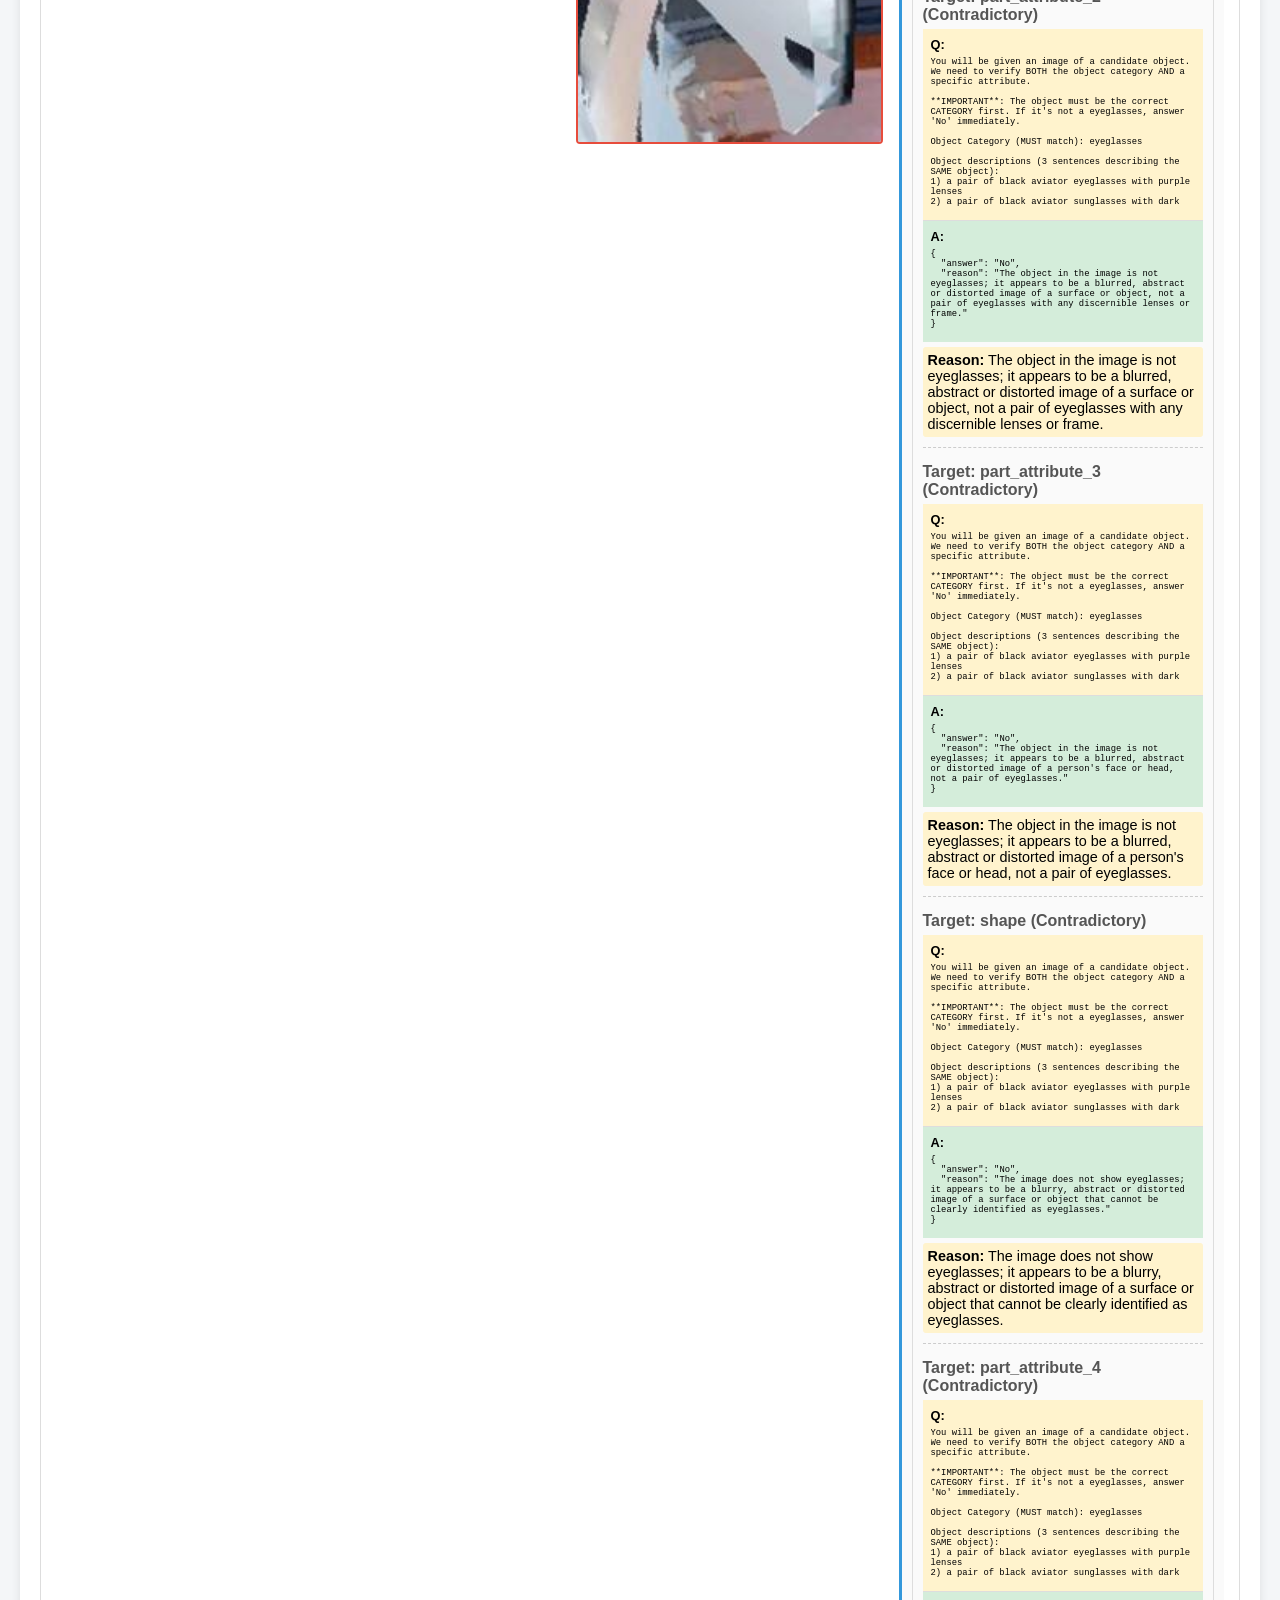
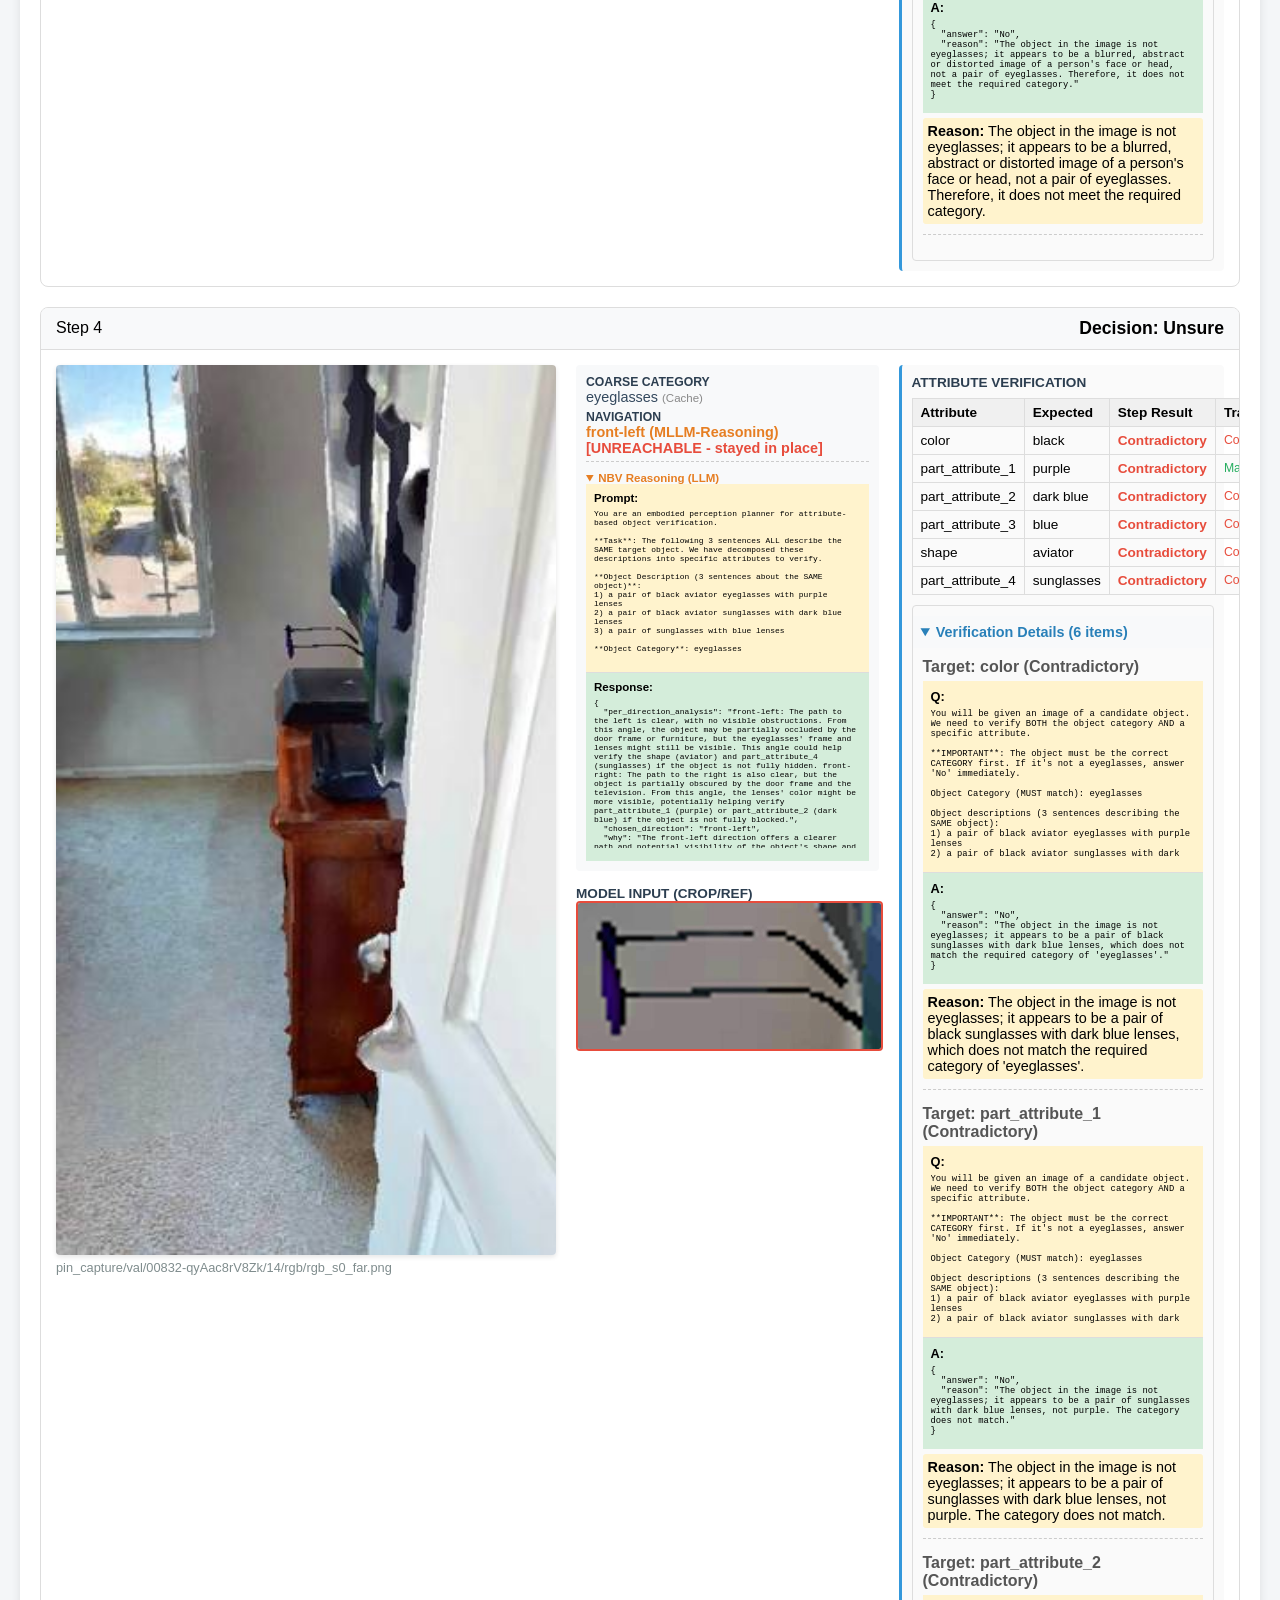
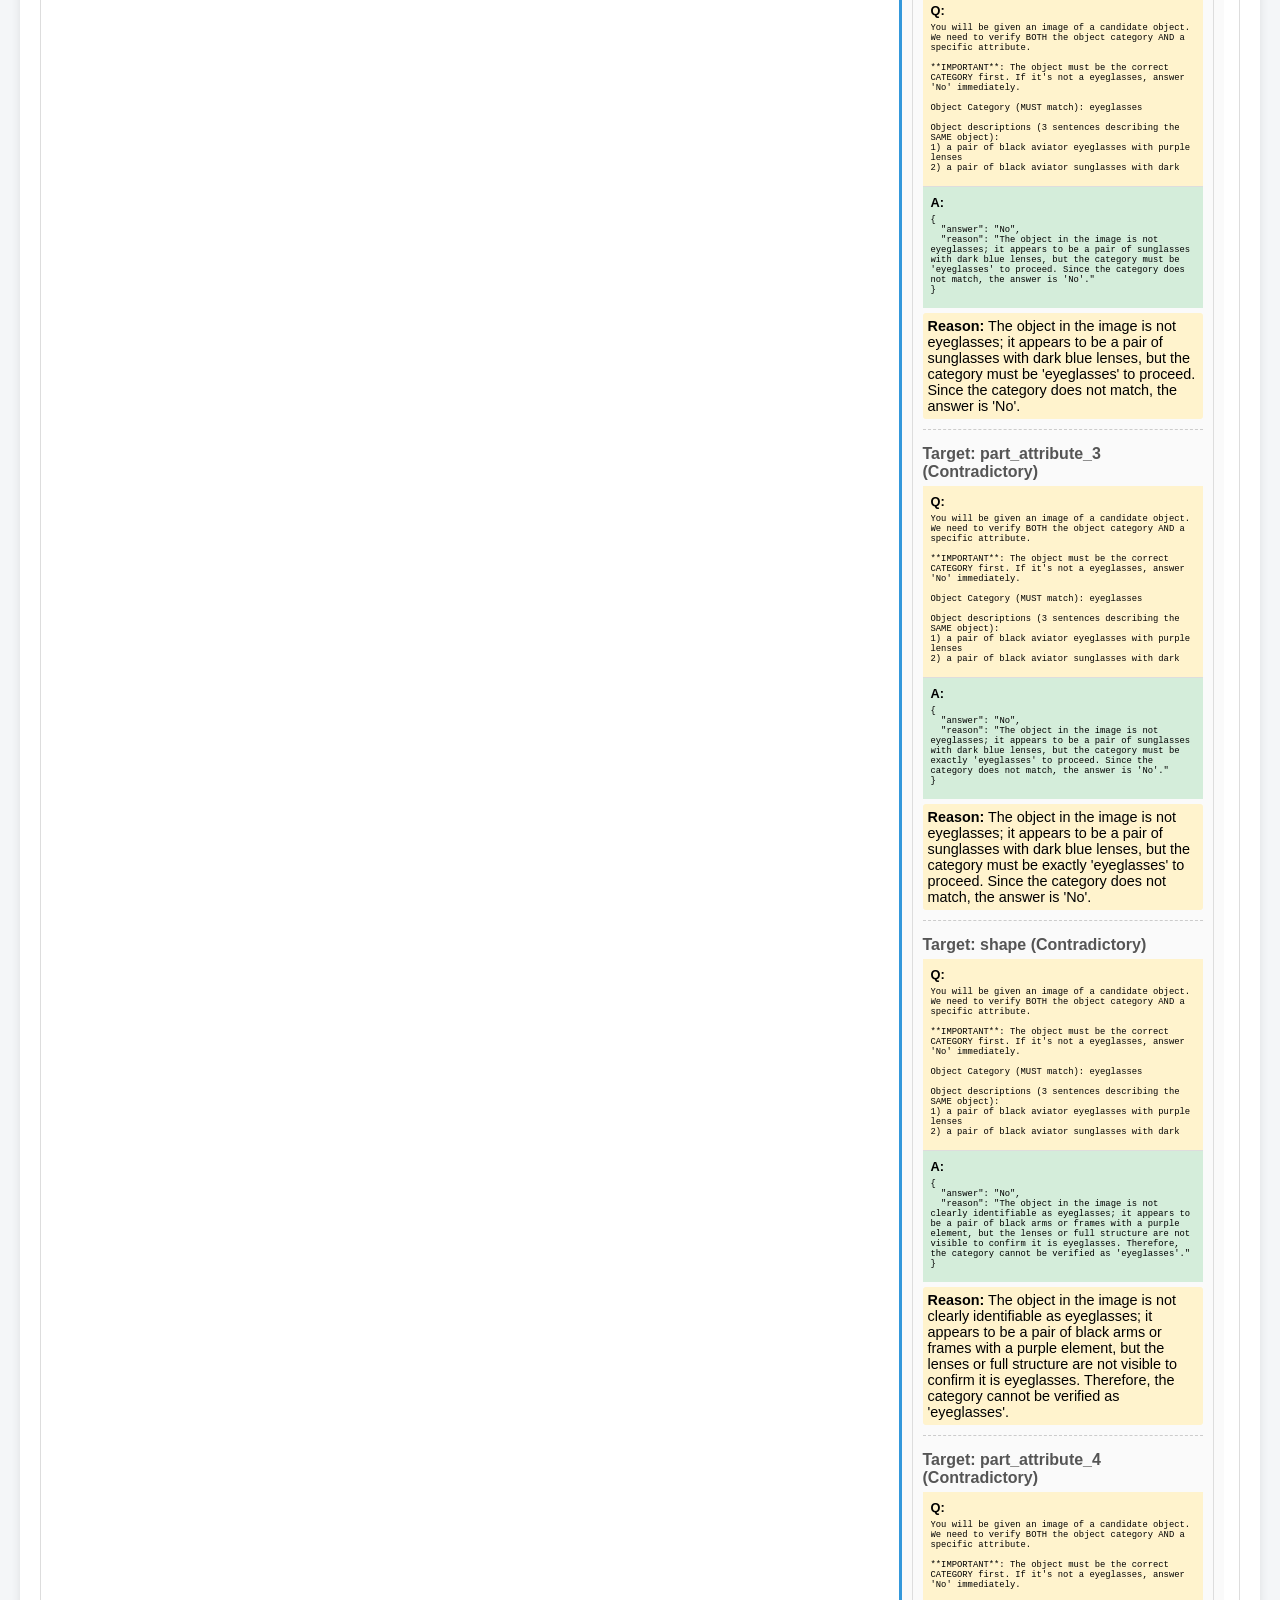
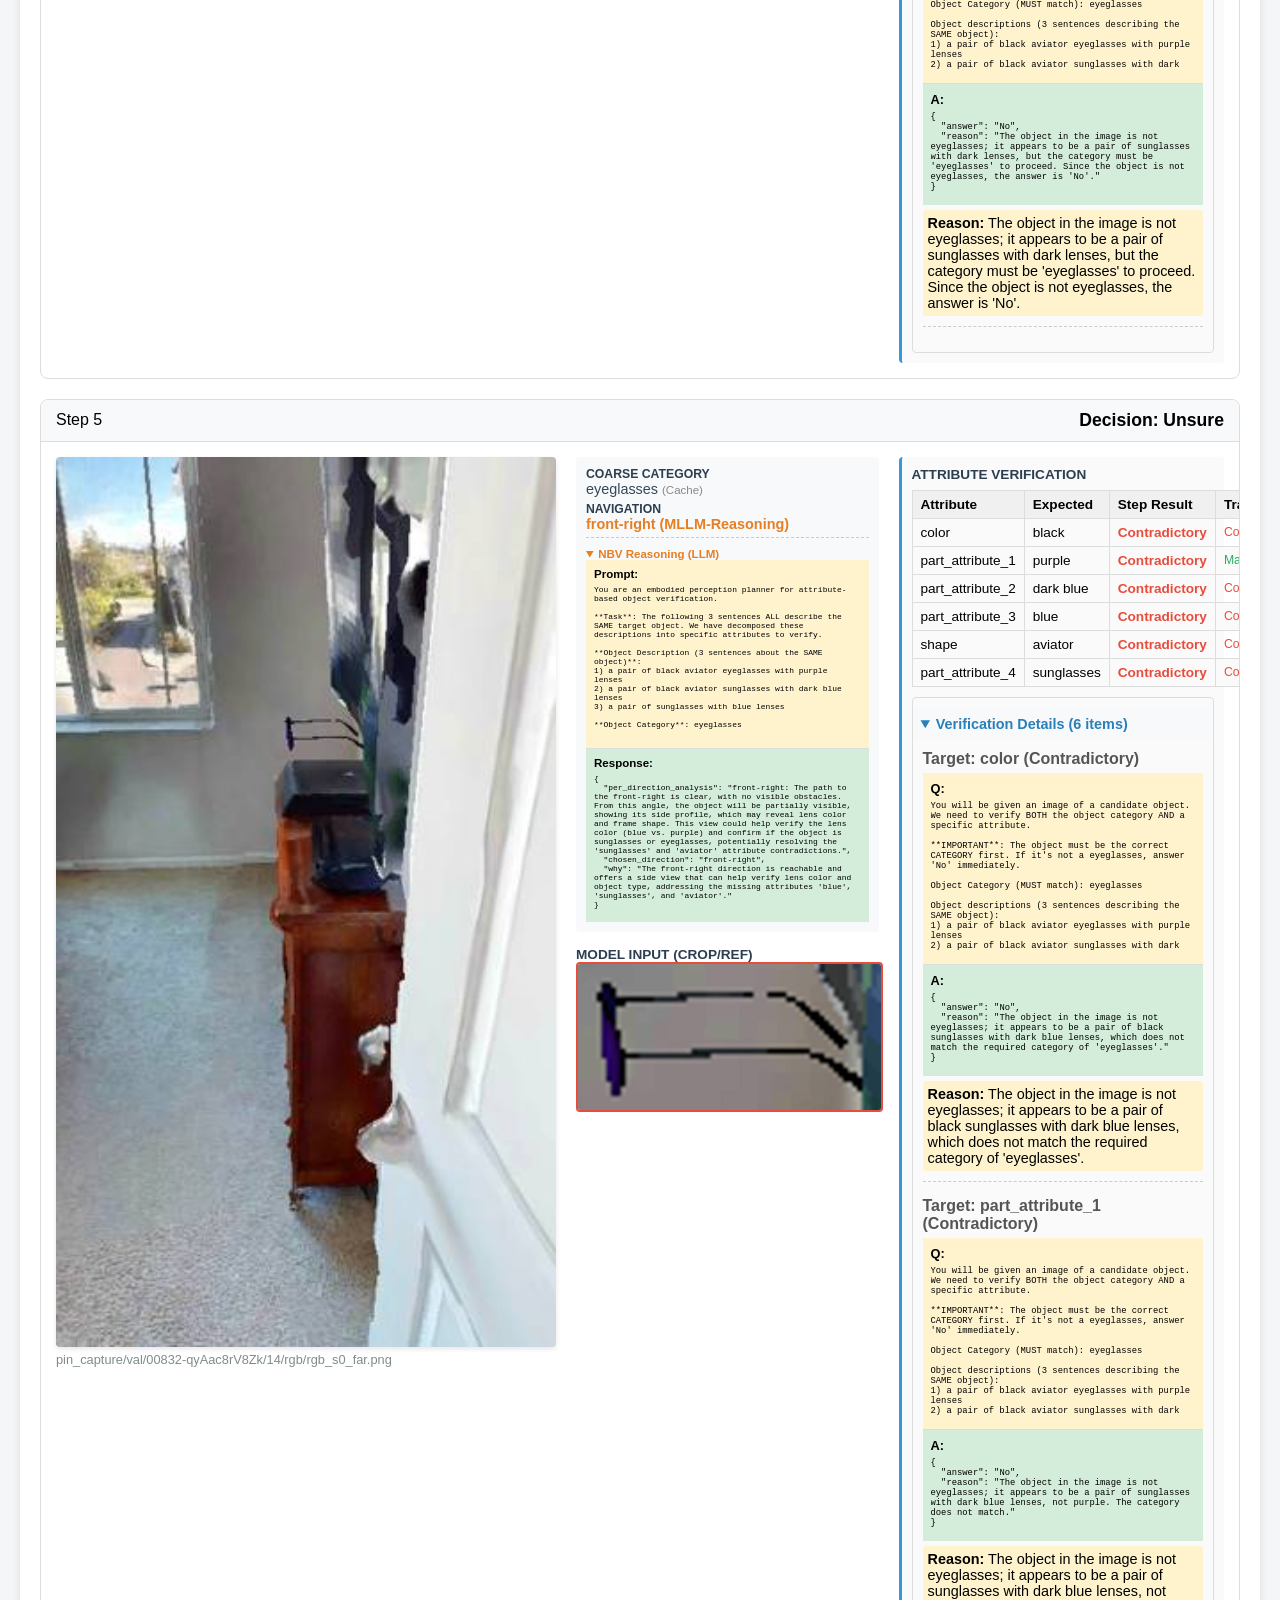
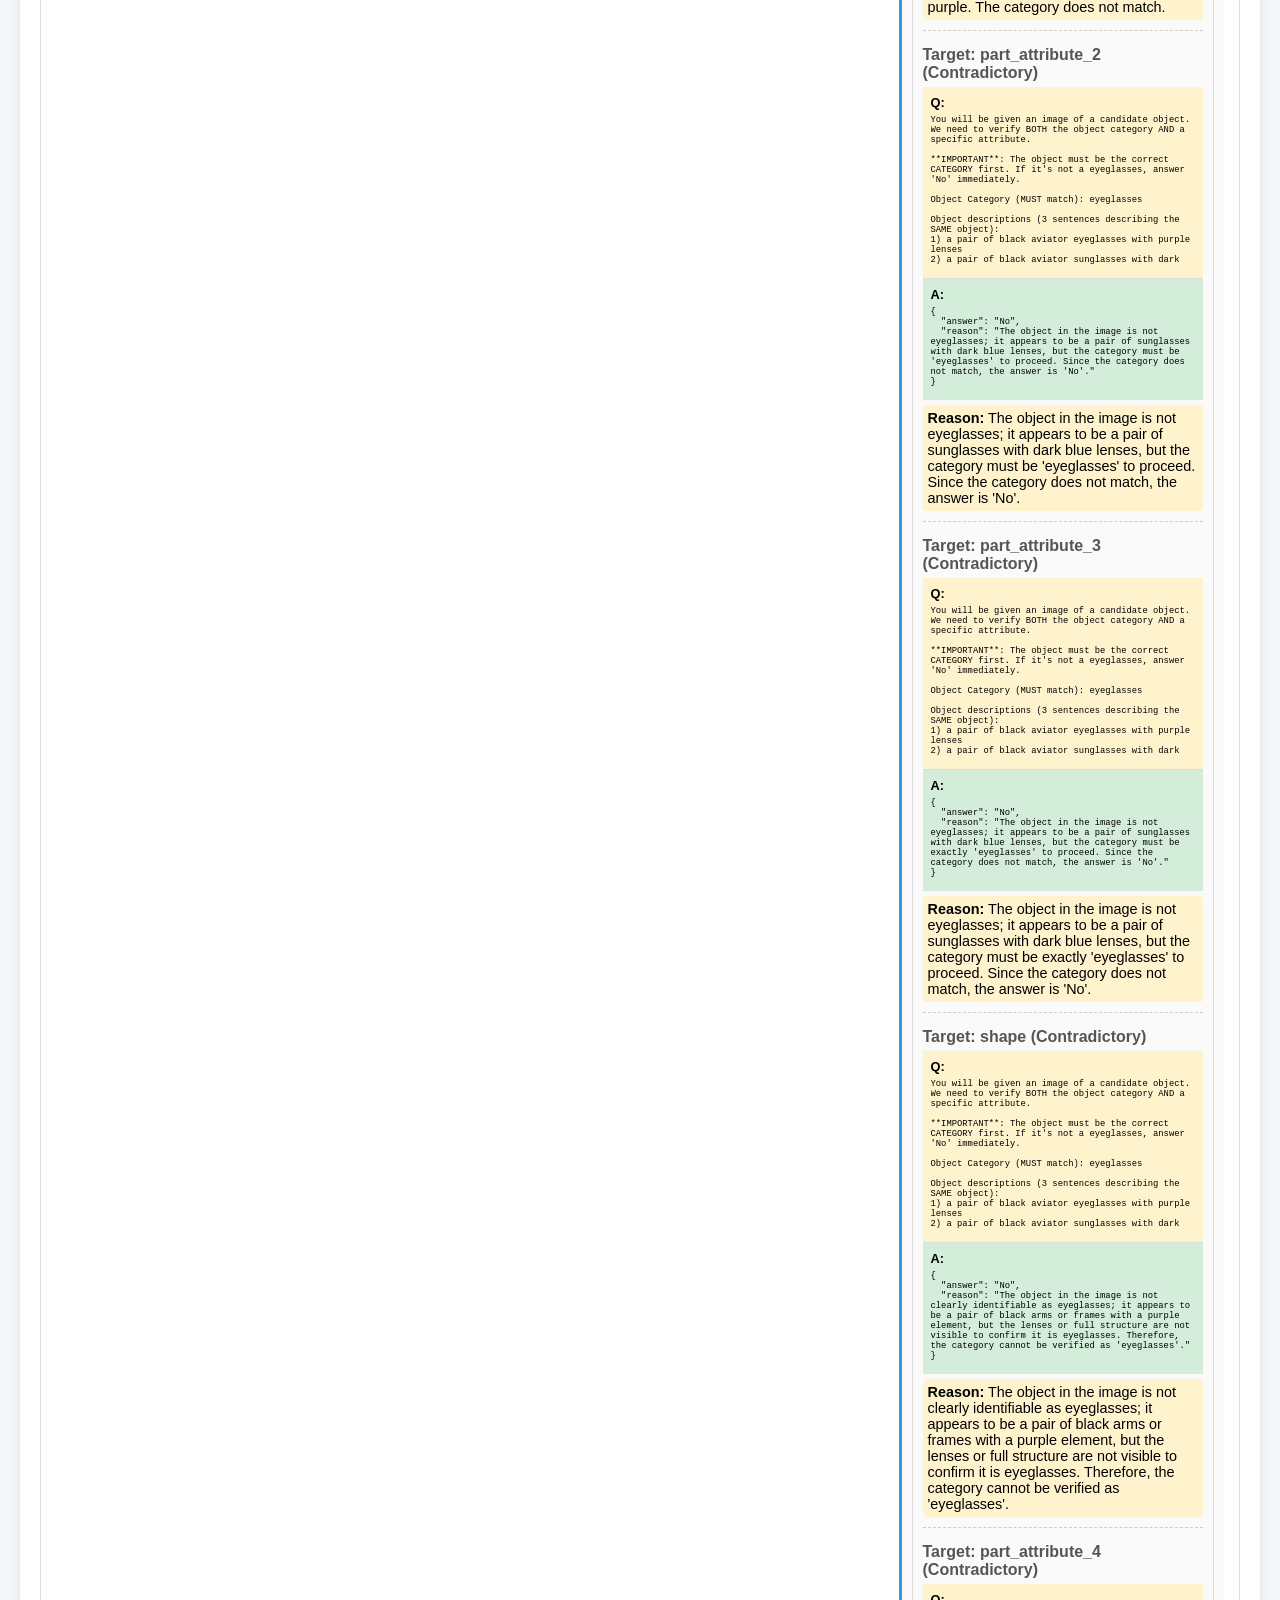
<file: project-page/static/demos/demo_positive_navfail.html>
<html>
        <head>
            <style>
                body { font-family: 'Segoe UI', sans-serif; background-color: #f4f6f8; margin: 20px; }
                .container { background: white; padding: 20px; border-radius: 8px; box-shadow: 0 2px 10px rgba(0,0,0,0.1); max-width: 1400px; margin: 0 auto; }
                .header { border-bottom: 2px solid #eee; padding-bottom: 10px; margin-bottom: 20px; }
                .meta-tags span { background: #eee; padding: 4px 8px; border-radius: 4px; font-size: 0.9em; margin-right: 10px; }
                
                .step-card { background: #fff; border: 1px solid #ddd; border-radius: 8px; margin-bottom: 20px; overflow: hidden; }
                .step-header { background: #f8f9fa; padding: 10px 15px; border-bottom: 1px solid #ddd; display: flex; justify-content: space-between; align-items: center; }
                
                .step-body { display: flex; flex-wrap: wrap; gap: 20px; padding: 15px; align-items: flex-start; }
                
                /* Column 1: Main View */
                .col-main { flex: 2; min-width: 300px; max-width: 500px; }
                .col-main img { width: 100%; border-radius: 4px; box-shadow: 0 2px 5px rgba(0,0,0,0.1); }
                .path-text { font-size: 0.8em; color: #7f8c8d; margin-top: 5px; word-break: break-all; }
                
                /* Column 2: Model Input & Config */
                .col-mid { flex: 1; min-width: 200px; display: flex; flex-direction: column; gap: 15px; }
                .crop-box img { width: 100%; border: 2px solid #e74c3c; border-radius: 4px; }
                .info-panel { background: #f8f9fa; padding: 10px; border-radius: 4px; font-size: 0.9em; }
                .info-label { font-weight: bold; color: #2c3e50; font-size: 0.85em; text-transform: uppercase; }
                .info-val { margin-bottom: 5px; color: #34495e; }

                /* Column 3: State & Prompts */
                .col-right { flex: 1; min-width: 250px; background: #fafafa; padding: 10px; border-radius: 4px; border-left: 3px solid #3498db; }
                .tracker-state { white-space: pre-wrap; font-family: monospace; font-size: 0.85em; color: #2c3e50; }
                
                /* Collapsible Prompts */
                details { margin-top: 10px; border-top: 1px solid #ddd; padding-top: 10px; }
                summary { cursor: pointer; color: #2980b9; font-weight: bold; outline: none; }
                .prompt-list ul { padding-left: 20px; margin: 5px 0; font-size: 0.9em; color: #555; }
                
                .decision { font-size: 1.1em; font-weight: bold; }
                .nav-arrow { color: #e67e22; font-weight: bold; }
                
                /* Attribute Table */
                .attr-table { width: 100%; border-collapse: collapse; font-size: 0.85em; margin-top: 8px; }
                .attr-table th, .attr-table td { border: 1px solid #ddd; padding: 6px 8px; text-align: left; }
                .attr-table th { background: #f0f0f0; font-weight: bold; }
                .attr-table tr:nth-child(even) { background: #fafafa; }
                
                /* Vote Status */
                .vote-status { margin-top: 10px; padding: 5px 8px; background: #e8f4f8; border-radius: 4px; font-size: 0.85em; font-weight: bold; color: #2c3e50; }
                
                /* Dialogue Sections */
                .dialogue-section { margin-top: 10px; border: 1px solid #ddd; border-radius: 4px; }
                .dialogue-section summary { padding: 8px; background: #f8f9fa; cursor: pointer; font-size: 0.9em; }
                .dialogue-section summary:hover { background: #e9ecef; }
                .prompt-box, .response-box { padding: 8px; font-size: 0.8em; }
                .prompt-box { background: #fff3cd; border-bottom: 1px solid #ddd; }
                .response-box { background: #d4edda; }
                .prompt-box pre, .response-box pre { white-space: pre-wrap; word-wrap: break-word; margin: 5px 0; font-size: 0.85em; max-height: 150px; overflow-y: auto; }
            </style>
        </head>
        <body>
            <div class="container">
                <div class="header">
                    <h1>Episode Analysis: <span style="color: #e74c3c">No (GT: 1)</span></h1>
                    <div class="meta-tags">
                        <span>Scene: 00832-qyAac8rV8Zk</span>
                        <span>Episode: 14</span>
                        <span>Query Object: 151118e6ef674301af6aa04435cb9097</span>
                        <span>Target Object: 151118e6ef674301af6aa04435cb9097</span>
                        <span>Pair Type: positive</span>
                    </div>
                    <div style="margin-top: 15px; background:#e8f5e9; padding:10px; border-radius:4px; border-left: 4px solid #4caf50;">
                        <h3 style="margin:0 0 10px 0; font-size:1em;">Query Descriptions (What We Search For)</h3>
                        <ul><li>a pair of black aviator eyeglasses with purple lenses</li><li>a pair of black aviator sunglasses with dark blue lenses</li><li>a pair of sunglasses with blue lenses</li></ul>
                    </div>
                    <div style="margin-top: 10px; background:#fff3e0; padding:10px; border-radius:4px; border-left: 4px solid #ff9800;">
                        <h3 style="margin:0 0 10px 0; font-size:1em;">Target in Image (Ground Truth)</h3>
                        <ul><li>a pair of black aviator eyeglasses with purple lenses</li><li>a pair of black aviator sunglasses with dark blue lenses</li><li>a pair of sunglasses with blue lenses</li></ul>
                    </div>
                </div>
        
            <div class='step-card'>
                <div class='step-header'>
                    <span>Step 1</span>
                    <span class='decision'>Decision: Unsure</span>
                </div>
                <div class='step-body'>
                    <!-- Col 1 -->
                    <div class='col-main'>
                        <img src='[data-uri]' alt='Main View'>
                        <div class='path-text'>pin_capture/val/00832-qyAac8rV8Zk/14/rgb/rgb_s4_far.png</div>
                    </div>

                    <!-- Col 2 -->
                    <div class='col-mid'>
                        <div class='info-panel'>
                            <div class='info-label'>Coarse Category</div>
                            <div class='info-val'>eyeglasses <span style='font-size:0.8em; color:#888'>(Cache)</span></div>
                            <div class='info-label'>Navigation</div>
                            <div class='info-val nav-arrow'>front-left (MLLM-Reasoning)</div>
                            <!-- NBV Debug -->
                            
                    <details style='margin-top:5px; border-top:1px dashed #ccc;' open>
                        <summary style='font-size:0.8em; color:#e67e22;'>NBV Reasoning (LLM)</summary>
                        
                        <div class='prompt-box'><strong>Prompt:</strong><pre>You are an embodied perception planner for attribute-based object verification.

**Task**: The following 3 sentences ALL describe the SAME target object. We have decomposed these descriptions into specific attributes to verify.

**Object Description (3 sentences about the SAME object)**:
1) a pair of black aviator eyeglasses with purple lenses
2) a pair of black aviator sunglasses with dark blue lenses
3) a pair of sunglasses with blue lenses

**Object Category**: eyeglasses

**Attribute Verification Status**:
  [CONTRADICTED] color: expected 'black'
  [VERIFIED] part_attribute_1: 'purple'
  [CONTRADICTED] part_attribute_2: expected 'dark blue'
  [CONTRADICTED] part_attribute_3: expected 'blue'
  [VERIFIED] shape: 'aviator'
  [CONTRADICTED] part_attribute_4: expected 'sunglasses'

**Navigation State**:
- Current View: You are currently viewing the object from the FRONT
- Already Visited: front
- **Available Directions to Move**: ['front-left', 'front-right', 'back', 'back-left', 'back-right']



**Direction Guide** (all directions are relative to YOUR current position):
- front-left: move to YOUR left side (you will see the object from a left angle)
- front-right: move to YOUR right side (you will see the object from a right angle)
- back: move to the opposite side of the object
- back-left: move to the left side of the opposite view
- back-right: move to the right side of the opposite view

**IMPORTANT**: You MUST choose ONE direction STRICTLY from the **Available Directions to Move** list above.
- Do NOT choose a direction that is NOT in the list.
- Do NOT choose 'front'; it means "stay in place" and is never a valid navigation direction.
- Do NOT choose a direction that is listed as "Already Visited".

**Your Task**: Analyze each available direction, then choose the best one.

**STEP 1 — Per-Direction Analysis** (you MUST analyze ALL available directions):
For EACH direction in ['front-left', 'front-right', 'back', 'back-left', 'back-right'], assess:
a) **Reachability**: Look at the scene around the object. Is the path in that direction blocked by walls, furniture, or other obstacles? Is there enough space to move there?
b) **Target Visibility**: If you move there, will you be able to see the target object, or might it be occluded by obstacles or the object's own geometry?
c) **Information Gain**: Which missing/unverified attributes could you potentially observe from that angle?

**STEP 2 — Direction Decision**:
Based on your Step 1 analysis, choose the direction that:
1. Is most likely reachable (clear path, no obstacles)
2. Will likely give you a clear view of the target object
3. Has the highest potential to reveal missing/unverified attributes

Output EXACTLY this JSON format:
{"per_direction_analysis": "&lt;your analysis of each available direction&gt;", "chosen_direction": "&lt;must be from Available Directions&gt;", "why": "&lt;brief reason linking to missing attributes and reachability&gt;"}
</pre></div>
                        <div class='response-box'><strong>Response:</strong><pre>{
  "per_direction_analysis": "front-left: Reachable, as there is open space to the left of the object. Target visibility is clear; the object is not occluded. Information gain: may reveal if the frame or lenses are black, and if the shape is consistent with aviator. front-right: Reachable, with open space to the right. Target visibility is clear. Information gain: similar to front-left, but may offer a slightly different angle to confirm lens color and frame material. back: Reachable, as the object is not obstructed by furniture or walls behind it. Target visibility is clear from the back, though the object's back may not show lens color or frame details. Information gain: low, as the back of the object is not informative for verifying lens or frame attributes. back-left: Reachable, with space to the left rear. Target visibility is clear. Information gain: may reveal if the frame is black and if the lenses are purple, but the angle is less optimal for lens color verification. back-right: Reachable, with space to the right rear. Target visibility is clear. Information gain: similar to back-left, but may offer a slightly better view of the frame or lens color if the object is angled. ",
  "chosen_direction": "front-left",
  "why": "front-left offers clear visibility and reachability, and is most likely to reveal the missing attribute of frame color (expected 'black') and lens color (expected 'purple'), which are critical for verifying the object's identity as described."
}</pre></div>
                    </details>
                    
                        </div>
                        
                    <div class='crop-box'>
                        <div class='info-label'>Model Input (Crop/Ref)</div>
                        <img src='[data-uri]'>
                    </div>
                    
                    </div>

                    <!-- Col 3 -->
                    <div class='col-right'>
                        <div class='info-label'>Attribute Verification</div>
                        
                <table class='attr-table'>
                    <thead><tr><th>Attribute</th><th>Expected</th><th>Step Result</th><th>Tracker</th></tr></thead>
                    <tbody>
                <tr>
                    <td>color</td>
                    <td>black</td>
                    <td style='color:#e74c3c;font-weight:bold;'>Contradictory</td>
                    <td style='color:#e74c3c;font-size:0.9em;'>Contradictory</td>
                </tr>
                
                <tr>
                    <td>part_attribute_1</td>
                    <td>purple</td>
                    <td style='color:#27ae60;font-weight:bold;'>Matched</td>
                    <td style='color:#27ae60;font-size:0.9em;'>Matched</td>
                </tr>
                
                <tr>
                    <td>part_attribute_2</td>
                    <td>dark blue</td>
                    <td style='color:#e74c3c;font-weight:bold;'>Contradictory</td>
                    <td style='color:#e74c3c;font-size:0.9em;'>Contradictory</td>
                </tr>
                
                <tr>
                    <td>part_attribute_3</td>
                    <td>blue</td>
                    <td style='color:#e74c3c;font-weight:bold;'>Contradictory</td>
                    <td style='color:#e74c3c;font-size:0.9em;'>Contradictory</td>
                </tr>
                
                <tr>
                    <td>shape</td>
                    <td>aviator</td>
                    <td style='color:#27ae60;font-weight:bold;'>Matched</td>
                    <td style='color:#27ae60;font-size:0.9em;'>Matched</td>
                </tr>
                
                <tr>
                    <td>part_attribute_4</td>
                    <td>sunglasses</td>
                    <td style='color:#e74c3c;font-weight:bold;'>Contradictory</td>
                    <td style='color:#e74c3c;font-size:0.9em;'>Contradictory</td>
                </tr>
                </tbody>
                </table>
                
                        
                        
                <details class='dialogue-section' open>
                    <summary>Verification Details (6 items)</summary>
                    <div style="padding:10px;">
                        
                    <div style="margin-bottom:15px; border-bottom:1px dashed #ccc; padding-bottom:10px;">
                        <div style="font-weight:bold; color:#555; margin-bottom:5px;">Target: color (Contradictory)</div>
                        <div class='prompt-box'><strong>Q:</strong><pre>You will be given an image of a candidate object.
We need to verify BOTH the object category AND a specific attribute.

**IMPORTANT**: The object must be the correct CATEGORY first. If it's not a eyeglasses, answer 'No' immediately.

Object Category (MUST match): eyeglasses

Object descriptions (3 sentences describing the SAME object):
1) a pair of black aviator eyeglasses with purple lenses
2) a pair of black aviator sunglasses with dark blue lenses
3) a pair of sunglasses with blue lenses

Attribute to verify:
color = black

Answer in JSON format:
{"answer": "Yes/No/Unsure", "reason": "brief explanation"}

Rules:
- FIRST check: Is the object in the image a eyeglasses? If NOT, say 'No'.
- If it IS the correct category, then check the attribute.
- If the attribute matches the expected value, say 'Yes'.
- If the attribute is visible but has a DIFFERENT value (e.g. red instead of blue), say 'No'.
- If the attribute is NOT visible due to angle/occlusion, say 'Unsure'.
</pre></div>
                        <div class='response-box'><strong>A:</strong><pre>{
  "answer": "No",
  "reason": "The object in the image is not eyeglasses; it is a pair of sunglasses with purple lenses, which does not match the category 'eyeglasses'."
}</pre></div>
                        <div style='background:#fff3cd; padding:5px; border-radius:3px; margin-top:5px; font-size:0.9em;'><strong>Reason:</strong> The object in the image is not eyeglasses; it is a pair of sunglasses with purple lenses, which does not match the category 'eyeglasses'.</div>
                    </div>
                    
                    <div style="margin-bottom:15px; border-bottom:1px dashed #ccc; padding-bottom:10px;">
                        <div style="font-weight:bold; color:#555; margin-bottom:5px;">Target: part_attribute_1 (Matched)</div>
                        <div class='prompt-box'><strong>Q:</strong><pre>You will be given an image of a candidate object.
We need to verify BOTH the object category AND a specific attribute.

**IMPORTANT**: The object must be the correct CATEGORY first. If it's not a eyeglasses, answer 'No' immediately.

Object Category (MUST match): eyeglasses

Object descriptions (3 sentences describing the SAME object):
1) a pair of black aviator eyeglasses with purple lenses
2) a pair of black aviator sunglasses with dark blue lenses
3) a pair of sunglasses with blue lenses

Attribute to verify:
part_attribute_1 = purple

Answer in JSON format:
{"answer": "Yes/No/Unsure", "reason": "brief explanation"}

Rules:
- FIRST check: Is the object in the image a eyeglasses? If NOT, say 'No'.
- If it IS the correct category, then check the attribute.
- If the attribute matches the expected value, say 'Yes'.
- If the attribute is visible but has a DIFFERENT value (e.g. red instead of blue), say 'No'.
- If the attribute is NOT visible due to angle/occlusion, say 'Unsure'.
</pre></div>
                        <div class='response-box'><strong>A:</strong><pre>{
  "answer": "Yes",
  "reason": "The object in the image is a pair of eyeglasses with purple lenses, matching the category and the specified attribute."
}</pre></div>
                        <div style='background:#fff3cd; padding:5px; border-radius:3px; margin-top:5px; font-size:0.9em;'><strong>Reason:</strong> The object in the image is a pair of eyeglasses with purple lenses, matching the category and the specified attribute.</div>
                    </div>
                    
                    <div style="margin-bottom:15px; border-bottom:1px dashed #ccc; padding-bottom:10px;">
                        <div style="font-weight:bold; color:#555; margin-bottom:5px;">Target: part_attribute_2 (Contradictory)</div>
                        <div class='prompt-box'><strong>Q:</strong><pre>You will be given an image of a candidate object.
We need to verify BOTH the object category AND a specific attribute.

**IMPORTANT**: The object must be the correct CATEGORY first. If it's not a eyeglasses, answer 'No' immediately.

Object Category (MUST match): eyeglasses

Object descriptions (3 sentences describing the SAME object):
1) a pair of black aviator eyeglasses with purple lenses
2) a pair of black aviator sunglasses with dark blue lenses
3) a pair of sunglasses with blue lenses

Attribute to verify:
part_attribute_2 = dark blue

Answer in JSON format:
{"answer": "Yes/No/Unsure", "reason": "brief explanation"}

Rules:
- FIRST check: Is the object in the image a eyeglasses? If NOT, say 'No'.
- If it IS the correct category, then check the attribute.
- If the attribute matches the expected value, say 'Yes'.
- If the attribute is visible but has a DIFFERENT value (e.g. red instead of blue), say 'No'.
- If the attribute is NOT visible due to angle/occlusion, say 'Unsure'.
</pre></div>
                        <div class='response-box'><strong>A:</strong><pre>{
  "answer": "No",
  "reason": "The object in the image is not eyeglasses; it is a pair of sunglasses with purple lenses, which does not match the category 'eyeglasses'."
}</pre></div>
                        <div style='background:#fff3cd; padding:5px; border-radius:3px; margin-top:5px; font-size:0.9em;'><strong>Reason:</strong> The object in the image is not eyeglasses; it is a pair of sunglasses with purple lenses, which does not match the category 'eyeglasses'.</div>
                    </div>
                    
                    <div style="margin-bottom:15px; border-bottom:1px dashed #ccc; padding-bottom:10px;">
                        <div style="font-weight:bold; color:#555; margin-bottom:5px;">Target: part_attribute_3 (Contradictory)</div>
                        <div class='prompt-box'><strong>Q:</strong><pre>You will be given an image of a candidate object.
We need to verify BOTH the object category AND a specific attribute.

**IMPORTANT**: The object must be the correct CATEGORY first. If it's not a eyeglasses, answer 'No' immediately.

Object Category (MUST match): eyeglasses

Object descriptions (3 sentences describing the SAME object):
1) a pair of black aviator eyeglasses with purple lenses
2) a pair of black aviator sunglasses with dark blue lenses
3) a pair of sunglasses with blue lenses

Attribute to verify:
part_attribute_3 = blue

Answer in JSON format:
{"answer": "Yes/No/Unsure", "reason": "brief explanation"}

Rules:
- FIRST check: Is the object in the image a eyeglasses? If NOT, say 'No'.
- If it IS the correct category, then check the attribute.
- If the attribute matches the expected value, say 'Yes'.
- If the attribute is visible but has a DIFFERENT value (e.g. red instead of blue), say 'No'.
- If the attribute is NOT visible due to angle/occlusion, say 'Unsure'.
</pre></div>
                        <div class='response-box'><strong>A:</strong><pre>{
  "answer": "No",
  "reason": "The object in the image is not eyeglasses; it is a pair of sunglasses with purple lenses, which does not match the category 'eyeglasses'."
}</pre></div>
                        <div style='background:#fff3cd; padding:5px; border-radius:3px; margin-top:5px; font-size:0.9em;'><strong>Reason:</strong> The object in the image is not eyeglasses; it is a pair of sunglasses with purple lenses, which does not match the category 'eyeglasses'.</div>
                    </div>
                    
                    <div style="margin-bottom:15px; border-bottom:1px dashed #ccc; padding-bottom:10px;">
                        <div style="font-weight:bold; color:#555; margin-bottom:5px;">Target: shape (Matched)</div>
                        <div class='prompt-box'><strong>Q:</strong><pre>You will be given an image of a candidate object.
We need to verify BOTH the object category AND a specific attribute.

**IMPORTANT**: The object must be the correct CATEGORY first. If it's not a eyeglasses, answer 'No' immediately.

Object Category (MUST match): eyeglasses

Object descriptions (3 sentences describing the SAME object):
1) a pair of black aviator eyeglasses with purple lenses
2) a pair of black aviator sunglasses with dark blue lenses
3) a pair of sunglasses with blue lenses

Attribute to verify:
shape = aviator

Answer in JSON format:
{"answer": "Yes/No/Unsure", "reason": "brief explanation"}

Rules:
- FIRST check: Is the object in the image a eyeglasses? If NOT, say 'No'.
- If it IS the correct category, then check the attribute.
- If the attribute matches the expected value, say 'Yes'.
- If the attribute is visible but has a DIFFERENT value (e.g. red instead of blue), say 'No'.
- If the attribute is NOT visible due to angle/occlusion, say 'Unsure'.
</pre></div>
                        <div class='response-box'><strong>A:</strong><pre>{
  "answer": "Yes",
  "reason": "The object in the image is a pair of eyeglasses with a distinct aviator shape, characterized by a long, narrow bridge and curved temples. The lenses are purple, matching the description of 'aviator eyeglasses with purple lenses'. The shape is clearly identifiable as aviator, satisfying the required attribute."
}</pre></div>
                        <div style='background:#fff3cd; padding:5px; border-radius:3px; margin-top:5px; font-size:0.9em;'><strong>Reason:</strong> The object in the image is a pair of eyeglasses with a distinct aviator shape, characterized by a long, narrow bridge and curved temples. The lenses are purple, matching the description of 'aviator eyeglasses with purple lenses'. The shape is clearly identifiable as aviator, satisfying the required attribute.</div>
                    </div>
                    
                    <div style="margin-bottom:15px; border-bottom:1px dashed #ccc; padding-bottom:10px;">
                        <div style="font-weight:bold; color:#555; margin-bottom:5px;">Target: part_attribute_4 (Contradictory)</div>
                        <div class='prompt-box'><strong>Q:</strong><pre>You will be given an image of a candidate object.
We need to verify BOTH the object category AND a specific attribute.

**IMPORTANT**: The object must be the correct CATEGORY first. If it's not a eyeglasses, answer 'No' immediately.

Object Category (MUST match): eyeglasses

Object descriptions (3 sentences describing the SAME object):
1) a pair of black aviator eyeglasses with purple lenses
2) a pair of black aviator sunglasses with dark blue lenses
3) a pair of sunglasses with blue lenses

Attribute to verify:
part_attribute_4 = sunglasses

Answer in JSON format:
{"answer": "Yes/No/Unsure", "reason": "brief explanation"}

Rules:
- FIRST check: Is the object in the image a eyeglasses? If NOT, say 'No'.
- If it IS the correct category, then check the attribute.
- If the attribute matches the expected value, say 'Yes'.
- If the attribute is visible but has a DIFFERENT value (e.g. red instead of blue), say 'No'.
- If the attribute is NOT visible due to angle/occlusion, say 'Unsure'.
</pre></div>
                        <div class='response-box'><strong>A:</strong><pre>{
  "answer": "No",
  "reason": "The object in the image is not eyeglasses; it is a pair of sunglasses with purple lenses, which does not match the category 'eyeglasses'."
}</pre></div>
                        <div style='background:#fff3cd; padding:5px; border-radius:3px; margin-top:5px; font-size:0.9em;'><strong>Reason:</strong> The object in the image is not eyeglasses; it is a pair of sunglasses with purple lenses, which does not match the category 'eyeglasses'.</div>
                    </div>
                    
                    </div>
                </details>
                
                        
                        
                    </div>
                </div>
            </div>
            
            <div class='step-card'>
                <div class='step-header'>
                    <span>Step 2</span>
                    <span class='decision'>Decision: Unsure</span>
                </div>
                <div class='step-body'>
                    <!-- Col 1 -->
                    <div class='col-main'>
                        <img src='[data-uri]' alt='Main View'>
                        <div class='path-text'>pin_capture/val/00832-qyAac8rV8Zk/14/rgb/rgb_s6_near.png</div>
                    </div>

                    <!-- Col 2 -->
                    <div class='col-mid'>
                        <div class='info-panel'>
                            <div class='info-label'>Coarse Category</div>
                            <div class='info-val'>eyeglasses <span style='font-size:0.8em; color:#888'>(Cache)</span></div>
                            <div class='info-label'>Navigation</div>
                            <div class='info-val nav-arrow'>front-left (MLLM-Reasoning) <span style='color:#e74c3c; font-weight:bold;'>[UNREACHABLE - stayed in place]</span></div>
                            <!-- NBV Debug -->
                            
                    <details style='margin-top:5px; border-top:1px dashed #ccc;' open>
                        <summary style='font-size:0.8em; color:#e67e22;'>NBV Reasoning (LLM)</summary>
                        
                        <div class='prompt-box'><strong>Prompt:</strong><pre>You are an embodied perception planner for attribute-based object verification.

**Task**: The following 3 sentences ALL describe the SAME target object. We have decomposed these descriptions into specific attributes to verify.

**Object Description (3 sentences about the SAME object)**:
1) a pair of black aviator eyeglasses with purple lenses
2) a pair of black aviator sunglasses with dark blue lenses
3) a pair of sunglasses with blue lenses

**Object Category**: eyeglasses

**Attribute Verification Status**:
  [CONTRADICTED] color: expected 'black'
  [VERIFIED] part_attribute_1: 'purple'
  [CONTRADICTED] part_attribute_2: expected 'dark blue'
  [CONTRADICTED] part_attribute_3: expected 'blue'
  [VERIFIED] shape: 'aviator'
  [CONTRADICTED] part_attribute_4: expected 'sunglasses'

**Navigation State**:
- Current View: You are currently viewing the object from the FRONT
- Already Visited: front-right, front
- **Available Directions to Move**: ['front-left', 'back', 'back-left', 'back-right']



**Direction Guide** (all directions are relative to YOUR current position):
- front-left: move to YOUR left side (you will see the object from a left angle)
- back: move to the opposite side of the object
- back-left: move to the left side of the opposite view
- back-right: move to the right side of the opposite view

**IMPORTANT**: You MUST choose ONE direction STRICTLY from the **Available Directions to Move** list above.
- Do NOT choose a direction that is NOT in the list.
- Do NOT choose 'front'; it means "stay in place" and is never a valid navigation direction.
- Do NOT choose a direction that is listed as "Already Visited".

**Your Task**: Analyze each available direction, then choose the best one.

**STEP 1 — Per-Direction Analysis** (you MUST analyze ALL available directions):
For EACH direction in ['front-left', 'back', 'back-left', 'back-right'], assess:
a) **Reachability**: Look at the scene around the object. Is the path in that direction blocked by walls, furniture, or other obstacles? Is there enough space to move there?
b) **Target Visibility**: If you move there, will you be able to see the target object, or might it be occluded by obstacles or the object's own geometry?
c) **Information Gain**: Which missing/unverified attributes could you potentially observe from that angle?

**STEP 2 — Direction Decision**:
Based on your Step 1 analysis, choose the direction that:
1. Is most likely reachable (clear path, no obstacles)
2. Will likely give you a clear view of the target object
3. Has the highest potential to reveal missing/unverified attributes

Output EXACTLY this JSON format:
{"per_direction_analysis": "&lt;your analysis of each available direction&gt;", "chosen_direction": "&lt;must be from Available Directions&gt;", "why": "&lt;brief reason linking to missing attributes and reachability&gt;"}
</pre></div>
                        <div class='response-box'><strong>Response:</strong><pre>{
  "per_direction_analysis": "front-left: The path to the left is partially blocked by the object's own structure, and the view is obstructed by the object's side profile. Target visibility is limited due to occlusion. Information gain is low as the missing attributes (color, part_attribute_4) are not clearly observable from this angle. back: The back of the object is visible in the current view, but moving back would place you behind the object, which is not reachable without obstruction. Target visibility is poor as the object's back is not clearly defined in the scene. Information gain is low. back-left: This direction is blocked by the wall and furniture, making it unreachable. Target visibility is impossible due to obstruction. Information gain is zero. back-right: The right side of the object is partially visible, but moving back-right would require navigating around the object, which is obstructed by the furniture and wall. Target visibility is limited, and information gain is low due to occlusion.",
  "chosen_direction": "front-left",
  "why": "Although partially obstructed, front-left offers the best chance to observe the object's side profile, which may reveal missing color and part_attribute_4 (sunglasses) attributes, despite limited visibility, as it is the only direction with potential for information gain among the available options."
}</pre></div>
                    </details>
                    
                        </div>
                        
                    <div class='crop-box'>
                        <div class='info-label'>Model Input (Crop/Ref)</div>
                        <img src='[data-uri]'>
                    </div>
                    
                    </div>

                    <!-- Col 3 -->
                    <div class='col-right'>
                        <div class='info-label'>Attribute Verification</div>
                        
                <table class='attr-table'>
                    <thead><tr><th>Attribute</th><th>Expected</th><th>Step Result</th><th>Tracker</th></tr></thead>
                    <tbody>
                <tr>
                    <td>color</td>
                    <td>black</td>
                    <td style='color:#e74c3c;font-weight:bold;'>Contradictory</td>
                    <td style='color:#e74c3c;font-size:0.9em;'>Contradictory</td>
                </tr>
                
                <tr>
                    <td>part_attribute_1</td>
                    <td>purple</td>
                    <td style='color:#f39c12;font-weight:bold;'>Missing</td>
                    <td style='color:#27ae60;font-size:0.9em;'>Matched</td>
                </tr>
                
                <tr>
                    <td>part_attribute_2</td>
                    <td>dark blue</td>
                    <td style='color:#e74c3c;font-weight:bold;'>Contradictory</td>
                    <td style='color:#e74c3c;font-size:0.9em;'>Contradictory</td>
                </tr>
                
                <tr>
                    <td>part_attribute_3</td>
                    <td>blue</td>
                    <td style='color:#e74c3c;font-weight:bold;'>Contradictory</td>
                    <td style='color:#e74c3c;font-size:0.9em;'>Contradictory</td>
                </tr>
                
                <tr>
                    <td>shape</td>
                    <td>aviator</td>
                    <td style='color:#e74c3c;font-weight:bold;'>Contradictory</td>
                    <td style='color:#27ae60;font-size:0.9em;'>Matched</td>
                </tr>
                
                <tr>
                    <td>part_attribute_4</td>
                    <td>sunglasses</td>
                    <td style='color:#e74c3c;font-weight:bold;'>Contradictory</td>
                    <td style='color:#e74c3c;font-size:0.9em;'>Contradictory</td>
                </tr>
                </tbody>
                </table>
                
                        
                        
                <details class='dialogue-section' open>
                    <summary>Verification Details (6 items)</summary>
                    <div style="padding:10px;">
                        
                    <div style="margin-bottom:15px; border-bottom:1px dashed #ccc; padding-bottom:10px;">
                        <div style="font-weight:bold; color:#555; margin-bottom:5px;">Target: color (Contradictory)</div>
                        <div class='prompt-box'><strong>Q:</strong><pre>You will be given an image of a candidate object.
We need to verify BOTH the object category AND a specific attribute.

**IMPORTANT**: The object must be the correct CATEGORY first. If it's not a eyeglasses, answer 'No' immediately.

Object Category (MUST match): eyeglasses

Object descriptions (3 sentences describing the SAME object):
1) a pair of black aviator eyeglasses with purple lenses
2) a pair of black aviator sunglasses with dark blue lenses
3) a pair of sunglasses with blue lenses

Attribute to verify:
color = black

Answer in JSON format:
{"answer": "Yes/No/Unsure", "reason": "brief explanation"}

Rules:
- FIRST check: Is the object in the image a eyeglasses? If NOT, say 'No'.
- If it IS the correct category, then check the attribute.
- If the attribute matches the expected value, say 'Yes'.
- If the attribute is visible but has a DIFFERENT value (e.g. red instead of blue), say 'No'.
- If the attribute is NOT visible due to angle/occlusion, say 'Unsure'.
</pre></div>
                        <div class='response-box'><strong>A:</strong><pre>{
  "answer": "No",
  "reason": "The object in the image is not eyeglasses; it appears to be a blurred, abstract or distorted image of a surface or object that does not clearly match the category of eyeglasses."
}</pre></div>
                        <div style='background:#fff3cd; padding:5px; border-radius:3px; margin-top:5px; font-size:0.9em;'><strong>Reason:</strong> The object in the image is not eyeglasses; it appears to be a blurred, abstract or distorted image of a surface or object that does not clearly match the category of eyeglasses.</div>
                    </div>
                    
                    <div style="margin-bottom:15px; border-bottom:1px dashed #ccc; padding-bottom:10px;">
                        <div style="font-weight:bold; color:#555; margin-bottom:5px;">Target: part_attribute_1 (Missing)</div>
                        <div class='prompt-box'><strong>Q:</strong><pre>You will be given an image of a candidate object.
We need to verify BOTH the object category AND a specific attribute.

**IMPORTANT**: The object must be the correct CATEGORY first. If it's not a eyeglasses, answer 'No' immediately.

Object Category (MUST match): eyeglasses

Object descriptions (3 sentences describing the SAME object):
1) a pair of black aviator eyeglasses with purple lenses
2) a pair of black aviator sunglasses with dark blue lenses
3) a pair of sunglasses with blue lenses

Attribute to verify:
part_attribute_1 = purple

Answer in JSON format:
{"answer": "Yes/No/Unsure", "reason": "brief explanation"}

Rules:
- FIRST check: Is the object in the image a eyeglasses? If NOT, say 'No'.
- If it IS the correct category, then check the attribute.
- If the attribute matches the expected value, say 'Yes'.
- If the attribute is visible but has a DIFFERENT value (e.g. red instead of blue), say 'No'.
- If the attribute is NOT visible due to angle/occlusion, say 'Unsure'.
</pre></div>
                        <div class='response-box'><strong>A:</strong><pre>{
  "answer": "Unsure",
  "reason": "The image is too blurry and pixelated to determine the color of the lenses, so whether they are purple or any other color cannot be verified."
}</pre></div>
                        <div style='background:#fff3cd; padding:5px; border-radius:3px; margin-top:5px; font-size:0.9em;'><strong>Reason:</strong> The image is too blurry and pixelated to determine the color of the lenses, so whether they are purple or any other color cannot be verified.</div>
                    </div>
                    
                    <div style="margin-bottom:15px; border-bottom:1px dashed #ccc; padding-bottom:10px;">
                        <div style="font-weight:bold; color:#555; margin-bottom:5px;">Target: part_attribute_2 (Contradictory)</div>
                        <div class='prompt-box'><strong>Q:</strong><pre>You will be given an image of a candidate object.
We need to verify BOTH the object category AND a specific attribute.

**IMPORTANT**: The object must be the correct CATEGORY first. If it's not a eyeglasses, answer 'No' immediately.

Object Category (MUST match): eyeglasses

Object descriptions (3 sentences describing the SAME object):
1) a pair of black aviator eyeglasses with purple lenses
2) a pair of black aviator sunglasses with dark blue lenses
3) a pair of sunglasses with blue lenses

Attribute to verify:
part_attribute_2 = dark blue

Answer in JSON format:
{"answer": "Yes/No/Unsure", "reason": "brief explanation"}

Rules:
- FIRST check: Is the object in the image a eyeglasses? If NOT, say 'No'.
- If it IS the correct category, then check the attribute.
- If the attribute matches the expected value, say 'Yes'.
- If the attribute is visible but has a DIFFERENT value (e.g. red instead of blue), say 'No'.
- If the attribute is NOT visible due to angle/occlusion, say 'Unsure'.
</pre></div>
                        <div class='response-box'><strong>A:</strong><pre>{
  "answer": "No",
  "reason": "The object in the image is not eyeglasses; it appears to be a blurred, abstract or distorted image of a surface or object, not a pair of eyeglasses with any discernible lenses or frame."
}</pre></div>
                        <div style='background:#fff3cd; padding:5px; border-radius:3px; margin-top:5px; font-size:0.9em;'><strong>Reason:</strong> The object in the image is not eyeglasses; it appears to be a blurred, abstract or distorted image of a surface or object, not a pair of eyeglasses with any discernible lenses or frame.</div>
                    </div>
                    
                    <div style="margin-bottom:15px; border-bottom:1px dashed #ccc; padding-bottom:10px;">
                        <div style="font-weight:bold; color:#555; margin-bottom:5px;">Target: part_attribute_3 (Contradictory)</div>
                        <div class='prompt-box'><strong>Q:</strong><pre>You will be given an image of a candidate object.
We need to verify BOTH the object category AND a specific attribute.

**IMPORTANT**: The object must be the correct CATEGORY first. If it's not a eyeglasses, answer 'No' immediately.

Object Category (MUST match): eyeglasses

Object descriptions (3 sentences describing the SAME object):
1) a pair of black aviator eyeglasses with purple lenses
2) a pair of black aviator sunglasses with dark blue lenses
3) a pair of sunglasses with blue lenses

Attribute to verify:
part_attribute_3 = blue

Answer in JSON format:
{"answer": "Yes/No/Unsure", "reason": "brief explanation"}

Rules:
- FIRST check: Is the object in the image a eyeglasses? If NOT, say 'No'.
- If it IS the correct category, then check the attribute.
- If the attribute matches the expected value, say 'Yes'.
- If the attribute is visible but has a DIFFERENT value (e.g. red instead of blue), say 'No'.
- If the attribute is NOT visible due to angle/occlusion, say 'Unsure'.
</pre></div>
                        <div class='response-box'><strong>A:</strong><pre>{
  "answer": "No",
  "reason": "The object in the image is not eyeglasses; it appears to be a blurred, abstract or distorted image of a person's face or head, not a pair of eyeglasses."
}</pre></div>
                        <div style='background:#fff3cd; padding:5px; border-radius:3px; margin-top:5px; font-size:0.9em;'><strong>Reason:</strong> The object in the image is not eyeglasses; it appears to be a blurred, abstract or distorted image of a person's face or head, not a pair of eyeglasses.</div>
                    </div>
                    
                    <div style="margin-bottom:15px; border-bottom:1px dashed #ccc; padding-bottom:10px;">
                        <div style="font-weight:bold; color:#555; margin-bottom:5px;">Target: shape (Contradictory)</div>
                        <div class='prompt-box'><strong>Q:</strong><pre>You will be given an image of a candidate object.
We need to verify BOTH the object category AND a specific attribute.

**IMPORTANT**: The object must be the correct CATEGORY first. If it's not a eyeglasses, answer 'No' immediately.

Object Category (MUST match): eyeglasses

Object descriptions (3 sentences describing the SAME object):
1) a pair of black aviator eyeglasses with purple lenses
2) a pair of black aviator sunglasses with dark blue lenses
3) a pair of sunglasses with blue lenses

Attribute to verify:
shape = aviator

Answer in JSON format:
{"answer": "Yes/No/Unsure", "reason": "brief explanation"}

Rules:
- FIRST check: Is the object in the image a eyeglasses? If NOT, say 'No'.
- If it IS the correct category, then check the attribute.
- If the attribute matches the expected value, say 'Yes'.
- If the attribute is visible but has a DIFFERENT value (e.g. red instead of blue), say 'No'.
- If the attribute is NOT visible due to angle/occlusion, say 'Unsure'.
</pre></div>
                        <div class='response-box'><strong>A:</strong><pre>{
  "answer": "No",
  "reason": "The image does not show eyeglasses; it appears to be a blurry, abstract or distorted image of a surface or object that cannot be clearly identified as eyeglasses."
}</pre></div>
                        <div style='background:#fff3cd; padding:5px; border-radius:3px; margin-top:5px; font-size:0.9em;'><strong>Reason:</strong> The image does not show eyeglasses; it appears to be a blurry, abstract or distorted image of a surface or object that cannot be clearly identified as eyeglasses.</div>
                    </div>
                    
                    <div style="margin-bottom:15px; border-bottom:1px dashed #ccc; padding-bottom:10px;">
                        <div style="font-weight:bold; color:#555; margin-bottom:5px;">Target: part_attribute_4 (Contradictory)</div>
                        <div class='prompt-box'><strong>Q:</strong><pre>You will be given an image of a candidate object.
We need to verify BOTH the object category AND a specific attribute.

**IMPORTANT**: The object must be the correct CATEGORY first. If it's not a eyeglasses, answer 'No' immediately.

Object Category (MUST match): eyeglasses

Object descriptions (3 sentences describing the SAME object):
1) a pair of black aviator eyeglasses with purple lenses
2) a pair of black aviator sunglasses with dark blue lenses
3) a pair of sunglasses with blue lenses

Attribute to verify:
part_attribute_4 = sunglasses

Answer in JSON format:
{"answer": "Yes/No/Unsure", "reason": "brief explanation"}

Rules:
- FIRST check: Is the object in the image a eyeglasses? If NOT, say 'No'.
- If it IS the correct category, then check the attribute.
- If the attribute matches the expected value, say 'Yes'.
- If the attribute is visible but has a DIFFERENT value (e.g. red instead of blue), say 'No'.
- If the attribute is NOT visible due to angle/occlusion, say 'Unsure'.
</pre></div>
                        <div class='response-box'><strong>A:</strong><pre>{
  "answer": "No",
  "reason": "The object in the image is not eyeglasses; it appears to be a blurred, abstract or distorted image of a person's face or head, not a pair of eyeglasses. Therefore, it does not meet the required category."
}</pre></div>
                        <div style='background:#fff3cd; padding:5px; border-radius:3px; margin-top:5px; font-size:0.9em;'><strong>Reason:</strong> The object in the image is not eyeglasses; it appears to be a blurred, abstract or distorted image of a person's face or head, not a pair of eyeglasses. Therefore, it does not meet the required category.</div>
                    </div>
                    
                    </div>
                </details>
                
                        
                        
                    </div>
                </div>
            </div>
            
            <div class='step-card'>
                <div class='step-header'>
                    <span>Step 3</span>
                    <span class='decision'>Decision: Unsure</span>
                </div>
                <div class='step-body'>
                    <!-- Col 1 -->
                    <div class='col-main'>
                        <img src='[data-uri]' alt='Main View'>
                        <div class='path-text'>pin_capture/val/00832-qyAac8rV8Zk/14/rgb/rgb_s6_near.png</div>
                    </div>

                    <!-- Col 2 -->
                    <div class='col-mid'>
                        <div class='info-panel'>
                            <div class='info-label'>Coarse Category</div>
                            <div class='info-val'>eyeglasses <span style='font-size:0.8em; color:#888'>(Cache)</span></div>
                            <div class='info-label'>Navigation</div>
                            <div class='info-val nav-arrow'>back (MLLM-Reasoning)</div>
                            <!-- NBV Debug -->
                            
                    <details style='margin-top:5px; border-top:1px dashed #ccc;' open>
                        <summary style='font-size:0.8em; color:#e67e22;'>NBV Reasoning (LLM)</summary>
                        
                        <div class='prompt-box'><strong>Prompt:</strong><pre>You are an embodied perception planner for attribute-based object verification.

**Task**: The following 3 sentences ALL describe the SAME target object. We have decomposed these descriptions into specific attributes to verify.

**Object Description (3 sentences about the SAME object)**:
1) a pair of black aviator eyeglasses with purple lenses
2) a pair of black aviator sunglasses with dark blue lenses
3) a pair of sunglasses with blue lenses

**Object Category**: eyeglasses

**Attribute Verification Status**:
  [CONTRADICTED] color: expected 'black'
  [VERIFIED] part_attribute_1: 'purple'
  [CONTRADICTED] part_attribute_2: expected 'dark blue'
  [CONTRADICTED] part_attribute_3: expected 'blue'
  [VERIFIED] shape: 'aviator'
  [CONTRADICTED] part_attribute_4: expected 'sunglasses'

**Navigation State**:
- Current View: You are currently viewing the object from the FRONT
- Already Visited: front-right, front, front-left
- **Available Directions to Move**: ['back', 'back-left', 'back-right']

**Navigation Failure**: Your last attempt to move to 'front-left' FAILED because that direction is UNREACHABLE (no viewpoint exists in that direction). You are still at the same position. Choose a DIFFERENT direction from the Available Directions list.

**Direction Guide** (all directions are relative to YOUR current position):
- back: move to the opposite side of the object
- back-left: move to the left side of the opposite view
- back-right: move to the right side of the opposite view

**IMPORTANT**: You MUST choose ONE direction STRICTLY from the **Available Directions to Move** list above.
- Do NOT choose a direction that is NOT in the list.
- Do NOT choose 'front'; it means "stay in place" and is never a valid navigation direction.
- Do NOT choose a direction that is listed as "Already Visited".

**Your Task**: Analyze each available direction, then choose the best one.

**STEP 1 — Per-Direction Analysis** (you MUST analyze ALL available directions):
For EACH direction in ['back', 'back-left', 'back-right'], assess:
a) **Reachability**: Look at the scene around the object. Is the path in that direction blocked by walls, furniture, or other obstacles? Is there enough space to move there?
b) **Target Visibility**: If you move there, will you be able to see the target object, or might it be occluded by obstacles or the object's own geometry?
c) **Information Gain**: Which missing/unverified attributes could you potentially observe from that angle?

**STEP 2 — Direction Decision**:
Based on your Step 1 analysis, choose the direction that:
1. Is most likely reachable (clear path, no obstacles)
2. Will likely give you a clear view of the target object
3. Has the highest potential to reveal missing/unverified attributes

Output EXACTLY this JSON format:
{"per_direction_analysis": "&lt;your analysis of each available direction&gt;", "chosen_direction": "&lt;must be from Available Directions&gt;", "why": "&lt;brief reason linking to missing attributes and reachability&gt;"}
</pre></div>
                        <div class='response-box'><strong>Response:</strong><pre>{
  "per_direction_analysis": "back: Reachable; clear path behind the object. Target visibility: object is partially visible from back, but occluded by furniture. Information gain: may reveal frame color or lens color. back-left: Reachable; clear path to left side. Target visibility: object may be partially visible, but occluded by wall or furniture. Information gain: may reveal frame color or lens color. back-right: Reachable; clear path to right side. Target visibility: object may be partially visible, but occluded by wall or furniture. Information gain: may reveal frame color or lens color.",
  "chosen_direction": "back",
  "why": "The 'back' direction is reachable and offers a clear view of the object's rear, which may reveal frame color or lens color, helping verify the missing attributes 'color' and 'part_attribute_4' (sunglasses)."
}</pre></div>
                    </details>
                    
                        </div>
                        
                    <div class='crop-box'>
                        <div class='info-label'>Model Input (Crop/Ref)</div>
                        <img src='[data-uri]'>
                    </div>
                    
                    </div>

                    <!-- Col 3 -->
                    <div class='col-right'>
                        <div class='info-label'>Attribute Verification</div>
                        
                <table class='attr-table'>
                    <thead><tr><th>Attribute</th><th>Expected</th><th>Step Result</th><th>Tracker</th></tr></thead>
                    <tbody>
                <tr>
                    <td>color</td>
                    <td>black</td>
                    <td style='color:#e74c3c;font-weight:bold;'>Contradictory</td>
                    <td style='color:#e74c3c;font-size:0.9em;'>Contradictory</td>
                </tr>
                
                <tr>
                    <td>part_attribute_1</td>
                    <td>purple</td>
                    <td style='color:#f39c12;font-weight:bold;'>Missing</td>
                    <td style='color:#27ae60;font-size:0.9em;'>Matched</td>
                </tr>
                
                <tr>
                    <td>part_attribute_2</td>
                    <td>dark blue</td>
                    <td style='color:#e74c3c;font-weight:bold;'>Contradictory</td>
                    <td style='color:#e74c3c;font-size:0.9em;'>Contradictory</td>
                </tr>
                
                <tr>
                    <td>part_attribute_3</td>
                    <td>blue</td>
                    <td style='color:#e74c3c;font-weight:bold;'>Contradictory</td>
                    <td style='color:#e74c3c;font-size:0.9em;'>Contradictory</td>
                </tr>
                
                <tr>
                    <td>shape</td>
                    <td>aviator</td>
                    <td style='color:#e74c3c;font-weight:bold;'>Contradictory</td>
                    <td style='color:#27ae60;font-size:0.9em;'>Matched</td>
                </tr>
                
                <tr>
                    <td>part_attribute_4</td>
                    <td>sunglasses</td>
                    <td style='color:#e74c3c;font-weight:bold;'>Contradictory</td>
                    <td style='color:#e74c3c;font-size:0.9em;'>Contradictory</td>
                </tr>
                </tbody>
                </table>
                
                        
                        
                <details class='dialogue-section' open>
                    <summary>Verification Details (6 items)</summary>
                    <div style="padding:10px;">
                        
                    <div style="margin-bottom:15px; border-bottom:1px dashed #ccc; padding-bottom:10px;">
                        <div style="font-weight:bold; color:#555; margin-bottom:5px;">Target: color (Contradictory)</div>
                        <div class='prompt-box'><strong>Q:</strong><pre>You will be given an image of a candidate object.
We need to verify BOTH the object category AND a specific attribute.

**IMPORTANT**: The object must be the correct CATEGORY first. If it's not a eyeglasses, answer 'No' immediately.

Object Category (MUST match): eyeglasses

Object descriptions (3 sentences describing the SAME object):
1) a pair of black aviator eyeglasses with purple lenses
2) a pair of black aviator sunglasses with dark blue lenses
3) a pair of sunglasses with blue lenses

Attribute to verify:
color = black

Answer in JSON format:
{"answer": "Yes/No/Unsure", "reason": "brief explanation"}

Rules:
- FIRST check: Is the object in the image a eyeglasses? If NOT, say 'No'.
- If it IS the correct category, then check the attribute.
- If the attribute matches the expected value, say 'Yes'.
- If the attribute is visible but has a DIFFERENT value (e.g. red instead of blue), say 'No'.
- If the attribute is NOT visible due to angle/occlusion, say 'Unsure'.
</pre></div>
                        <div class='response-box'><strong>A:</strong><pre>{
  "answer": "No",
  "reason": "The object in the image is not eyeglasses; it appears to be a blurred, abstract or distorted image of a surface or object that does not clearly match the category of eyeglasses."
}</pre></div>
                        <div style='background:#fff3cd; padding:5px; border-radius:3px; margin-top:5px; font-size:0.9em;'><strong>Reason:</strong> The object in the image is not eyeglasses; it appears to be a blurred, abstract or distorted image of a surface or object that does not clearly match the category of eyeglasses.</div>
                    </div>
                    
                    <div style="margin-bottom:15px; border-bottom:1px dashed #ccc; padding-bottom:10px;">
                        <div style="font-weight:bold; color:#555; margin-bottom:5px;">Target: part_attribute_1 (Missing)</div>
                        <div class='prompt-box'><strong>Q:</strong><pre>You will be given an image of a candidate object.
We need to verify BOTH the object category AND a specific attribute.

**IMPORTANT**: The object must be the correct CATEGORY first. If it's not a eyeglasses, answer 'No' immediately.

Object Category (MUST match): eyeglasses

Object descriptions (3 sentences describing the SAME object):
1) a pair of black aviator eyeglasses with purple lenses
2) a pair of black aviator sunglasses with dark blue lenses
3) a pair of sunglasses with blue lenses

Attribute to verify:
part_attribute_1 = purple

Answer in JSON format:
{"answer": "Yes/No/Unsure", "reason": "brief explanation"}

Rules:
- FIRST check: Is the object in the image a eyeglasses? If NOT, say 'No'.
- If it IS the correct category, then check the attribute.
- If the attribute matches the expected value, say 'Yes'.
- If the attribute is visible but has a DIFFERENT value (e.g. red instead of blue), say 'No'.
- If the attribute is NOT visible due to angle/occlusion, say 'Unsure'.
</pre></div>
                        <div class='response-box'><strong>A:</strong><pre>{
  "answer": "Unsure",
  "reason": "The image is too blurry and pixelated to determine the color of the lenses, so whether they are purple or any other color cannot be verified."
}</pre></div>
                        <div style='background:#fff3cd; padding:5px; border-radius:3px; margin-top:5px; font-size:0.9em;'><strong>Reason:</strong> The image is too blurry and pixelated to determine the color of the lenses, so whether they are purple or any other color cannot be verified.</div>
                    </div>
                    
                    <div style="margin-bottom:15px; border-bottom:1px dashed #ccc; padding-bottom:10px;">
                        <div style="font-weight:bold; color:#555; margin-bottom:5px;">Target: part_attribute_2 (Contradictory)</div>
                        <div class='prompt-box'><strong>Q:</strong><pre>You will be given an image of a candidate object.
We need to verify BOTH the object category AND a specific attribute.

**IMPORTANT**: The object must be the correct CATEGORY first. If it's not a eyeglasses, answer 'No' immediately.

Object Category (MUST match): eyeglasses

Object descriptions (3 sentences describing the SAME object):
1) a pair of black aviator eyeglasses with purple lenses
2) a pair of black aviator sunglasses with dark blue lenses
3) a pair of sunglasses with blue lenses

Attribute to verify:
part_attribute_2 = dark blue

Answer in JSON format:
{"answer": "Yes/No/Unsure", "reason": "brief explanation"}

Rules:
- FIRST check: Is the object in the image a eyeglasses? If NOT, say 'No'.
- If it IS the correct category, then check the attribute.
- If the attribute matches the expected value, say 'Yes'.
- If the attribute is visible but has a DIFFERENT value (e.g. red instead of blue), say 'No'.
- If the attribute is NOT visible due to angle/occlusion, say 'Unsure'.
</pre></div>
                        <div class='response-box'><strong>A:</strong><pre>{
  "answer": "No",
  "reason": "The object in the image is not eyeglasses; it appears to be a blurred, abstract or distorted image of a surface or object, not a pair of eyeglasses with any discernible lenses or frame."
}</pre></div>
                        <div style='background:#fff3cd; padding:5px; border-radius:3px; margin-top:5px; font-size:0.9em;'><strong>Reason:</strong> The object in the image is not eyeglasses; it appears to be a blurred, abstract or distorted image of a surface or object, not a pair of eyeglasses with any discernible lenses or frame.</div>
                    </div>
                    
                    <div style="margin-bottom:15px; border-bottom:1px dashed #ccc; padding-bottom:10px;">
                        <div style="font-weight:bold; color:#555; margin-bottom:5px;">Target: part_attribute_3 (Contradictory)</div>
                        <div class='prompt-box'><strong>Q:</strong><pre>You will be given an image of a candidate object.
We need to verify BOTH the object category AND a specific attribute.

**IMPORTANT**: The object must be the correct CATEGORY first. If it's not a eyeglasses, answer 'No' immediately.

Object Category (MUST match): eyeglasses

Object descriptions (3 sentences describing the SAME object):
1) a pair of black aviator eyeglasses with purple lenses
2) a pair of black aviator sunglasses with dark blue lenses
3) a pair of sunglasses with blue lenses

Attribute to verify:
part_attribute_3 = blue

Answer in JSON format:
{"answer": "Yes/No/Unsure", "reason": "brief explanation"}

Rules:
- FIRST check: Is the object in the image a eyeglasses? If NOT, say 'No'.
- If it IS the correct category, then check the attribute.
- If the attribute matches the expected value, say 'Yes'.
- If the attribute is visible but has a DIFFERENT value (e.g. red instead of blue), say 'No'.
- If the attribute is NOT visible due to angle/occlusion, say 'Unsure'.
</pre></div>
                        <div class='response-box'><strong>A:</strong><pre>{
  "answer": "No",
  "reason": "The object in the image is not eyeglasses; it appears to be a blurred, abstract or distorted image of a person's face or head, not a pair of eyeglasses."
}</pre></div>
                        <div style='background:#fff3cd; padding:5px; border-radius:3px; margin-top:5px; font-size:0.9em;'><strong>Reason:</strong> The object in the image is not eyeglasses; it appears to be a blurred, abstract or distorted image of a person's face or head, not a pair of eyeglasses.</div>
                    </div>
                    
                    <div style="margin-bottom:15px; border-bottom:1px dashed #ccc; padding-bottom:10px;">
                        <div style="font-weight:bold; color:#555; margin-bottom:5px;">Target: shape (Contradictory)</div>
                        <div class='prompt-box'><strong>Q:</strong><pre>You will be given an image of a candidate object.
We need to verify BOTH the object category AND a specific attribute.

**IMPORTANT**: The object must be the correct CATEGORY first. If it's not a eyeglasses, answer 'No' immediately.

Object Category (MUST match): eyeglasses

Object descriptions (3 sentences describing the SAME object):
1) a pair of black aviator eyeglasses with purple lenses
2) a pair of black aviator sunglasses with dark blue lenses
3) a pair of sunglasses with blue lenses

Attribute to verify:
shape = aviator

Answer in JSON format:
{"answer": "Yes/No/Unsure", "reason": "brief explanation"}

Rules:
- FIRST check: Is the object in the image a eyeglasses? If NOT, say 'No'.
- If it IS the correct category, then check the attribute.
- If the attribute matches the expected value, say 'Yes'.
- If the attribute is visible but has a DIFFERENT value (e.g. red instead of blue), say 'No'.
- If the attribute is NOT visible due to angle/occlusion, say 'Unsure'.
</pre></div>
                        <div class='response-box'><strong>A:</strong><pre>{
  "answer": "No",
  "reason": "The image does not show eyeglasses; it appears to be a blurry, abstract or distorted image of a surface or object that cannot be clearly identified as eyeglasses."
}</pre></div>
                        <div style='background:#fff3cd; padding:5px; border-radius:3px; margin-top:5px; font-size:0.9em;'><strong>Reason:</strong> The image does not show eyeglasses; it appears to be a blurry, abstract or distorted image of a surface or object that cannot be clearly identified as eyeglasses.</div>
                    </div>
                    
                    <div style="margin-bottom:15px; border-bottom:1px dashed #ccc; padding-bottom:10px;">
                        <div style="font-weight:bold; color:#555; margin-bottom:5px;">Target: part_attribute_4 (Contradictory)</div>
                        <div class='prompt-box'><strong>Q:</strong><pre>You will be given an image of a candidate object.
We need to verify BOTH the object category AND a specific attribute.

**IMPORTANT**: The object must be the correct CATEGORY first. If it's not a eyeglasses, answer 'No' immediately.

Object Category (MUST match): eyeglasses

Object descriptions (3 sentences describing the SAME object):
1) a pair of black aviator eyeglasses with purple lenses
2) a pair of black aviator sunglasses with dark blue lenses
3) a pair of sunglasses with blue lenses

Attribute to verify:
part_attribute_4 = sunglasses

Answer in JSON format:
{"answer": "Yes/No/Unsure", "reason": "brief explanation"}

Rules:
- FIRST check: Is the object in the image a eyeglasses? If NOT, say 'No'.
- If it IS the correct category, then check the attribute.
- If the attribute matches the expected value, say 'Yes'.
- If the attribute is visible but has a DIFFERENT value (e.g. red instead of blue), say 'No'.
- If the attribute is NOT visible due to angle/occlusion, say 'Unsure'.
</pre></div>
                        <div class='response-box'><strong>A:</strong><pre>{
  "answer": "No",
  "reason": "The object in the image is not eyeglasses; it appears to be a blurred, abstract or distorted image of a person's face or head, not a pair of eyeglasses. Therefore, it does not meet the required category."
}</pre></div>
                        <div style='background:#fff3cd; padding:5px; border-radius:3px; margin-top:5px; font-size:0.9em;'><strong>Reason:</strong> The object in the image is not eyeglasses; it appears to be a blurred, abstract or distorted image of a person's face or head, not a pair of eyeglasses. Therefore, it does not meet the required category.</div>
                    </div>
                    
                    </div>
                </details>
                
                        
                        
                    </div>
                </div>
            </div>
            
            <div class='step-card'>
                <div class='step-header'>
                    <span>Step 4</span>
                    <span class='decision'>Decision: Unsure</span>
                </div>
                <div class='step-body'>
                    <!-- Col 1 -->
                    <div class='col-main'>
                        <img src='[data-uri]' alt='Main View'>
                        <div class='path-text'>pin_capture/val/00832-qyAac8rV8Zk/14/rgb/rgb_s0_far.png</div>
                    </div>

                    <!-- Col 2 -->
                    <div class='col-mid'>
                        <div class='info-panel'>
                            <div class='info-label'>Coarse Category</div>
                            <div class='info-val'>eyeglasses <span style='font-size:0.8em; color:#888'>(Cache)</span></div>
                            <div class='info-label'>Navigation</div>
                            <div class='info-val nav-arrow'>front-left (MLLM-Reasoning) <span style='color:#e74c3c; font-weight:bold;'>[UNREACHABLE - stayed in place]</span></div>
                            <!-- NBV Debug -->
                            
                    <details style='margin-top:5px; border-top:1px dashed #ccc;' open>
                        <summary style='font-size:0.8em; color:#e67e22;'>NBV Reasoning (LLM)</summary>
                        
                        <div class='prompt-box'><strong>Prompt:</strong><pre>You are an embodied perception planner for attribute-based object verification.

**Task**: The following 3 sentences ALL describe the SAME target object. We have decomposed these descriptions into specific attributes to verify.

**Object Description (3 sentences about the SAME object)**:
1) a pair of black aviator eyeglasses with purple lenses
2) a pair of black aviator sunglasses with dark blue lenses
3) a pair of sunglasses with blue lenses

**Object Category**: eyeglasses

**Attribute Verification Status**:
  [CONTRADICTED] color: expected 'black'
  [VERIFIED] part_attribute_1: 'purple'
  [CONTRADICTED] part_attribute_2: expected 'dark blue'
  [CONTRADICTED] part_attribute_3: expected 'blue'
  [CONTRADICTED] shape: expected 'aviator'
  [CONTRADICTED] part_attribute_4: expected 'sunglasses'

**Navigation State**:
- Current View: You are currently viewing the object from the FRONT
- Already Visited: front, back-left, back, back-right
- **Available Directions to Move**: ['front-left', 'front-right']



**Direction Guide** (all directions are relative to YOUR current position):
- front-left: move to YOUR left side (you will see the object from a left angle)
- front-right: move to YOUR right side (you will see the object from a right angle)

**IMPORTANT**: You MUST choose ONE direction STRICTLY from the **Available Directions to Move** list above.
- Do NOT choose a direction that is NOT in the list.
- Do NOT choose 'front'; it means "stay in place" and is never a valid navigation direction.
- Do NOT choose a direction that is listed as "Already Visited".

**Your Task**: Analyze each available direction, then choose the best one.

**STEP 1 — Per-Direction Analysis** (you MUST analyze ALL available directions):
For EACH direction in ['front-left', 'front-right'], assess:
a) **Reachability**: Look at the scene around the object. Is the path in that direction blocked by walls, furniture, or other obstacles? Is there enough space to move there?
b) **Target Visibility**: If you move there, will you be able to see the target object, or might it be occluded by obstacles or the object's own geometry?
c) **Information Gain**: Which missing/unverified attributes could you potentially observe from that angle?

**STEP 2 — Direction Decision**:
Based on your Step 1 analysis, choose the direction that:
1. Is most likely reachable (clear path, no obstacles)
2. Will likely give you a clear view of the target object
3. Has the highest potential to reveal missing/unverified attributes

Output EXACTLY this JSON format:
{"per_direction_analysis": "&lt;your analysis of each available direction&gt;", "chosen_direction": "&lt;must be from Available Directions&gt;", "why": "&lt;brief reason linking to missing attributes and reachability&gt;"}
</pre></div>
                        <div class='response-box'><strong>Response:</strong><pre>{
  "per_direction_analysis": "front-left: The path to the left is clear, with no visible obstructions. From this angle, the object may be partially occluded by the door frame or furniture, but the eyeglasses' frame and lenses might still be visible. This angle could help verify the shape (aviator) and part_attribute_4 (sunglasses) if the object is not fully hidden. front-right: The path to the right is also clear, but the object is partially obscured by the door frame and the television. From this angle, the lenses' color might be more visible, potentially helping verify part_attribute_1 (purple) or part_attribute_2 (dark blue) if the object is not fully blocked.",
  "chosen_direction": "front-left",
  "why": "The front-left direction offers a clearer path and potential visibility of the object's shape and lens color, which are critical for verifying the missing attributes 'aviator' and 'sunglasses'."
}</pre></div>
                    </details>
                    
                        </div>
                        
                    <div class='crop-box'>
                        <div class='info-label'>Model Input (Crop/Ref)</div>
                        <img src='[data-uri]'>
                    </div>
                    
                    </div>

                    <!-- Col 3 -->
                    <div class='col-right'>
                        <div class='info-label'>Attribute Verification</div>
                        
                <table class='attr-table'>
                    <thead><tr><th>Attribute</th><th>Expected</th><th>Step Result</th><th>Tracker</th></tr></thead>
                    <tbody>
                <tr>
                    <td>color</td>
                    <td>black</td>
                    <td style='color:#e74c3c;font-weight:bold;'>Contradictory</td>
                    <td style='color:#e74c3c;font-size:0.9em;'>Contradictory</td>
                </tr>
                
                <tr>
                    <td>part_attribute_1</td>
                    <td>purple</td>
                    <td style='color:#e74c3c;font-weight:bold;'>Contradictory</td>
                    <td style='color:#27ae60;font-size:0.9em;'>Matched</td>
                </tr>
                
                <tr>
                    <td>part_attribute_2</td>
                    <td>dark blue</td>
                    <td style='color:#e74c3c;font-weight:bold;'>Contradictory</td>
                    <td style='color:#e74c3c;font-size:0.9em;'>Contradictory</td>
                </tr>
                
                <tr>
                    <td>part_attribute_3</td>
                    <td>blue</td>
                    <td style='color:#e74c3c;font-weight:bold;'>Contradictory</td>
                    <td style='color:#e74c3c;font-size:0.9em;'>Contradictory</td>
                </tr>
                
                <tr>
                    <td>shape</td>
                    <td>aviator</td>
                    <td style='color:#e74c3c;font-weight:bold;'>Contradictory</td>
                    <td style='color:#e74c3c;font-size:0.9em;'>Contradictory</td>
                </tr>
                
                <tr>
                    <td>part_attribute_4</td>
                    <td>sunglasses</td>
                    <td style='color:#e74c3c;font-weight:bold;'>Contradictory</td>
                    <td style='color:#e74c3c;font-size:0.9em;'>Contradictory</td>
                </tr>
                </tbody>
                </table>
                
                        
                        
                <details class='dialogue-section' open>
                    <summary>Verification Details (6 items)</summary>
                    <div style="padding:10px;">
                        
                    <div style="margin-bottom:15px; border-bottom:1px dashed #ccc; padding-bottom:10px;">
                        <div style="font-weight:bold; color:#555; margin-bottom:5px;">Target: color (Contradictory)</div>
                        <div class='prompt-box'><strong>Q:</strong><pre>You will be given an image of a candidate object.
We need to verify BOTH the object category AND a specific attribute.

**IMPORTANT**: The object must be the correct CATEGORY first. If it's not a eyeglasses, answer 'No' immediately.

Object Category (MUST match): eyeglasses

Object descriptions (3 sentences describing the SAME object):
1) a pair of black aviator eyeglasses with purple lenses
2) a pair of black aviator sunglasses with dark blue lenses
3) a pair of sunglasses with blue lenses

Attribute to verify:
color = black

Answer in JSON format:
{"answer": "Yes/No/Unsure", "reason": "brief explanation"}

Rules:
- FIRST check: Is the object in the image a eyeglasses? If NOT, say 'No'.
- If it IS the correct category, then check the attribute.
- If the attribute matches the expected value, say 'Yes'.
- If the attribute is visible but has a DIFFERENT value (e.g. red instead of blue), say 'No'.
- If the attribute is NOT visible due to angle/occlusion, say 'Unsure'.
</pre></div>
                        <div class='response-box'><strong>A:</strong><pre>{
  "answer": "No",
  "reason": "The object in the image is not eyeglasses; it appears to be a pair of black sunglasses with dark blue lenses, which does not match the required category of 'eyeglasses'."
}</pre></div>
                        <div style='background:#fff3cd; padding:5px; border-radius:3px; margin-top:5px; font-size:0.9em;'><strong>Reason:</strong> The object in the image is not eyeglasses; it appears to be a pair of black sunglasses with dark blue lenses, which does not match the required category of 'eyeglasses'.</div>
                    </div>
                    
                    <div style="margin-bottom:15px; border-bottom:1px dashed #ccc; padding-bottom:10px;">
                        <div style="font-weight:bold; color:#555; margin-bottom:5px;">Target: part_attribute_1 (Contradictory)</div>
                        <div class='prompt-box'><strong>Q:</strong><pre>You will be given an image of a candidate object.
We need to verify BOTH the object category AND a specific attribute.

**IMPORTANT**: The object must be the correct CATEGORY first. If it's not a eyeglasses, answer 'No' immediately.

Object Category (MUST match): eyeglasses

Object descriptions (3 sentences describing the SAME object):
1) a pair of black aviator eyeglasses with purple lenses
2) a pair of black aviator sunglasses with dark blue lenses
3) a pair of sunglasses with blue lenses

Attribute to verify:
part_attribute_1 = purple

Answer in JSON format:
{"answer": "Yes/No/Unsure", "reason": "brief explanation"}

Rules:
- FIRST check: Is the object in the image a eyeglasses? If NOT, say 'No'.
- If it IS the correct category, then check the attribute.
- If the attribute matches the expected value, say 'Yes'.
- If the attribute is visible but has a DIFFERENT value (e.g. red instead of blue), say 'No'.
- If the attribute is NOT visible due to angle/occlusion, say 'Unsure'.
</pre></div>
                        <div class='response-box'><strong>A:</strong><pre>{
  "answer": "No",
  "reason": "The object in the image is not eyeglasses; it appears to be a pair of sunglasses with dark blue lenses, not purple. The category does not match."
}</pre></div>
                        <div style='background:#fff3cd; padding:5px; border-radius:3px; margin-top:5px; font-size:0.9em;'><strong>Reason:</strong> The object in the image is not eyeglasses; it appears to be a pair of sunglasses with dark blue lenses, not purple. The category does not match.</div>
                    </div>
                    
                    <div style="margin-bottom:15px; border-bottom:1px dashed #ccc; padding-bottom:10px;">
                        <div style="font-weight:bold; color:#555; margin-bottom:5px;">Target: part_attribute_2 (Contradictory)</div>
                        <div class='prompt-box'><strong>Q:</strong><pre>You will be given an image of a candidate object.
We need to verify BOTH the object category AND a specific attribute.

**IMPORTANT**: The object must be the correct CATEGORY first. If it's not a eyeglasses, answer 'No' immediately.

Object Category (MUST match): eyeglasses

Object descriptions (3 sentences describing the SAME object):
1) a pair of black aviator eyeglasses with purple lenses
2) a pair of black aviator sunglasses with dark blue lenses
3) a pair of sunglasses with blue lenses

Attribute to verify:
part_attribute_2 = dark blue

Answer in JSON format:
{"answer": "Yes/No/Unsure", "reason": "brief explanation"}

Rules:
- FIRST check: Is the object in the image a eyeglasses? If NOT, say 'No'.
- If it IS the correct category, then check the attribute.
- If the attribute matches the expected value, say 'Yes'.
- If the attribute is visible but has a DIFFERENT value (e.g. red instead of blue), say 'No'.
- If the attribute is NOT visible due to angle/occlusion, say 'Unsure'.
</pre></div>
                        <div class='response-box'><strong>A:</strong><pre>{
  "answer": "No",
  "reason": "The object in the image is not eyeglasses; it appears to be a pair of sunglasses with dark blue lenses, but the category must be 'eyeglasses' to proceed. Since the category does not match, the answer is 'No'."
}</pre></div>
                        <div style='background:#fff3cd; padding:5px; border-radius:3px; margin-top:5px; font-size:0.9em;'><strong>Reason:</strong> The object in the image is not eyeglasses; it appears to be a pair of sunglasses with dark blue lenses, but the category must be 'eyeglasses' to proceed. Since the category does not match, the answer is 'No'.</div>
                    </div>
                    
                    <div style="margin-bottom:15px; border-bottom:1px dashed #ccc; padding-bottom:10px;">
                        <div style="font-weight:bold; color:#555; margin-bottom:5px;">Target: part_attribute_3 (Contradictory)</div>
                        <div class='prompt-box'><strong>Q:</strong><pre>You will be given an image of a candidate object.
We need to verify BOTH the object category AND a specific attribute.

**IMPORTANT**: The object must be the correct CATEGORY first. If it's not a eyeglasses, answer 'No' immediately.

Object Category (MUST match): eyeglasses

Object descriptions (3 sentences describing the SAME object):
1) a pair of black aviator eyeglasses with purple lenses
2) a pair of black aviator sunglasses with dark blue lenses
3) a pair of sunglasses with blue lenses

Attribute to verify:
part_attribute_3 = blue

Answer in JSON format:
{"answer": "Yes/No/Unsure", "reason": "brief explanation"}

Rules:
- FIRST check: Is the object in the image a eyeglasses? If NOT, say 'No'.
- If it IS the correct category, then check the attribute.
- If the attribute matches the expected value, say 'Yes'.
- If the attribute is visible but has a DIFFERENT value (e.g. red instead of blue), say 'No'.
- If the attribute is NOT visible due to angle/occlusion, say 'Unsure'.
</pre></div>
                        <div class='response-box'><strong>A:</strong><pre>{
  "answer": "No",
  "reason": "The object in the image is not eyeglasses; it appears to be a pair of sunglasses with dark blue lenses, but the category must be exactly 'eyeglasses' to proceed. Since the category does not match, the answer is 'No'."
}</pre></div>
                        <div style='background:#fff3cd; padding:5px; border-radius:3px; margin-top:5px; font-size:0.9em;'><strong>Reason:</strong> The object in the image is not eyeglasses; it appears to be a pair of sunglasses with dark blue lenses, but the category must be exactly 'eyeglasses' to proceed. Since the category does not match, the answer is 'No'.</div>
                    </div>
                    
                    <div style="margin-bottom:15px; border-bottom:1px dashed #ccc; padding-bottom:10px;">
                        <div style="font-weight:bold; color:#555; margin-bottom:5px;">Target: shape (Contradictory)</div>
                        <div class='prompt-box'><strong>Q:</strong><pre>You will be given an image of a candidate object.
We need to verify BOTH the object category AND a specific attribute.

**IMPORTANT**: The object must be the correct CATEGORY first. If it's not a eyeglasses, answer 'No' immediately.

Object Category (MUST match): eyeglasses

Object descriptions (3 sentences describing the SAME object):
1) a pair of black aviator eyeglasses with purple lenses
2) a pair of black aviator sunglasses with dark blue lenses
3) a pair of sunglasses with blue lenses

Attribute to verify:
shape = aviator

Answer in JSON format:
{"answer": "Yes/No/Unsure", "reason": "brief explanation"}

Rules:
- FIRST check: Is the object in the image a eyeglasses? If NOT, say 'No'.
- If it IS the correct category, then check the attribute.
- If the attribute matches the expected value, say 'Yes'.
- If the attribute is visible but has a DIFFERENT value (e.g. red instead of blue), say 'No'.
- If the attribute is NOT visible due to angle/occlusion, say 'Unsure'.
</pre></div>
                        <div class='response-box'><strong>A:</strong><pre>{
  "answer": "No",
  "reason": "The object in the image is not clearly identifiable as eyeglasses; it appears to be a pair of black arms or frames with a purple element, but the lenses or full structure are not visible to confirm it is eyeglasses. Therefore, the category cannot be verified as 'eyeglasses'."
}</pre></div>
                        <div style='background:#fff3cd; padding:5px; border-radius:3px; margin-top:5px; font-size:0.9em;'><strong>Reason:</strong> The object in the image is not clearly identifiable as eyeglasses; it appears to be a pair of black arms or frames with a purple element, but the lenses or full structure are not visible to confirm it is eyeglasses. Therefore, the category cannot be verified as 'eyeglasses'.</div>
                    </div>
                    
                    <div style="margin-bottom:15px; border-bottom:1px dashed #ccc; padding-bottom:10px;">
                        <div style="font-weight:bold; color:#555; margin-bottom:5px;">Target: part_attribute_4 (Contradictory)</div>
                        <div class='prompt-box'><strong>Q:</strong><pre>You will be given an image of a candidate object.
We need to verify BOTH the object category AND a specific attribute.

**IMPORTANT**: The object must be the correct CATEGORY first. If it's not a eyeglasses, answer 'No' immediately.

Object Category (MUST match): eyeglasses

Object descriptions (3 sentences describing the SAME object):
1) a pair of black aviator eyeglasses with purple lenses
2) a pair of black aviator sunglasses with dark blue lenses
3) a pair of sunglasses with blue lenses

Attribute to verify:
part_attribute_4 = sunglasses

Answer in JSON format:
{"answer": "Yes/No/Unsure", "reason": "brief explanation"}

Rules:
- FIRST check: Is the object in the image a eyeglasses? If NOT, say 'No'.
- If it IS the correct category, then check the attribute.
- If the attribute matches the expected value, say 'Yes'.
- If the attribute is visible but has a DIFFERENT value (e.g. red instead of blue), say 'No'.
- If the attribute is NOT visible due to angle/occlusion, say 'Unsure'.
</pre></div>
                        <div class='response-box'><strong>A:</strong><pre>{
  "answer": "No",
  "reason": "The object in the image is not eyeglasses; it appears to be a pair of sunglasses with dark lenses, but the category must be 'eyeglasses' to proceed. Since the object is not eyeglasses, the answer is 'No'."
}</pre></div>
                        <div style='background:#fff3cd; padding:5px; border-radius:3px; margin-top:5px; font-size:0.9em;'><strong>Reason:</strong> The object in the image is not eyeglasses; it appears to be a pair of sunglasses with dark lenses, but the category must be 'eyeglasses' to proceed. Since the object is not eyeglasses, the answer is 'No'.</div>
                    </div>
                    
                    </div>
                </details>
                
                        
                        
                    </div>
                </div>
            </div>
            
            <div class='step-card'>
                <div class='step-header'>
                    <span>Step 5</span>
                    <span class='decision'>Decision: Unsure</span>
                </div>
                <div class='step-body'>
                    <!-- Col 1 -->
                    <div class='col-main'>
                        <img src='[data-uri]' alt='Main View'>
                        <div class='path-text'>pin_capture/val/00832-qyAac8rV8Zk/14/rgb/rgb_s0_far.png</div>
                    </div>

                    <!-- Col 2 -->
                    <div class='col-mid'>
                        <div class='info-panel'>
                            <div class='info-label'>Coarse Category</div>
                            <div class='info-val'>eyeglasses <span style='font-size:0.8em; color:#888'>(Cache)</span></div>
                            <div class='info-label'>Navigation</div>
                            <div class='info-val nav-arrow'>front-right (MLLM-Reasoning)</div>
                            <!-- NBV Debug -->
                            
                    <details style='margin-top:5px; border-top:1px dashed #ccc;' open>
                        <summary style='font-size:0.8em; color:#e67e22;'>NBV Reasoning (LLM)</summary>
                        
                        <div class='prompt-box'><strong>Prompt:</strong><pre>You are an embodied perception planner for attribute-based object verification.

**Task**: The following 3 sentences ALL describe the SAME target object. We have decomposed these descriptions into specific attributes to verify.

**Object Description (3 sentences about the SAME object)**:
1) a pair of black aviator eyeglasses with purple lenses
2) a pair of black aviator sunglasses with dark blue lenses
3) a pair of sunglasses with blue lenses

**Object Category**: eyeglasses

**Attribute Verification Status**:
  [CONTRADICTED] color: expected 'black'
  [VERIFIED] part_attribute_1: 'purple'
  [CONTRADICTED] part_attribute_2: expected 'dark blue'
  [CONTRADICTED] part_attribute_3: expected 'blue'
  [CONTRADICTED] shape: expected 'aviator'
  [CONTRADICTED] part_attribute_4: expected 'sunglasses'

**Navigation State**:
- Current View: You are currently viewing the object from the FRONT
- Already Visited: front, front-left, back-left, back, back-right
- **Available Directions to Move**: ['front-right']

**Navigation Failure**: Your last attempt to move to 'front-left' FAILED because that direction is UNREACHABLE (no viewpoint exists in that direction). You are still at the same position. Choose a DIFFERENT direction from the Available Directions list.

**Direction Guide** (all directions are relative to YOUR current position):
- front-right: move to YOUR right side (you will see the object from a right angle)

**IMPORTANT**: You MUST choose ONE direction STRICTLY from the **Available Directions to Move** list above.
- Do NOT choose a direction that is NOT in the list.
- Do NOT choose 'front'; it means "stay in place" and is never a valid navigation direction.
- Do NOT choose a direction that is listed as "Already Visited".

**Your Task**: Analyze each available direction, then choose the best one.

**STEP 1 — Per-Direction Analysis** (you MUST analyze ALL available directions):
For EACH direction in ['front-right'], assess:
a) **Reachability**: Look at the scene around the object. Is the path in that direction blocked by walls, furniture, or other obstacles? Is there enough space to move there?
b) **Target Visibility**: If you move there, will you be able to see the target object, or might it be occluded by obstacles or the object's own geometry?
c) **Information Gain**: Which missing/unverified attributes could you potentially observe from that angle?

**STEP 2 — Direction Decision**:
Based on your Step 1 analysis, choose the direction that:
1. Is most likely reachable (clear path, no obstacles)
2. Will likely give you a clear view of the target object
3. Has the highest potential to reveal missing/unverified attributes

Output EXACTLY this JSON format:
{"per_direction_analysis": "&lt;your analysis of each available direction&gt;", "chosen_direction": "&lt;must be from Available Directions&gt;", "why": "&lt;brief reason linking to missing attributes and reachability&gt;"}
</pre></div>
                        <div class='response-box'><strong>Response:</strong><pre>{
  "per_direction_analysis": "front-right: The path to the front-right is clear, with no visible obstacles. From this angle, the object will be partially visible, showing its side profile, which may reveal lens color and frame shape. This view could help verify the lens color (blue vs. purple) and confirm if the object is sunglasses or eyeglasses, potentially resolving the 'sunglasses' and 'aviator' attribute contradictions.",
  "chosen_direction": "front-right",
  "why": "The front-right direction is reachable and offers a side view that can help verify lens color and object type, addressing the missing attributes 'blue', 'sunglasses', and 'aviator'."
}</pre></div>
                    </details>
                    
                        </div>
                        
                    <div class='crop-box'>
                        <div class='info-label'>Model Input (Crop/Ref)</div>
                        <img src='[data-uri]'>
                    </div>
                    
                    </div>

                    <!-- Col 3 -->
                    <div class='col-right'>
                        <div class='info-label'>Attribute Verification</div>
                        
                <table class='attr-table'>
                    <thead><tr><th>Attribute</th><th>Expected</th><th>Step Result</th><th>Tracker</th></tr></thead>
                    <tbody>
                <tr>
                    <td>color</td>
                    <td>black</td>
                    <td style='color:#e74c3c;font-weight:bold;'>Contradictory</td>
                    <td style='color:#e74c3c;font-size:0.9em;'>Contradictory</td>
                </tr>
                
                <tr>
                    <td>part_attribute_1</td>
                    <td>purple</td>
                    <td style='color:#e74c3c;font-weight:bold;'>Contradictory</td>
                    <td style='color:#27ae60;font-size:0.9em;'>Matched</td>
                </tr>
                
                <tr>
                    <td>part_attribute_2</td>
                    <td>dark blue</td>
                    <td style='color:#e74c3c;font-weight:bold;'>Contradictory</td>
                    <td style='color:#e74c3c;font-size:0.9em;'>Contradictory</td>
                </tr>
                
                <tr>
                    <td>part_attribute_3</td>
                    <td>blue</td>
                    <td style='color:#e74c3c;font-weight:bold;'>Contradictory</td>
                    <td style='color:#e74c3c;font-size:0.9em;'>Contradictory</td>
                </tr>
                
                <tr>
                    <td>shape</td>
                    <td>aviator</td>
                    <td style='color:#e74c3c;font-weight:bold;'>Contradictory</td>
                    <td style='color:#e74c3c;font-size:0.9em;'>Contradictory</td>
                </tr>
                
                <tr>
                    <td>part_attribute_4</td>
                    <td>sunglasses</td>
                    <td style='color:#e74c3c;font-weight:bold;'>Contradictory</td>
                    <td style='color:#e74c3c;font-size:0.9em;'>Contradictory</td>
                </tr>
                </tbody>
                </table>
                
                        
                        
                <details class='dialogue-section' open>
                    <summary>Verification Details (6 items)</summary>
                    <div style="padding:10px;">
                        
                    <div style="margin-bottom:15px; border-bottom:1px dashed #ccc; padding-bottom:10px;">
                        <div style="font-weight:bold; color:#555; margin-bottom:5px;">Target: color (Contradictory)</div>
                        <div class='prompt-box'><strong>Q:</strong><pre>You will be given an image of a candidate object.
We need to verify BOTH the object category AND a specific attribute.

**IMPORTANT**: The object must be the correct CATEGORY first. If it's not a eyeglasses, answer 'No' immediately.

Object Category (MUST match): eyeglasses

Object descriptions (3 sentences describing the SAME object):
1) a pair of black aviator eyeglasses with purple lenses
2) a pair of black aviator sunglasses with dark blue lenses
3) a pair of sunglasses with blue lenses

Attribute to verify:
color = black

Answer in JSON format:
{"answer": "Yes/No/Unsure", "reason": "brief explanation"}

Rules:
- FIRST check: Is the object in the image a eyeglasses? If NOT, say 'No'.
- If it IS the correct category, then check the attribute.
- If the attribute matches the expected value, say 'Yes'.
- If the attribute is visible but has a DIFFERENT value (e.g. red instead of blue), say 'No'.
- If the attribute is NOT visible due to angle/occlusion, say 'Unsure'.
</pre></div>
                        <div class='response-box'><strong>A:</strong><pre>{
  "answer": "No",
  "reason": "The object in the image is not eyeglasses; it appears to be a pair of black sunglasses with dark blue lenses, which does not match the required category of 'eyeglasses'."
}</pre></div>
                        <div style='background:#fff3cd; padding:5px; border-radius:3px; margin-top:5px; font-size:0.9em;'><strong>Reason:</strong> The object in the image is not eyeglasses; it appears to be a pair of black sunglasses with dark blue lenses, which does not match the required category of 'eyeglasses'.</div>
                    </div>
                    
                    <div style="margin-bottom:15px; border-bottom:1px dashed #ccc; padding-bottom:10px;">
                        <div style="font-weight:bold; color:#555; margin-bottom:5px;">Target: part_attribute_1 (Contradictory)</div>
                        <div class='prompt-box'><strong>Q:</strong><pre>You will be given an image of a candidate object.
We need to verify BOTH the object category AND a specific attribute.

**IMPORTANT**: The object must be the correct CATEGORY first. If it's not a eyeglasses, answer 'No' immediately.

Object Category (MUST match): eyeglasses

Object descriptions (3 sentences describing the SAME object):
1) a pair of black aviator eyeglasses with purple lenses
2) a pair of black aviator sunglasses with dark blue lenses
3) a pair of sunglasses with blue lenses

Attribute to verify:
part_attribute_1 = purple

Answer in JSON format:
{"answer": "Yes/No/Unsure", "reason": "brief explanation"}

Rules:
- FIRST check: Is the object in the image a eyeglasses? If NOT, say 'No'.
- If it IS the correct category, then check the attribute.
- If the attribute matches the expected value, say 'Yes'.
- If the attribute is visible but has a DIFFERENT value (e.g. red instead of blue), say 'No'.
- If the attribute is NOT visible due to angle/occlusion, say 'Unsure'.
</pre></div>
                        <div class='response-box'><strong>A:</strong><pre>{
  "answer": "No",
  "reason": "The object in the image is not eyeglasses; it appears to be a pair of sunglasses with dark blue lenses, not purple. The category does not match."
}</pre></div>
                        <div style='background:#fff3cd; padding:5px; border-radius:3px; margin-top:5px; font-size:0.9em;'><strong>Reason:</strong> The object in the image is not eyeglasses; it appears to be a pair of sunglasses with dark blue lenses, not purple. The category does not match.</div>
                    </div>
                    
                    <div style="margin-bottom:15px; border-bottom:1px dashed #ccc; padding-bottom:10px;">
                        <div style="font-weight:bold; color:#555; margin-bottom:5px;">Target: part_attribute_2 (Contradictory)</div>
                        <div class='prompt-box'><strong>Q:</strong><pre>You will be given an image of a candidate object.
We need to verify BOTH the object category AND a specific attribute.

**IMPORTANT**: The object must be the correct CATEGORY first. If it's not a eyeglasses, answer 'No' immediately.

Object Category (MUST match): eyeglasses

Object descriptions (3 sentences describing the SAME object):
1) a pair of black aviator eyeglasses with purple lenses
2) a pair of black aviator sunglasses with dark blue lenses
3) a pair of sunglasses with blue lenses

Attribute to verify:
part_attribute_2 = dark blue

Answer in JSON format:
{"answer": "Yes/No/Unsure", "reason": "brief explanation"}

Rules:
- FIRST check: Is the object in the image a eyeglasses? If NOT, say 'No'.
- If it IS the correct category, then check the attribute.
- If the attribute matches the expected value, say 'Yes'.
- If the attribute is visible but has a DIFFERENT value (e.g. red instead of blue), say 'No'.
- If the attribute is NOT visible due to angle/occlusion, say 'Unsure'.
</pre></div>
                        <div class='response-box'><strong>A:</strong><pre>{
  "answer": "No",
  "reason": "The object in the image is not eyeglasses; it appears to be a pair of sunglasses with dark blue lenses, but the category must be 'eyeglasses' to proceed. Since the category does not match, the answer is 'No'."
}</pre></div>
                        <div style='background:#fff3cd; padding:5px; border-radius:3px; margin-top:5px; font-size:0.9em;'><strong>Reason:</strong> The object in the image is not eyeglasses; it appears to be a pair of sunglasses with dark blue lenses, but the category must be 'eyeglasses' to proceed. Since the category does not match, the answer is 'No'.</div>
                    </div>
                    
                    <div style="margin-bottom:15px; border-bottom:1px dashed #ccc; padding-bottom:10px;">
                        <div style="font-weight:bold; color:#555; margin-bottom:5px;">Target: part_attribute_3 (Contradictory)</div>
                        <div class='prompt-box'><strong>Q:</strong><pre>You will be given an image of a candidate object.
We need to verify BOTH the object category AND a specific attribute.

**IMPORTANT**: The object must be the correct CATEGORY first. If it's not a eyeglasses, answer 'No' immediately.

Object Category (MUST match): eyeglasses

Object descriptions (3 sentences describing the SAME object):
1) a pair of black aviator eyeglasses with purple lenses
2) a pair of black aviator sunglasses with dark blue lenses
3) a pair of sunglasses with blue lenses

Attribute to verify:
part_attribute_3 = blue

Answer in JSON format:
{"answer": "Yes/No/Unsure", "reason": "brief explanation"}

Rules:
- FIRST check: Is the object in the image a eyeglasses? If NOT, say 'No'.
- If it IS the correct category, then check the attribute.
- If the attribute matches the expected value, say 'Yes'.
- If the attribute is visible but has a DIFFERENT value (e.g. red instead of blue), say 'No'.
- If the attribute is NOT visible due to angle/occlusion, say 'Unsure'.
</pre></div>
                        <div class='response-box'><strong>A:</strong><pre>{
  "answer": "No",
  "reason": "The object in the image is not eyeglasses; it appears to be a pair of sunglasses with dark blue lenses, but the category must be exactly 'eyeglasses' to proceed. Since the category does not match, the answer is 'No'."
}</pre></div>
                        <div style='background:#fff3cd; padding:5px; border-radius:3px; margin-top:5px; font-size:0.9em;'><strong>Reason:</strong> The object in the image is not eyeglasses; it appears to be a pair of sunglasses with dark blue lenses, but the category must be exactly 'eyeglasses' to proceed. Since the category does not match, the answer is 'No'.</div>
                    </div>
                    
                    <div style="margin-bottom:15px; border-bottom:1px dashed #ccc; padding-bottom:10px;">
                        <div style="font-weight:bold; color:#555; margin-bottom:5px;">Target: shape (Contradictory)</div>
                        <div class='prompt-box'><strong>Q:</strong><pre>You will be given an image of a candidate object.
We need to verify BOTH the object category AND a specific attribute.

**IMPORTANT**: The object must be the correct CATEGORY first. If it's not a eyeglasses, answer 'No' immediately.

Object Category (MUST match): eyeglasses

Object descriptions (3 sentences describing the SAME object):
1) a pair of black aviator eyeglasses with purple lenses
2) a pair of black aviator sunglasses with dark blue lenses
3) a pair of sunglasses with blue lenses

Attribute to verify:
shape = aviator

Answer in JSON format:
{"answer": "Yes/No/Unsure", "reason": "brief explanation"}

Rules:
- FIRST check: Is the object in the image a eyeglasses? If NOT, say 'No'.
- If it IS the correct category, then check the attribute.
- If the attribute matches the expected value, say 'Yes'.
- If the attribute is visible but has a DIFFERENT value (e.g. red instead of blue), say 'No'.
- If the attribute is NOT visible due to angle/occlusion, say 'Unsure'.
</pre></div>
                        <div class='response-box'><strong>A:</strong><pre>{
  "answer": "No",
  "reason": "The object in the image is not clearly identifiable as eyeglasses; it appears to be a pair of black arms or frames with a purple element, but the lenses or full structure are not visible to confirm it is eyeglasses. Therefore, the category cannot be verified as 'eyeglasses'."
}</pre></div>
                        <div style='background:#fff3cd; padding:5px; border-radius:3px; margin-top:5px; font-size:0.9em;'><strong>Reason:</strong> The object in the image is not clearly identifiable as eyeglasses; it appears to be a pair of black arms or frames with a purple element, but the lenses or full structure are not visible to confirm it is eyeglasses. Therefore, the category cannot be verified as 'eyeglasses'.</div>
                    </div>
                    
                    <div style="margin-bottom:15px; border-bottom:1px dashed #ccc; padding-bottom:10px;">
                        <div style="font-weight:bold; color:#555; margin-bottom:5px;">Target: part_attribute_4 (Contradictory)</div>
                        <div class='prompt-box'><strong>Q:</strong><pre>You will be given an image of a candidate object.
We need to verify BOTH the object category AND a specific attribute.

**IMPORTANT**: The object must be the correct CATEGORY first. If it's not a eyeglasses, answer 'No' immediately.

Object Category (MUST match): eyeglasses

Object descriptions (3 sentences describing the SAME object):
1) a pair of black aviator eyeglasses with purple lenses
2) a pair of black aviator sunglasses with dark blue lenses
3) a pair of sunglasses with blue lenses

Attribute to verify:
part_attribute_4 = sunglasses

Answer in JSON format:
{"answer": "Yes/No/Unsure", "reason": "brief explanation"}

Rules:
- FIRST check: Is the object in the image a eyeglasses? If NOT, say 'No'.
- If it IS the correct category, then check the attribute.
- If the attribute matches the expected value, say 'Yes'.
- If the attribute is visible but has a DIFFERENT value (e.g. red instead of blue), say 'No'.
- If the attribute is NOT visible due to angle/occlusion, say 'Unsure'.
</pre></div>
                        <div class='response-box'><strong>A:</strong><pre>{
  "answer": "No",
  "reason": "The object in the image is not eyeglasses; it appears to be a pair of sunglasses with dark lenses, but the category must be 'eyeglasses' to proceed. Since the object is not eyeglasses, the answer is 'No'."
}</pre></div>
                        <div style='background:#fff3cd; padding:5px; border-radius:3px; margin-top:5px; font-size:0.9em;'><strong>Reason:</strong> The object in the image is not eyeglasses; it appears to be a pair of sunglasses with dark lenses, but the category must be 'eyeglasses' to proceed. Since the object is not eyeglasses, the answer is 'No'.</div>
                    </div>
                    
                    </div>
                </details>
                
                        
                        
                    </div>
                </div>
            </div>
            
            <div class='step-card'>
                <div class='step-header'>
                    <span>Step 6</span>
                    <span class='decision'>Decision: No</span>
                </div>
                <div class='step-body'>
                    <!-- Col 1 -->
                    <div class='col-main'>
                        <img src='[data-uri]' alt='Main View'>
                        <div class='path-text'>pin_capture/val/00832-qyAac8rV8Zk/14/rgb/rgb_s10_far.png</div>
                    </div>

                    <!-- Col 2 -->
                    <div class='col-mid'>
                        <div class='info-panel'>
                            <div class='info-label'>Coarse Category</div>
                            <div class='info-val'>eyeglasses <span style='font-size:0.8em; color:#888'>(Cache)</span></div>
                            <div class='info-label'>Navigation</div>
                            <div class='info-val nav-arrow'>front</div>
                            <!-- NBV Debug -->
                            
                        </div>
                        
                    <div class='crop-box'>
                        <div class='info-label'>Model Input (Crop/Ref)</div>
                        <img src='[data-uri]'>
                    </div>
                    
                    </div>

                    <!-- Col 3 -->
                    <div class='col-right'>
                        <div class='info-label'>Attribute Verification</div>
                        
                <table class='attr-table'>
                    <thead><tr><th>Attribute</th><th>Expected</th><th>Step Result</th><th>Tracker</th></tr></thead>
                    <tbody>
                <tr>
                    <td>color</td>
                    <td>black</td>
                    <td style='color:#e74c3c;font-weight:bold;'>Contradictory</td>
                    <td style='color:#e74c3c;font-size:0.9em;'>Contradictory</td>
                </tr>
                
                <tr>
                    <td>part_attribute_1</td>
                    <td>purple</td>
                    <td style='color:#e74c3c;font-weight:bold;'>Contradictory</td>
                    <td style='color:#e74c3c;font-size:0.9em;'>Contradictory</td>
                </tr>
                
                <tr>
                    <td>part_attribute_2</td>
                    <td>dark blue</td>
                    <td style='color:#e74c3c;font-weight:bold;'>Contradictory</td>
                    <td style='color:#e74c3c;font-size:0.9em;'>Contradictory</td>
                </tr>
                
                <tr>
                    <td>part_attribute_3</td>
                    <td>blue</td>
                    <td style='color:#e74c3c;font-weight:bold;'>Contradictory</td>
                    <td style='color:#e74c3c;font-size:0.9em;'>Contradictory</td>
                </tr>
                
                <tr>
                    <td>shape</td>
                    <td>aviator</td>
                    <td style='color:#e74c3c;font-weight:bold;'>Contradictory</td>
                    <td style='color:#e74c3c;font-size:0.9em;'>Contradictory</td>
                </tr>
                
                <tr>
                    <td>part_attribute_4</td>
                    <td>sunglasses</td>
                    <td style='color:#e74c3c;font-weight:bold;'>Contradictory</td>
                    <td style='color:#e74c3c;font-size:0.9em;'>Contradictory</td>
                </tr>
                </tbody>
                </table>
                
                        
                        
                <details class='dialogue-section' open>
                    <summary>Verification Details (6 items)</summary>
                    <div style="padding:10px;">
                        
                    <div style="margin-bottom:15px; border-bottom:1px dashed #ccc; padding-bottom:10px;">
                        <div style="font-weight:bold; color:#555; margin-bottom:5px;">Target: color (Contradictory)</div>
                        <div class='prompt-box'><strong>Q:</strong><pre>You will be given an image of a candidate object.
We need to verify BOTH the object category AND a specific attribute.

**IMPORTANT**: The object must be the correct CATEGORY first. If it's not a eyeglasses, answer 'No' immediately.

Object Category (MUST match): eyeglasses

Object descriptions (3 sentences describing the SAME object):
1) a pair of black aviator eyeglasses with purple lenses
2) a pair of black aviator sunglasses with dark blue lenses
3) a pair of sunglasses with blue lenses

Attribute to verify:
color = black

Answer in JSON format:
{"answer": "Yes/No/Unsure", "reason": "brief explanation"}

Rules:
- FIRST check: Is the object in the image a eyeglasses? If NOT, say 'No'.
- If it IS the correct category, then check the attribute.
- If the attribute matches the expected value, say 'Yes'.
- If the attribute is visible but has a DIFFERENT value (e.g. red instead of blue), say 'No'.
- If the attribute is NOT visible due to angle/occlusion, say 'Unsure'.
</pre></div>
                        <div class='response-box'><strong>A:</strong><pre>{
  "answer": "No",
  "reason": "The object in the image is a plaque or sign, not eyeglasses. Therefore, it does not belong to the specified category."
}</pre></div>
                        <div style='background:#fff3cd; padding:5px; border-radius:3px; margin-top:5px; font-size:0.9em;'><strong>Reason:</strong> The object in the image is a plaque or sign, not eyeglasses. Therefore, it does not belong to the specified category.</div>
                    </div>
                    
                    <div style="margin-bottom:15px; border-bottom:1px dashed #ccc; padding-bottom:10px;">
                        <div style="font-weight:bold; color:#555; margin-bottom:5px;">Target: part_attribute_1 (Contradictory)</div>
                        <div class='prompt-box'><strong>Q:</strong><pre>You will be given an image of a candidate object.
We need to verify BOTH the object category AND a specific attribute.

**IMPORTANT**: The object must be the correct CATEGORY first. If it's not a eyeglasses, answer 'No' immediately.

Object Category (MUST match): eyeglasses

Object descriptions (3 sentences describing the SAME object):
1) a pair of black aviator eyeglasses with purple lenses
2) a pair of black aviator sunglasses with dark blue lenses
3) a pair of sunglasses with blue lenses

Attribute to verify:
part_attribute_1 = purple

Answer in JSON format:
{"answer": "Yes/No/Unsure", "reason": "brief explanation"}

Rules:
- FIRST check: Is the object in the image a eyeglasses? If NOT, say 'No'.
- If it IS the correct category, then check the attribute.
- If the attribute matches the expected value, say 'Yes'.
- If the attribute is visible but has a DIFFERENT value (e.g. red instead of blue), say 'No'.
- If the attribute is NOT visible due to angle/occlusion, say 'Unsure'.
</pre></div>
                        <div class='response-box'><strong>A:</strong><pre>{
  "answer": "No",
  "reason": "The object in the image is a plaque or sign, not eyeglasses. Therefore, it does not belong to the correct category."
}</pre></div>
                        <div style='background:#fff3cd; padding:5px; border-radius:3px; margin-top:5px; font-size:0.9em;'><strong>Reason:</strong> The object in the image is a plaque or sign, not eyeglasses. Therefore, it does not belong to the correct category.</div>
                    </div>
                    
                    <div style="margin-bottom:15px; border-bottom:1px dashed #ccc; padding-bottom:10px;">
                        <div style="font-weight:bold; color:#555; margin-bottom:5px;">Target: part_attribute_2 (Contradictory)</div>
                        <div class='prompt-box'><strong>Q:</strong><pre>You will be given an image of a candidate object.
We need to verify BOTH the object category AND a specific attribute.

**IMPORTANT**: The object must be the correct CATEGORY first. If it's not a eyeglasses, answer 'No' immediately.

Object Category (MUST match): eyeglasses

Object descriptions (3 sentences describing the SAME object):
1) a pair of black aviator eyeglasses with purple lenses
2) a pair of black aviator sunglasses with dark blue lenses
3) a pair of sunglasses with blue lenses

Attribute to verify:
part_attribute_2 = dark blue

Answer in JSON format:
{"answer": "Yes/No/Unsure", "reason": "brief explanation"}

Rules:
- FIRST check: Is the object in the image a eyeglasses? If NOT, say 'No'.
- If it IS the correct category, then check the attribute.
- If the attribute matches the expected value, say 'Yes'.
- If the attribute is visible but has a DIFFERENT value (e.g. red instead of blue), say 'No'.
- If the attribute is NOT visible due to angle/occlusion, say 'Unsure'.
</pre></div>
                        <div class='response-box'><strong>A:</strong><pre>{
  "answer": "No",
  "reason": "The object in the image is a plaque or sign, not eyeglasses. Therefore, it does not belong to the correct category."
}</pre></div>
                        <div style='background:#fff3cd; padding:5px; border-radius:3px; margin-top:5px; font-size:0.9em;'><strong>Reason:</strong> The object in the image is a plaque or sign, not eyeglasses. Therefore, it does not belong to the correct category.</div>
                    </div>
                    
                    <div style="margin-bottom:15px; border-bottom:1px dashed #ccc; padding-bottom:10px;">
                        <div style="font-weight:bold; color:#555; margin-bottom:5px;">Target: part_attribute_3 (Contradictory)</div>
                        <div class='prompt-box'><strong>Q:</strong><pre>You will be given an image of a candidate object.
We need to verify BOTH the object category AND a specific attribute.

**IMPORTANT**: The object must be the correct CATEGORY first. If it's not a eyeglasses, answer 'No' immediately.

Object Category (MUST match): eyeglasses

Object descriptions (3 sentences describing the SAME object):
1) a pair of black aviator eyeglasses with purple lenses
2) a pair of black aviator sunglasses with dark blue lenses
3) a pair of sunglasses with blue lenses

Attribute to verify:
part_attribute_3 = blue

Answer in JSON format:
{"answer": "Yes/No/Unsure", "reason": "brief explanation"}

Rules:
- FIRST check: Is the object in the image a eyeglasses? If NOT, say 'No'.
- If it IS the correct category, then check the attribute.
- If the attribute matches the expected value, say 'Yes'.
- If the attribute is visible but has a DIFFERENT value (e.g. red instead of blue), say 'No'.
- If the attribute is NOT visible due to angle/occlusion, say 'Unsure'.
</pre></div>
                        <div class='response-box'><strong>A:</strong><pre>{
  "answer": "No",
  "reason": "The object in the image is a plaque or sign, not eyeglasses. Therefore, it does not belong to the correct category."
}</pre></div>
                        <div style='background:#fff3cd; padding:5px; border-radius:3px; margin-top:5px; font-size:0.9em;'><strong>Reason:</strong> The object in the image is a plaque or sign, not eyeglasses. Therefore, it does not belong to the correct category.</div>
                    </div>
                    
                    <div style="margin-bottom:15px; border-bottom:1px dashed #ccc; padding-bottom:10px;">
                        <div style="font-weight:bold; color:#555; margin-bottom:5px;">Target: shape (Contradictory)</div>
                        <div class='prompt-box'><strong>Q:</strong><pre>You will be given an image of a candidate object.
We need to verify BOTH the object category AND a specific attribute.

**IMPORTANT**: The object must be the correct CATEGORY first. If it's not a eyeglasses, answer 'No' immediately.

Object Category (MUST match): eyeglasses

Object descriptions (3 sentences describing the SAME object):
1) a pair of black aviator eyeglasses with purple lenses
2) a pair of black aviator sunglasses with dark blue lenses
3) a pair of sunglasses with blue lenses

Attribute to verify:
shape = aviator

Answer in JSON format:
{"answer": "Yes/No/Unsure", "reason": "brief explanation"}

Rules:
- FIRST check: Is the object in the image a eyeglasses? If NOT, say 'No'.
- If it IS the correct category, then check the attribute.
- If the attribute matches the expected value, say 'Yes'.
- If the attribute is visible but has a DIFFERENT value (e.g. red instead of blue), say 'No'.
- If the attribute is NOT visible due to angle/occlusion, say 'Unsure'.
</pre></div>
                        <div class='response-box'><strong>A:</strong><pre>{
  "answer": "No",
  "reason": "The image shows a plaque or sign with engraved text, not eyeglasses. Therefore, it does not belong to the category 'eyeglasses'."
}</pre></div>
                        <div style='background:#fff3cd; padding:5px; border-radius:3px; margin-top:5px; font-size:0.9em;'><strong>Reason:</strong> The image shows a plaque or sign with engraved text, not eyeglasses. Therefore, it does not belong to the category 'eyeglasses'.</div>
                    </div>
                    
                    <div style="margin-bottom:15px; border-bottom:1px dashed #ccc; padding-bottom:10px;">
                        <div style="font-weight:bold; color:#555; margin-bottom:5px;">Target: part_attribute_4 (Contradictory)</div>
                        <div class='prompt-box'><strong>Q:</strong><pre>You will be given an image of a candidate object.
We need to verify BOTH the object category AND a specific attribute.

**IMPORTANT**: The object must be the correct CATEGORY first. If it's not a eyeglasses, answer 'No' immediately.

Object Category (MUST match): eyeglasses

Object descriptions (3 sentences describing the SAME object):
1) a pair of black aviator eyeglasses with purple lenses
2) a pair of black aviator sunglasses with dark blue lenses
3) a pair of sunglasses with blue lenses

Attribute to verify:
part_attribute_4 = sunglasses

Answer in JSON format:
{"answer": "Yes/No/Unsure", "reason": "brief explanation"}

Rules:
- FIRST check: Is the object in the image a eyeglasses? If NOT, say 'No'.
- If it IS the correct category, then check the attribute.
- If the attribute matches the expected value, say 'Yes'.
- If the attribute is visible but has a DIFFERENT value (e.g. red instead of blue), say 'No'.
- If the attribute is NOT visible due to angle/occlusion, say 'Unsure'.
</pre></div>
                        <div class='response-box'><strong>A:</strong><pre>{
  "answer": "No",
  "reason": "The image shows a plaque or sign with engraved text, not eyeglasses. Therefore, it does not belong to the category 'eyeglasses'."
}</pre></div>
                        <div style='background:#fff3cd; padding:5px; border-radius:3px; margin-top:5px; font-size:0.9em;'><strong>Reason:</strong> The image shows a plaque or sign with engraved text, not eyeglasses. Therefore, it does not belong to the category 'eyeglasses'.</div>
                    </div>
                    
                    </div>
                </details>
                
                        
                        
                    </div>
                </div>
            </div>
            
            </div>
        </body>
        </html>
</file>
